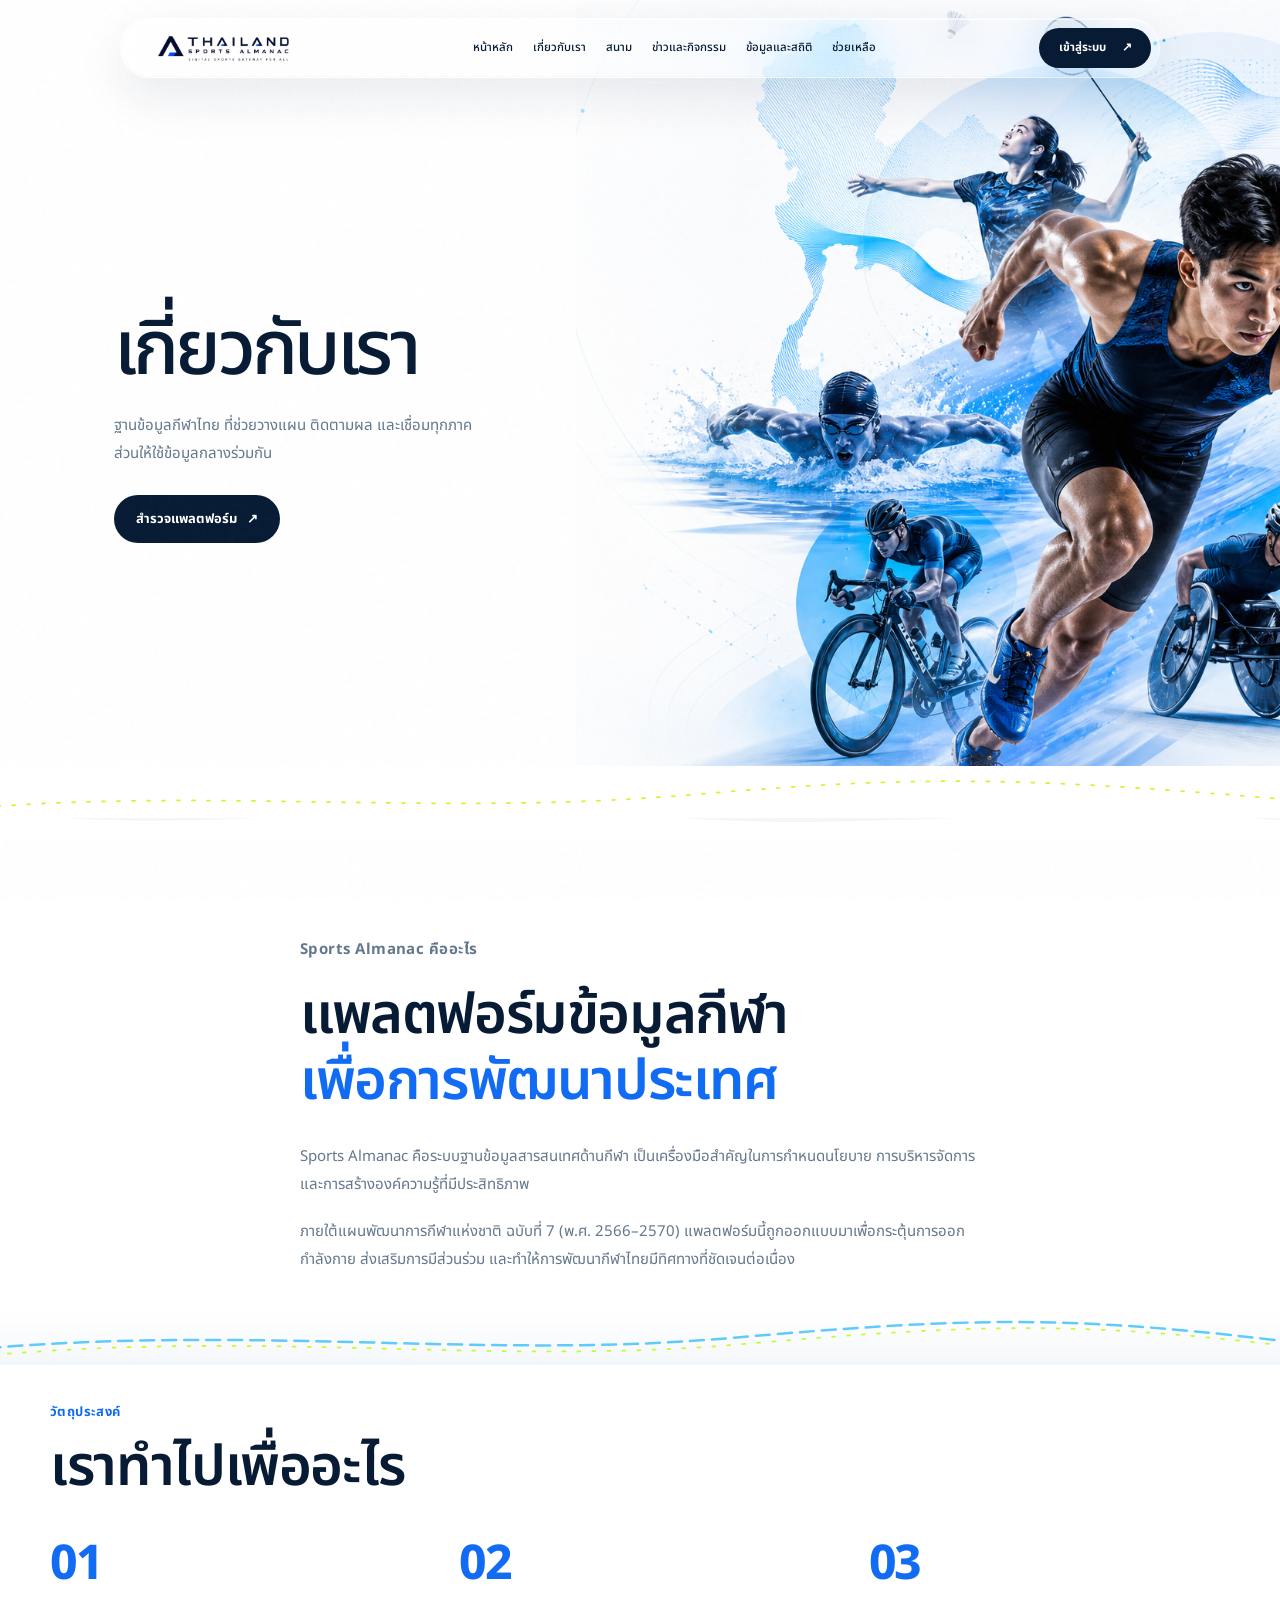
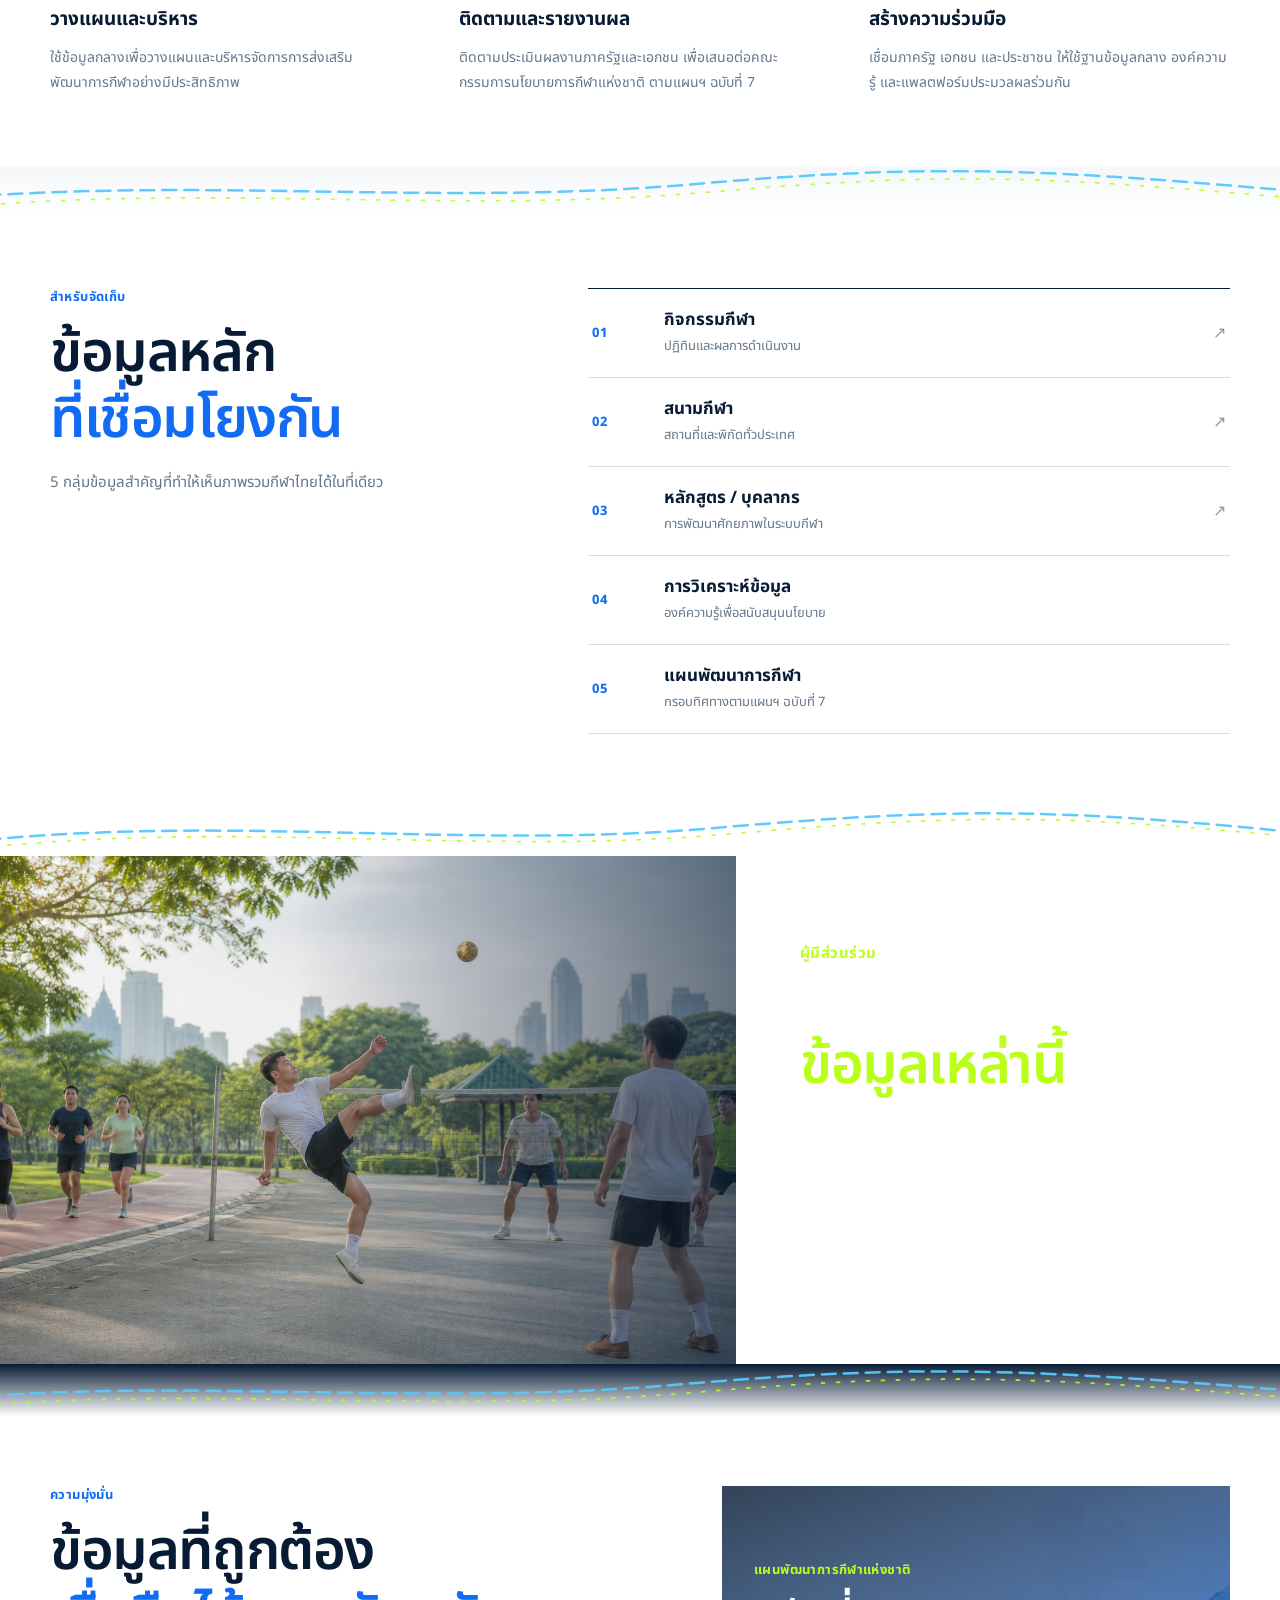
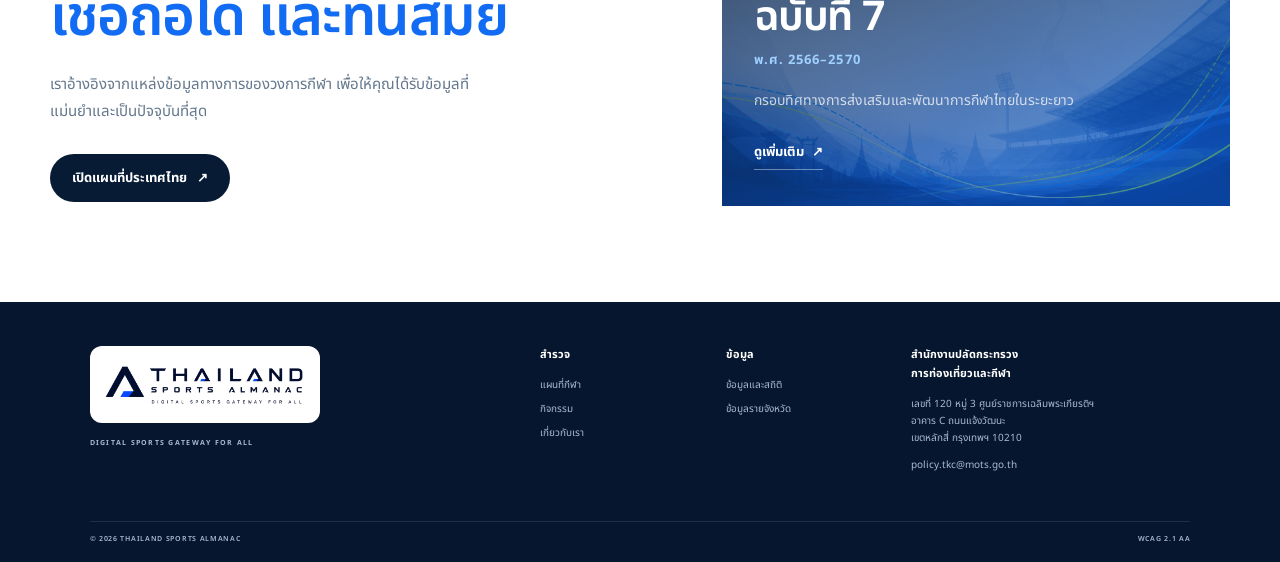
<file: abouts.html>
﻿<!doctype html>
<html lang="th">
<head>
  <meta charset="utf-8">
  <meta name="viewport" content="width=device-width,initial-scale=1">
  <script>
    if ('scrollRestoration' in history) history.scrollRestoration = 'manual';
    window.scrollTo(0, 0);
  </script>
  <meta name="description" content="เกี่ยวกับ Sports Almanac — ระบบฐานข้อมูลสารสนเทศด้านกีฬา ตามแผนพัฒนาการกีฬาแห่งชาติ ฉบับที่ 7">
  <meta name="theme-color" content="#ffffff">
  <meta property="og:title" content="เกี่ยวกับเรา — Thailand Sports Almanac">
  <meta property="og:description" content="ฐานข้อมูลกีฬาไทยที่เชื่อมโยงนโยบาย พื้นที่ และประชาชน">
  <meta property="og:image" content="assets/images/hero-editorial-v2.png">
  <title>เกี่ยวกับเรา — Thailand Sports Almanac</title>
  <link rel="icon" href="assets/images/logo-new-transparent.png" type="image/png">
  <link rel="preconnect" href="https://fonts.googleapis.com">
  <link rel="preconnect" href="https://fonts.gstatic.com" crossorigin>
  <link href="https://fonts.googleapis.com/css2?family=Noto+Sans+Thai:wght@300..900&display=swap" rel="stylesheet">
  <link rel="stylesheet" href="assets/site-nav.css?v=20260820-2">
<link rel="stylesheet" href="assets/visitor-gateway.css?v=20260820-35">
  <link rel="stylesheet" href="assets/design-language.css?v=20260820-4">
  <link rel="stylesheet" href="assets/abouts.css?v=20260820-8">
  <link rel="stylesheet" href="assets/login-modal.css?v=20260820-7">
  <link rel="stylesheet" href="assets/site-foundation.css?v=20260820-11">
</head>
<body id="top" class="abouts-page tpl-list">
  <a class="skip" href="#main">ข้ามไปยังเนื้อหาหลัก</a>
  <div class="noise" aria-hidden="true"></div>

  <header class="nav-shell">
    <a class="brand" href="index.html#top" aria-label="หน้าหลัก"><img src="assets/images/logo-new-transparent.png" alt="Thailand Sports Almanac"></a>
    <nav class="desktop-nav" aria-label="เมนูหลัก">
      <a class="nav-primary-link" href="index.html">หน้าหลัก</a>
      <a class="nav-primary-link" href="abouts.html" aria-current="page">เกี่ยวกับเรา</a>
      <div class="nav-group">
        <button class="nav-primary-link nav-dropdown-trigger" type="button" aria-expanded="false">สนาม <span>⌄</span></button>
        <div class="nav-dropdown venue-dropdown">
          <a href="venues.html?type=stadium">สนามกีฬา</a>
          <a href="venues.html?type=multipurpose">อาคารอเนกประสงค์</a>
          <a href="venues.html?type=public">ลานกีฬา / สวนสาธารณะ</a>
          <a href="venues.html?type=fitness">ฟิตเนส / ยิม</a>
          <a href="venues.html?type=training">ศูนย์ฝึกกีฬา</a>
          <a href="venues.html?type=science">ศูนย์วิทยาศาสตร์การกีฬา</a>
        </div>
      </div>
      <div class="nav-group">
        <button class="nav-primary-link nav-dropdown-trigger" type="button" aria-expanded="false">ข่าวและกิจกรรม <span>⌄</span></button>
        <div class="nav-dropdown compact-dropdown"><a href="index.html#gateway-services">ข่าวประกาศ</a><a href="activities.html">ปฏิทินกิจกรรม</a></div>
      </div>
      <div class="nav-group">
        <button class="nav-primary-link nav-dropdown-trigger" type="button" aria-expanded="false">ข้อมูลและสถิติ <span>⌄</span></button>
        <div class="nav-dropdown compact-dropdown stats-dropdown">
          <div class="nav-subgroup">
            <b>แดชบอร์ด</b>
            <a href="athletes.html">นักกีฬา / บุคลากร</a>
            <a href="results.html">ผลการแข่งขัน</a>
            <a href="overview.html">สรุปภาพรวม</a>
            <a href="provinces.html">ข้อมูลรายจังหวัด</a>
          </div>
          <a href="courses.html">หลักสูตรอบรม</a>
          <a href="index.html#story">คลังความรู้</a>
        </div>
      </div>
      <div class="nav-group">
        <button class="nav-primary-link nav-dropdown-trigger" type="button" aria-expanded="false">ช่วยเหลือ <span>⌄</span></button>
        <div class="nav-dropdown compact-dropdown"><a href="index.html#footer">คู่มือใช้งาน</a><a href="index.html#footer">คำถามที่พบบ่อย (FAQ)</a><a href="contact.html">ติดต่อเรา</a></div>
      </div>
    </nav>
    <div class="nav-actions"><a class="login" href="#login">เข้าสู่ระบบ <span>↗</span></a><button class="menu-button" type="button" aria-label="เปิดเมนูหลัก" aria-expanded="false" aria-controls="mobile-menu"><i></i><i></i></button></div>
    <div class="mobile-menu" id="mobile-menu">
      <a class="mobile-direct" href="index.html">หน้าหลัก</a>
      <a class="mobile-direct" href="abouts.html" aria-current="page">เกี่ยวกับเรา</a>
      <div class="mobile-accordion"><button class="mobile-accordion-trigger" type="button" aria-expanded="false">สนาม <span>＋</span></button><div class="mobile-submenu"><a href="venues.html?type=stadium">สนามกีฬา</a><a href="venues.html?type=multipurpose">อาคารอเนกประสงค์</a><a href="venues.html?type=public">ลานกีฬา / สวนสาธารณะ</a><a href="venues.html?type=fitness">ฟิตเนส / ยิม</a><a href="venues.html?type=training">ศูนย์ฝึกกีฬา</a><a href="venues.html?type=science">ศูนย์วิทยาศาสตร์การกีฬา</a></div></div>
      <div class="mobile-accordion"><button class="mobile-accordion-trigger" type="button" aria-expanded="false">ข่าวและกิจกรรม <span>＋</span></button><div class="mobile-submenu"><a href="index.html#gateway-services">ข่าวประกาศ</a><a href="activities.html">ปฏิทินกิจกรรม</a></div></div>
      <div class="mobile-accordion"><button class="mobile-accordion-trigger" type="button" aria-expanded="false">ข้อมูลและสถิติ <span>＋</span></button><div class="mobile-submenu"><b>แดชบอร์ด</b><a class="nav-nested" href="athletes.html">นักกีฬา / บุคลากร</a><a class="nav-nested" href="results.html">ผลการแข่งขัน</a><a class="nav-nested" href="overview.html">สรุปภาพรวม</a><a class="nav-nested" href="provinces.html">ข้อมูลรายจังหวัด</a><a href="courses.html">หลักสูตรอบรม</a><a href="index.html#story">คลังความรู้</a></div></div>
      <div class="mobile-accordion"><button class="mobile-accordion-trigger" type="button" aria-expanded="false">ช่วยเหลือ <span>＋</span></button><div class="mobile-submenu"><a href="index.html#footer">คู่มือใช้งาน</a><a href="index.html#footer">คำถามที่พบบ่อย (FAQ)</a><a href="contact.html">ติดต่อเรา</a></div></div>
    </div>
  </header>

  <main id="main">
    <!-- Beat 1: Hero split -->
    <section class="ab-hero dl-reveal" id="about-hero" aria-labelledby="about-hero-title">
      <div class="ab-hero-copy">
        <h1 id="about-hero-title">เกี่ยวกับเรา</h1>
        <p class="ab-lead">ฐานข้อมูลกีฬาไทย ที่ช่วยวางแผน ติดตามผล และเชื่อมทุกภาคส่วนให้ใช้ข้อมูลกลางร่วมกัน</p>
        <a class="ab-btn" href="index.html#nation">สำรวจแพลตฟอร์ม <span>↗</span></a>
      </div>
      <div class="ab-hero-visual" aria-hidden="true">
        <img src="assets/images/hero-editorial-v2.png" alt="" decoding="async" fetchpriority="high">
      </div>
    </section>

    <div class="dl-swoosh" aria-hidden="true" style="color:#fff">
      <svg viewBox="0 0 1440 64" preserveAspectRatio="none" focusable="false">
        <path fill="currentColor" d="M0,26 C240,64 480,0 720,30 C960,60 1200,10 1440,38 L1440,64 L0,64 Z"></path>
      </svg>
    </div>

    <!-- Beat 2: What is it — narrow prose -->
    <section class="ab-story dl-reveal" id="about-story" aria-labelledby="about-story-title">
      <div class="ab-prose-col">
        <p class="ab-kicker">Sports Almanac คืออะไร</p>
        <h2 id="about-story-title">แพลตฟอร์มข้อมูลกีฬา<br><em>เพื่อการพัฒนาประเทศ</em></h2>
        <p>Sports Almanac คือระบบฐานข้อมูลสารสนเทศด้านกีฬา เป็นเครื่องมือสำคัญในการกำหนดนโยบาย การบริหารจัดการ และการสร้างองค์ความรู้ที่มีประสิทธิภาพ</p>
        <p>ภายใต้แผนพัฒนาการกีฬาแห่งชาติ ฉบับที่ 7 (พ.ศ. 2566–2570) แพลตฟอร์มนี้ถูกออกแบบมาเพื่อกระตุ้นการออกกำลังกาย ส่งเสริมการมีส่วนร่วม และทำให้การพัฒนากีฬาไทยมีทิศทางที่ชัดเจนต่อเนื่อง</p>
      </div>
    </section>

    <!-- Beat 3: Objectives -->
    <section class="ab-goals dl-reveal" id="about-objectives" aria-labelledby="about-objectives-title">
      <div class="ab-shell">
        <header class="ab-section-head">
          <p class="ab-kicker">วัตถุประสงค์</p>
          <h2 id="about-objectives-title">เราทำไปเพื่ออะไร</h2>
        </header>
        <ol class="ab-goal-grid">
          <li>
            <span class="ab-num" aria-hidden="true">01</span>
            <h3>วางแผนและบริหาร</h3>
            <p>ใช้ข้อมูลกลางเพื่อวางแผนและบริหารจัดการการส่งเสริมพัฒนาการกีฬาอย่างมีประสิทธิภาพ</p>
          </li>
          <li>
            <span class="ab-num" aria-hidden="true">02</span>
            <h3>ติดตามและรายงานผล</h3>
            <p>ติดตามประเมินผลงานภาครัฐและเอกชน เพื่อเสนอต่อคณะกรรมการนโยบายการกีฬาแห่งชาติ ตามแผนฯ ฉบับที่ 7</p>
          </li>
          <li>
            <span class="ab-num" aria-hidden="true">03</span>
            <h3>สร้างความร่วมมือ</h3>
            <p>เชื่อมภาครัฐ เอกชน และประชาชน ให้ใช้ฐานข้อมูลกลาง องค์ความรู้ และแพลตฟอร์มประมวลผลร่วมกัน</p>
          </li>
        </ol>
      </div>
    </section>

    <!-- Beat 4a: Data layers as vertical list -->
    <section class="ab-data dl-reveal" id="about-store" aria-labelledby="about-store-title">
      <div class="ab-shell ab-data-layout">
        <header class="ab-section-head">
          <p class="ab-kicker">สำหรับจัดเก็บ</p>
          <h2 id="about-store-title">ข้อมูลหลัก<br><em>ที่เชื่อมโยงกัน</em></h2>
          <p class="ab-note">5 กลุ่มข้อมูลสำคัญที่ทำให้เห็นภาพรวมกีฬาไทยได้ในที่เดียว</p>
        </header>
        <ul class="ab-data-list">
          <li>
            <a href="activities.html">
              <i aria-hidden="true">01</i>
              <span><b>กิจกรรมกีฬา</b><small>ปฏิทินและผลการดำเนินงาน</small></span>
              <em>↗</em>
            </a>
          </li>
          <li>
            <a href="index.html#nation">
              <i aria-hidden="true">02</i>
              <span><b>สนามกีฬา</b><small>สถานที่และพิกัดทั่วประเทศ</small></span>
              <em>↗</em>
            </a>
          </li>
          <li>
            <a href="courses.html">
              <i aria-hidden="true">03</i>
              <span><b>หลักสูตร / บุคลากร</b><small>การพัฒนาศักยภาพในระบบกีฬา</small></span>
              <em>↗</em>
            </a>
          </li>
          <li>
            <div>
              <i aria-hidden="true">04</i>
              <span><b>การวิเคราะห์ข้อมูล</b><small>องค์ความรู้เพื่อสนับสนุนนโยบาย</small></span>
            </div>
          </li>
          <li>
            <div>
              <i aria-hidden="true">05</i>
              <span><b>แผนพัฒนาการกีฬา</b><small>กรอบทิศทางตามแผนฯ ฉบับที่ 7</small></span>
            </div>
          </li>
        </ul>
      </div>
    </section>

    <!-- Beat 4b: People — human touch full bleed -->
    <section class="ab-people dl-reveal" id="about-people" aria-labelledby="about-people-title">
      <div class="ab-people-media" aria-hidden="true">
        <img src="assets/images/about-human.jpg" alt="" decoding="async">
      </div>
      <div class="ab-people-copy">
        <p class="ab-kicker">ผู้มีส่วนร่วม</p>
        <h2 id="about-people-title">ใครช่วยขับเคลื่อน<br><em>ข้อมูลเหล่านี้</em></h2>
        <p>ผู้มีส่วนร่วมในโครงการคือเจ้าของข้อมูล โดยมีหน่วยงานที่กำกับดูแลเป็นผู้ขับเคลื่อน เพื่อนำเข้าข้อมูลอย่างบูรณาการ</p>
        <ul class="ab-people-tags">
          <li>หน่วยงานภาครัฐ</li>
          <li>ภาคเอกชนและสมาคมกีฬา</li>
          <li>ประชาชนผู้ใช้ข้อมูล</li>
        </ul>
      </div>
    </section>

    <!-- Beat 5: Promise + plan + single CTA -->
    <section class="ab-close dl-reveal" id="about-promise" aria-labelledby="about-promise-title">
      <div class="ab-shell ab-close-grid">
        <div class="ab-close-copy">
          <p class="ab-kicker">ความมุ่งมั่น</p>
          <h2 id="about-promise-title">ข้อมูลที่ถูกต้อง<br><em>เชื่อถือได้ และทันสมัย</em></h2>
          <p>เราอ้างอิงจากแหล่งข้อมูลทางการของวงการกีฬา เพื่อให้คุณได้รับข้อมูลที่แม่นยำและเป็นปัจจุบันที่สุด</p>
          <a class="ab-btn" href="index.html#nation">เปิดแผนที่ประเทศไทย <span>↗</span></a>
        </div>
        <aside class="ab-plan">
          <p class="ab-kicker ab-kicker-on-dark">แผนพัฒนาการกีฬาแห่งชาติ</p>
          <h3>ฉบับที่ 7</h3>
          <p class="ab-plan-years">พ.ศ. 2566–2570</p>
          <p>กรอบทิศทางการส่งเสริมและพัฒนาการกีฬาไทยในระยะยาว</p>
          <a href="https://www.mots.go.th/" target="_blank" rel="noopener noreferrer">ดูเพิ่มเติม <span>↗</span></a>
        </aside>
      </div>
    </section>
  </main>

  <footer id="footer">
    <div class="footer-brand"><img src="assets/images/logo-new-transparent.png" alt="Thailand Sports Almanac"><p>DIGITAL SPORTS GATEWAY FOR ALL</p></div>
    <div><h3>สำรวจ</h3><a href="index.html#nation">แผนที่กีฬา</a><a href="index.html#gateway-services">กิจกรรม</a><a href="abouts.html">เกี่ยวกับเรา</a></div>
    <div><h3>ข้อมูล</h3><a href="dashboard.html">ข้อมูลและสถิติ</a><a href="provinces.html">ข้อมูลรายจังหวัด</a></div>
    <address><h3>สำนักงานปลัดกระทรวง<br>การท่องเที่ยวและกีฬา</h3><p>เลขที่ 120 หมู่ 3 ศูนย์ราชการเฉลิมพระเกียรติฯ<br>อาคาร C ถนนแจ้งวัฒนะ<br>เขตหลักสี่ กรุงเทพฯ 10210</p><a href="mailto:policy.tkc@mots.go.th">policy.tkc@mots.go.th</a></address>
    <div class="footer-bottom"><span>© 2026 THAILAND SPORTS ALMANAC</span><span>WCAG 2.1 AA</span></div>
  </footer>

  <script src="assets/design-language.js?v=20260820-1"></script>
  <script src="assets/abouts.js?v=20260820-6"></script>
  <script>
    window.DesignLanguage?.wireReveals('.dl-reveal');
  </script>
  <script src="assets/portal-nav.js?v=20260820-4"></script>
  <script src="assets/login-modal.js?v=20260820-7"></script>
</body>
</html>
</file>
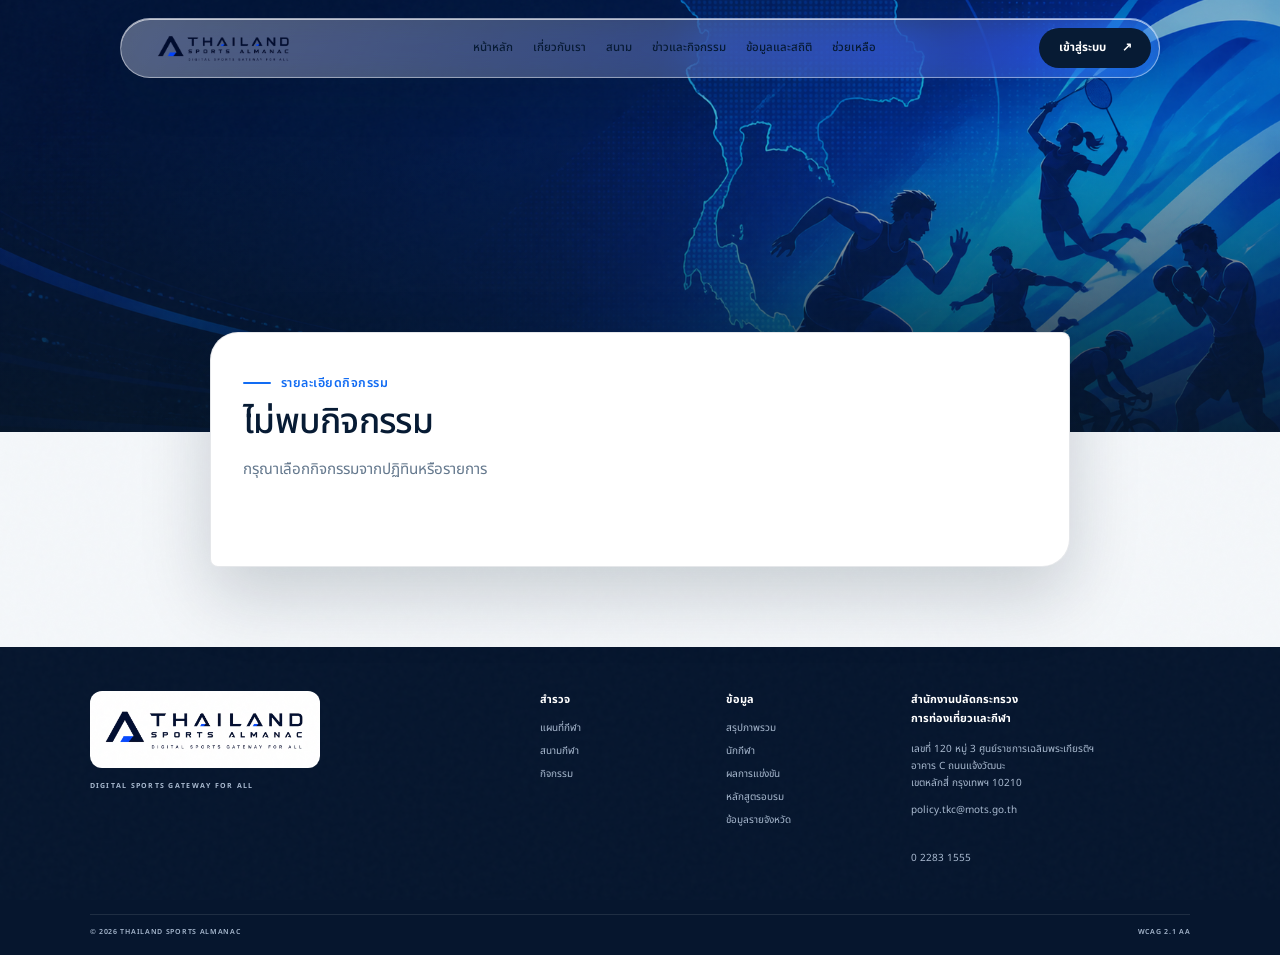
<file: activity.html>
﻿<!doctype html>
<html lang="th">
<head>
  <meta charset="utf-8">
  <meta name="viewport" content="width=device-width,initial-scale=1">
  <script>
    if ('scrollRestoration' in history) history.scrollRestoration = 'manual';
    window.scrollTo(0, 0);
  </script>
  <meta name="description" content="รายละเอียดกิจกรรมกีฬา">
  <meta name="theme-color" content="#0a2744">
  <title>รายละเอียดกิจกรรม — Thailand Sports Almanac</title>
  <link rel="icon" href="assets/images/logo-new-transparent.png" type="image/png">
  <link rel="preconnect" href="https://fonts.googleapis.com">
  <link rel="preconnect" href="https://fonts.gstatic.com" crossorigin>
  <link href="https://fonts.googleapis.com/css2?family=Noto+Sans+Thai:wght@300..900&display=swap" rel="stylesheet">
  <link rel="stylesheet" href="assets/site-nav.css?v=20260820-2">
<link rel="stylesheet" href="assets/visitor-gateway.css?v=20260820-38">
  <link rel="stylesheet" href="assets/portal.css?v=20260820-2">
  <link rel="stylesheet" href="assets/login-modal.css?v=20260820-7">
  <link rel="stylesheet" href="assets/site-foundation.css?v=20260820-11">
</head>
<body id="top" class="portal-page activity-detail-page tpl-detail-map">
  <a class="skip" href="#main">ข้ามไปยังเนื้อหาหลัก</a>
  <div class="noise" aria-hidden="true"></div>
  <header class="nav-shell">
    <a class="brand" href="index.html#top" aria-label="หน้าหลัก"><img src="assets/images/logo-new-transparent.png" alt="Thailand Sports Almanac"></a>
    <nav class="desktop-nav" aria-label="เมนูหลัก">
      <a class="nav-primary-link" href="index.html">หน้าหลัก</a>
      <a class="nav-primary-link" href="abouts.html">เกี่ยวกับเรา</a>
      <div class="nav-group">
        <button class="nav-primary-link nav-dropdown-trigger" type="button" aria-expanded="false">สนาม <span>⌄</span></button>
        <div class="nav-dropdown venue-dropdown">
          <a href="venues.html?type=stadium">สนามกีฬา</a>
          <a href="venues.html?type=multipurpose">อาคารอเนกประสงค์</a>
          <a href="venues.html?type=public">ลานกีฬา / สวนสาธารณะ</a>
          <a href="venues.html?type=fitness">ฟิตเนส / ยิม</a>
          <a href="venues.html?type=training">ศูนย์ฝึกกีฬา</a>
          <a href="venues.html?type=science">ศูนย์วิทยาศาสตร์การกีฬา</a>
        </div>
      </div>
      <div class="nav-group">
        <button class="nav-primary-link nav-dropdown-trigger" type="button" aria-expanded="false" aria-current="true">ข่าวและกิจกรรม <span>⌄</span></button>
        <div class="nav-dropdown compact-dropdown"><a href="index.html#gateway-services">ข่าวประกาศ</a><a href="activities.html">ปฏิทินกิจกรรม</a></div>
      </div>
      <div class="nav-group">
        <button class="nav-primary-link nav-dropdown-trigger" type="button" aria-expanded="false">ข้อมูลและสถิติ <span>⌄</span></button>
        <div class="nav-dropdown compact-dropdown stats-dropdown">
          <div class="nav-subgroup">
            <b>แดชบอร์ด</b>
            <a href="athletes.html">นักกีฬา / บุคลากร</a>
            <a href="results.html">ผลการแข่งขัน</a>
            <a href="overview.html">สรุปภาพรวม</a>
            <a href="provinces.html">ข้อมูลรายจังหวัด</a>
          </div>
          <a href="courses.html">หลักสูตรอบรม</a>
          <a href="index.html#story">คลังความรู้</a>
        </div>
      </div>
      <div class="nav-group">
        <button class="nav-primary-link nav-dropdown-trigger" type="button" aria-expanded="false">ช่วยเหลือ <span>⌄</span></button>
        <div class="nav-dropdown compact-dropdown"><a href="index.html#footer">คู่มือใช้งาน</a><a href="index.html#footer">คำถามที่พบบ่อย (FAQ)</a><a href="contact.html">ติดต่อเรา</a></div>
      </div>
    </nav>
    <div class="nav-actions"><a class="login" href="#login">เข้าสู่ระบบ <span>↗</span></a><button class="menu-button" type="button" aria-label="เปิดเมนูหลัก" aria-expanded="false" aria-controls="mobile-menu"><i></i><i></i></button></div>
    <div class="mobile-menu" id="mobile-menu">
      <a class="mobile-direct" href="index.html">หน้าหลัก</a>
      <a class="mobile-direct" href="abouts.html">เกี่ยวกับเรา</a>
      <div class="mobile-accordion"><button class="mobile-accordion-trigger" type="button" aria-expanded="false">สนาม <span>＋</span></button><div class="mobile-submenu"><a href="venues.html?type=stadium">สนามกีฬา</a><a href="venues.html?type=multipurpose">อาคารอเนกประสงค์</a><a href="venues.html?type=public">ลานกีฬา / สวนสาธารณะ</a><a href="venues.html?type=fitness">ฟิตเนส / ยิม</a><a href="venues.html?type=training">ศูนย์ฝึกกีฬา</a><a href="venues.html?type=science">ศูนย์วิทยาศาสตร์การกีฬา</a></div></div>
      <div class="mobile-accordion"><button class="mobile-accordion-trigger" type="button" aria-expanded="false">ข่าวและกิจกรรม <span>＋</span></button><div class="mobile-submenu"><a href="index.html#gateway-services">ข่าวประกาศ</a><a href="activities.html">ปฏิทินกิจกรรม</a></div></div>
      <div class="mobile-accordion"><button class="mobile-accordion-trigger" type="button" aria-expanded="false">ข้อมูลและสถิติ <span>＋</span></button><div class="mobile-submenu"><b>แดชบอร์ด</b><a class="nav-nested" href="athletes.html">นักกีฬา / บุคลากร</a><a class="nav-nested" href="results.html">ผลการแข่งขัน</a><a class="nav-nested" href="overview.html">สรุปภาพรวม</a><a class="nav-nested" href="provinces.html">ข้อมูลรายจังหวัด</a><a href="courses.html">หลักสูตรอบรม</a><a href="index.html#story">คลังความรู้</a></div></div>
      <div class="mobile-accordion"><button class="mobile-accordion-trigger" type="button" aria-expanded="false">ช่วยเหลือ <span>＋</span></button><div class="mobile-submenu"><a href="index.html#footer">คู่มือใช้งาน</a><a href="index.html#footer">คำถามที่พบบ่อย (FAQ)</a><a href="contact.html">ติดต่อเรา</a></div></div>
    </div>
  </header>
  <main id="main">
    <div class="fp-detail-hero"><img id="act-hero-img" src="assets/images/hero-sports-thailand.png" alt=""></div>
    <article class="fp-detail-sheet fp-reveal">
      <p class="fp-eyebrow">รายละเอียดกิจกรรม</p>
      <h1 id="act-title">กำลังโหลด…</h1>
      <p class="fp-lead" id="act-lead"></p>
      <dl class="fp-facts" id="act-meta"></dl>
      <div class="fp-detail-body" id="act-body"></div>
      <div id="act-actions" class="fp-cta-row"></div>
    </article>
  </main>

  <footer id="footer">
    <div class="footer-brand"><img src="assets/images/logo-new-transparent.png" alt="Thailand Sports Almanac"><p>DIGITAL SPORTS GATEWAY FOR ALL</p></div>
    <div><h3>สำรวจ</h3><a href="index.html#nation">แผนที่กีฬา</a><a href="venues.html">สนามกีฬา</a><a href="activities.html">กิจกรรม</a></div>
    <div><h3>ข้อมูล</h3><a href="overview.html">สรุปภาพรวม</a><a href="athletes.html">นักกีฬา</a><a href="results.html">ผลการแข่งขัน</a><a href="courses.html">หลักสูตรอบรม</a><a href="provinces.html">ข้อมูลรายจังหวัด</a></div>
    <address><h3>สำนักงานปลัดกระทรวง<br>การท่องเที่ยวและกีฬา</h3><p>เลขที่ 120 หมู่ 3 ศูนย์ราชการเฉลิมพระเกียรติฯ<br>อาคาร C ถนนแจ้งวัฒนะ<br>เขตหลักสี่ กรุงเทพฯ 10210</p><a href="mailto:policy.tkc@mots.go.th">policy.tkc@mots.go.th</a><br><a href="tel:022831555">0 2283 1555</a></address>
    <div class="footer-bottom"><span>© 2026 THAILAND SPORTS ALMANAC</span><span>WCAG 2.1 AA</span></div>
  </footer>

  <script src="assets/design-language.js?v=20260820-3"></script>
  <script src="assets/portal-nav.js?v=20260820-4"></script>
  <script src="assets/login-modal.js?v=20260820-7"></script>
  <script src="assets/activity.js?v=20260820-2"></script>
</body>
</html>
</file>
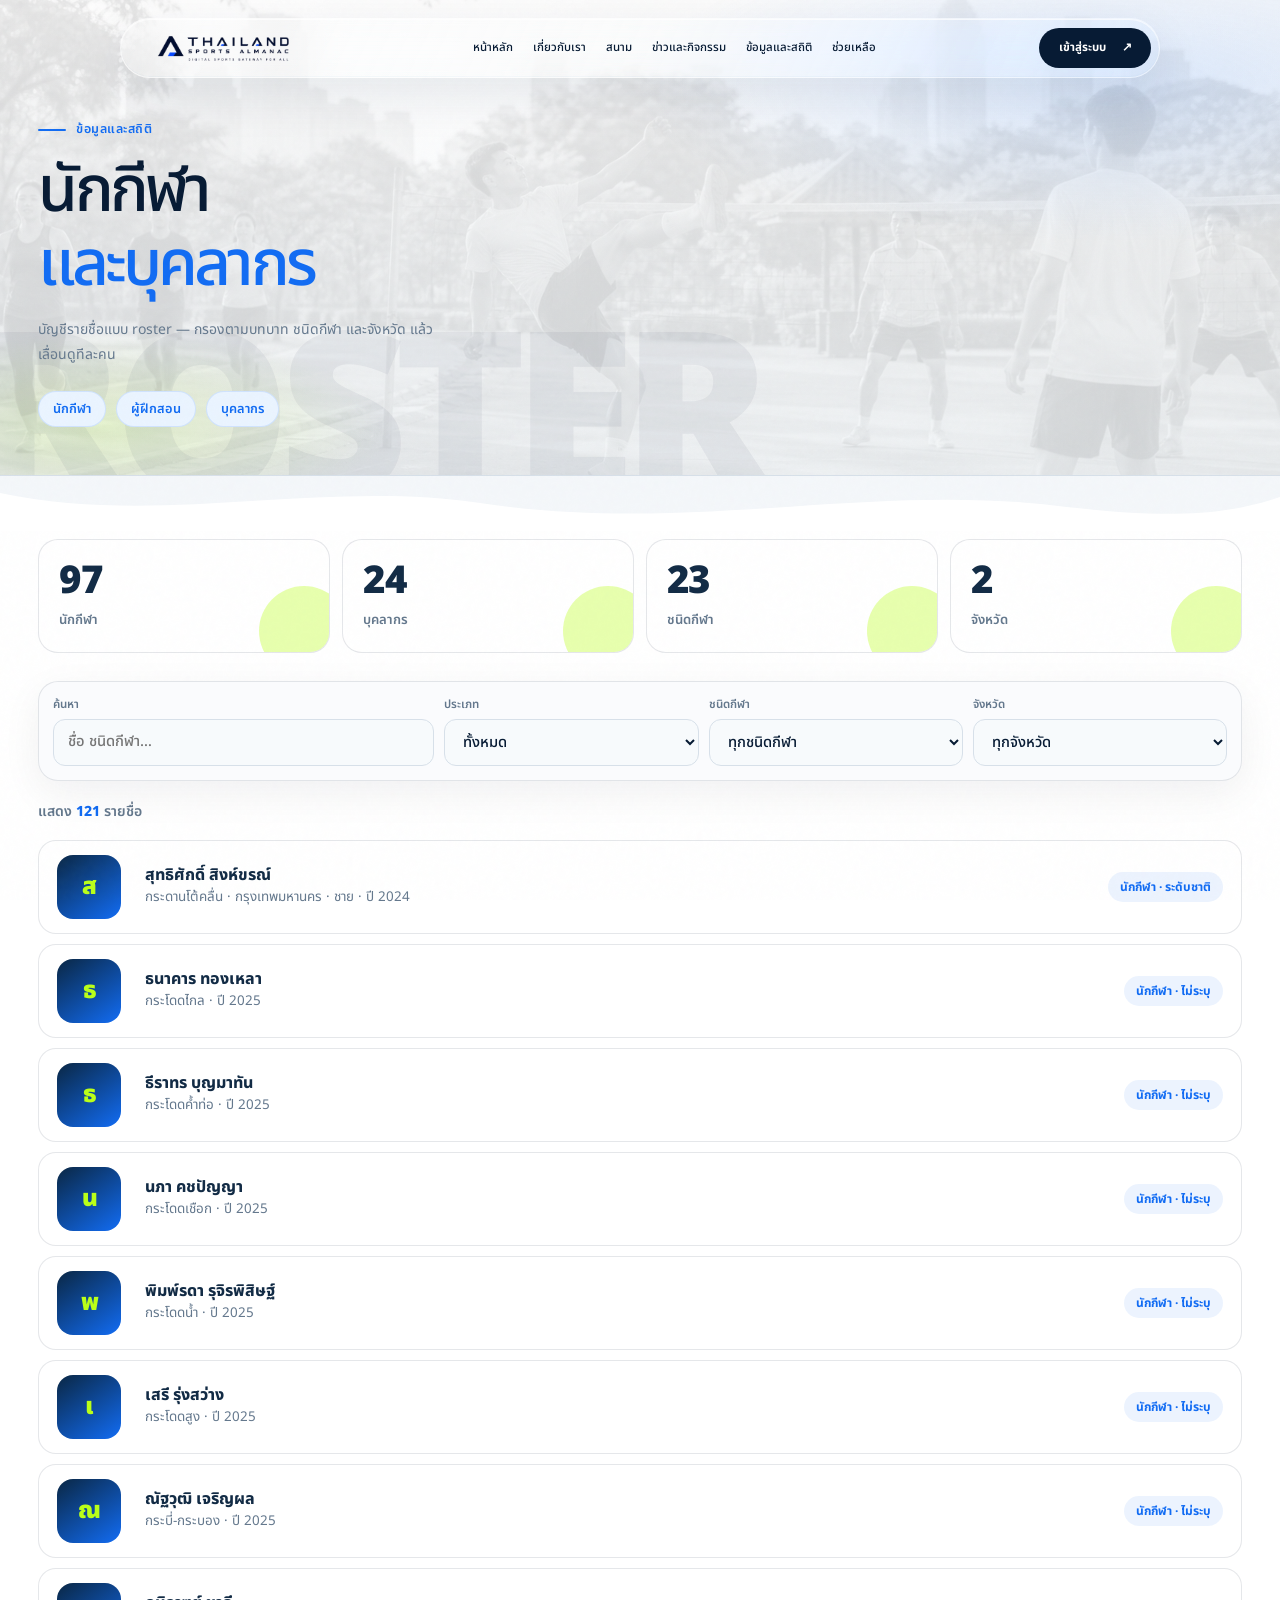
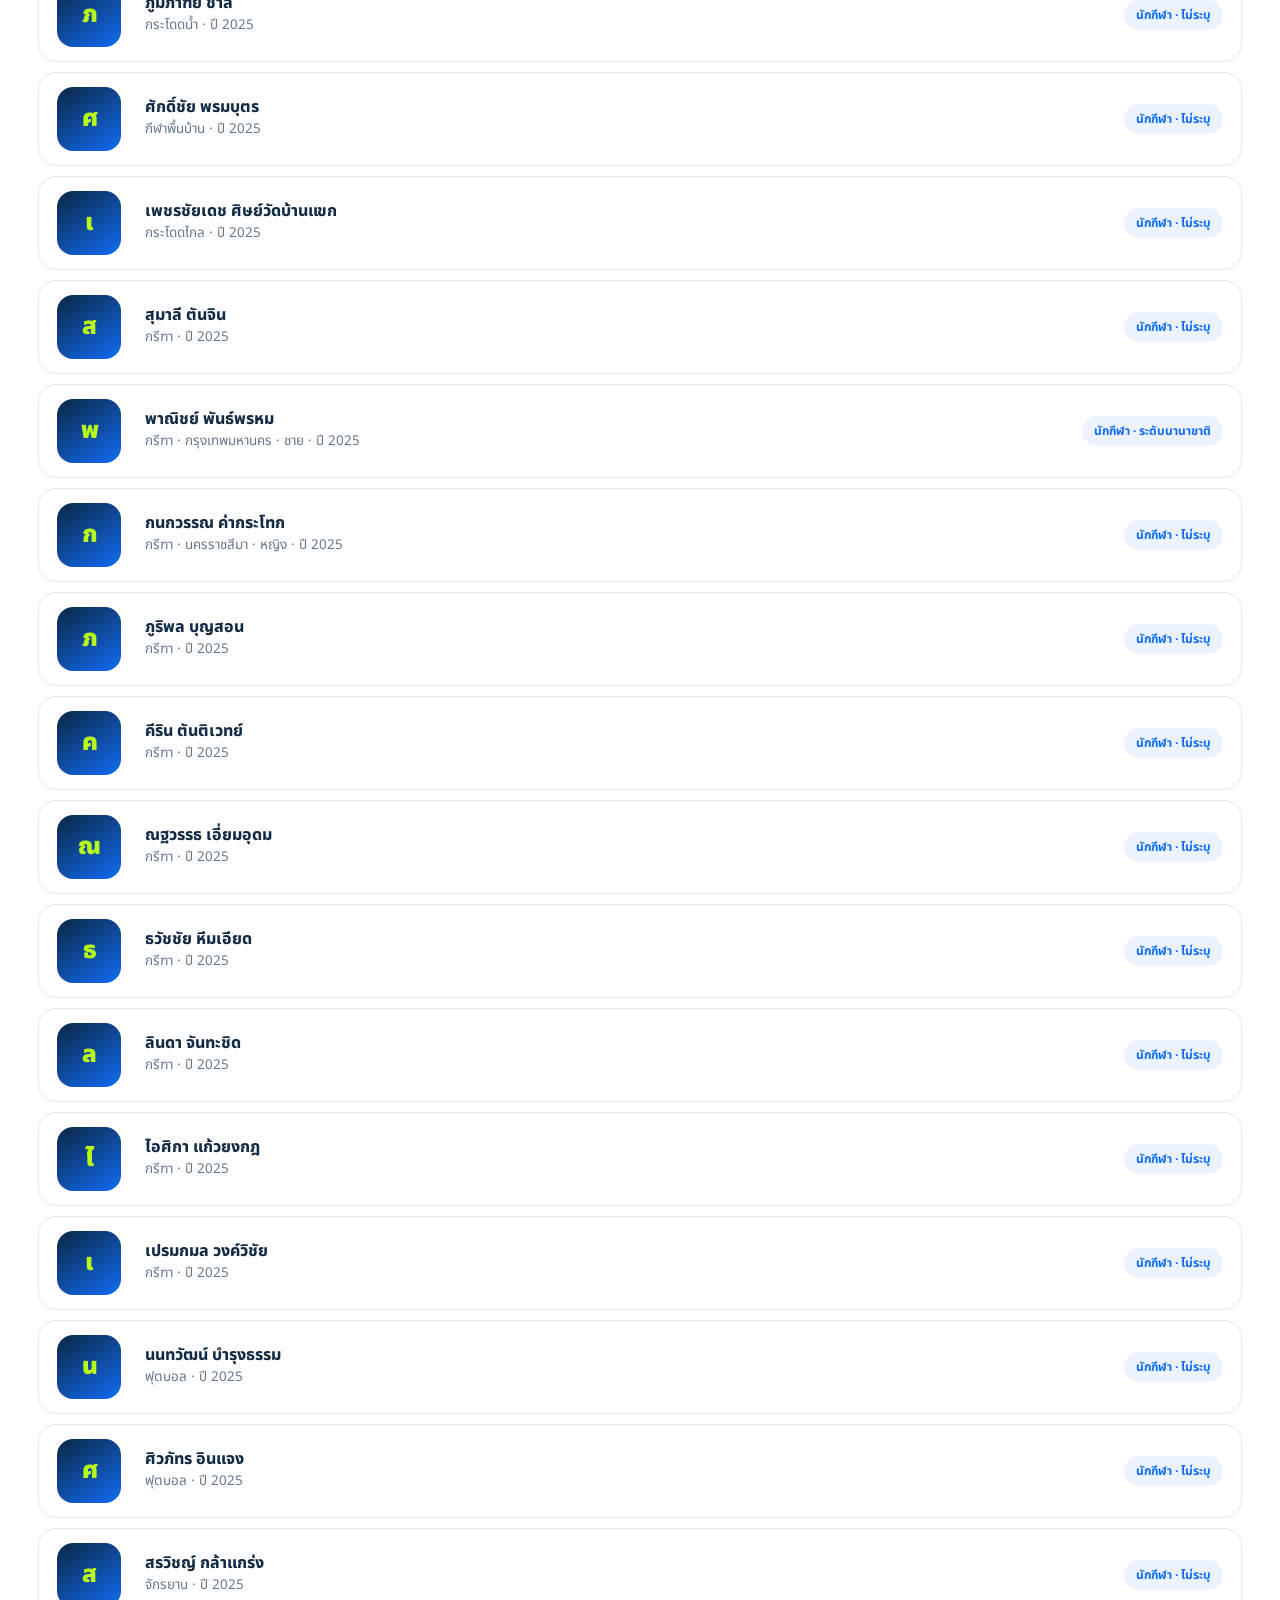
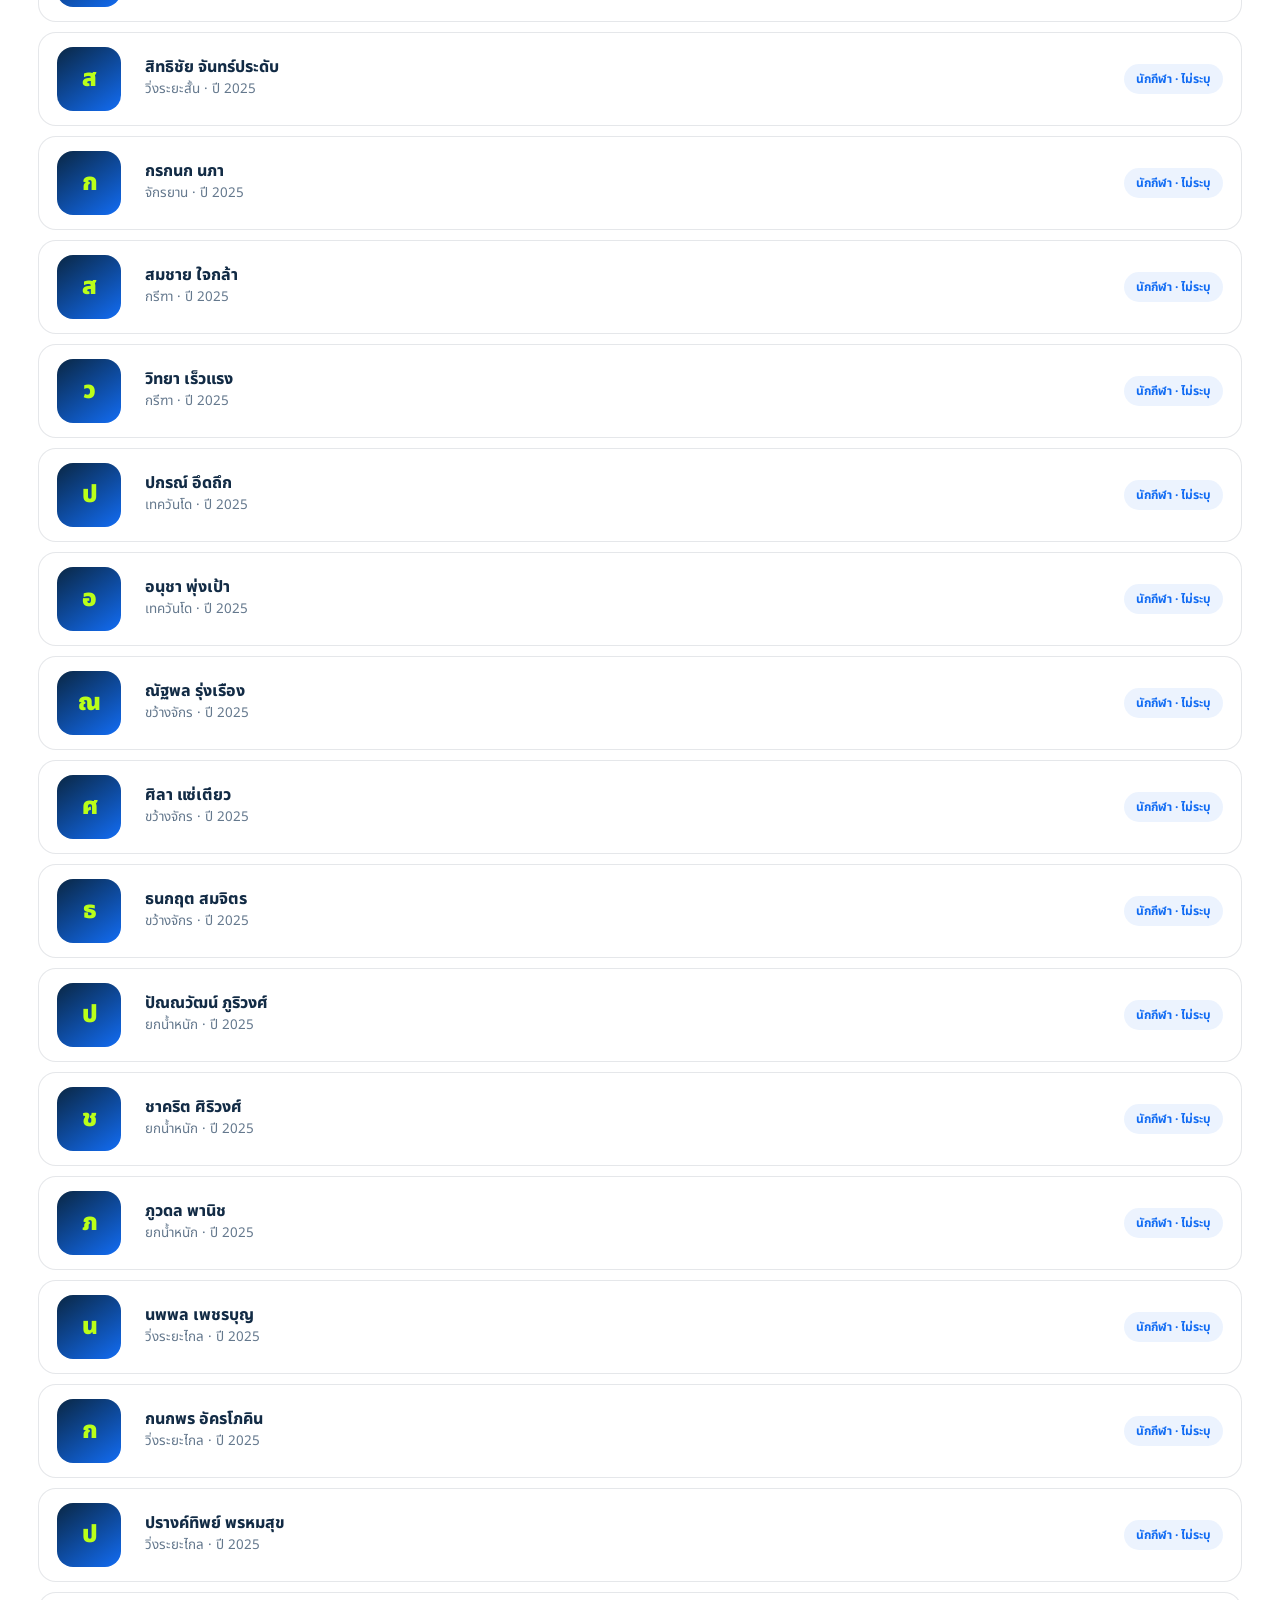
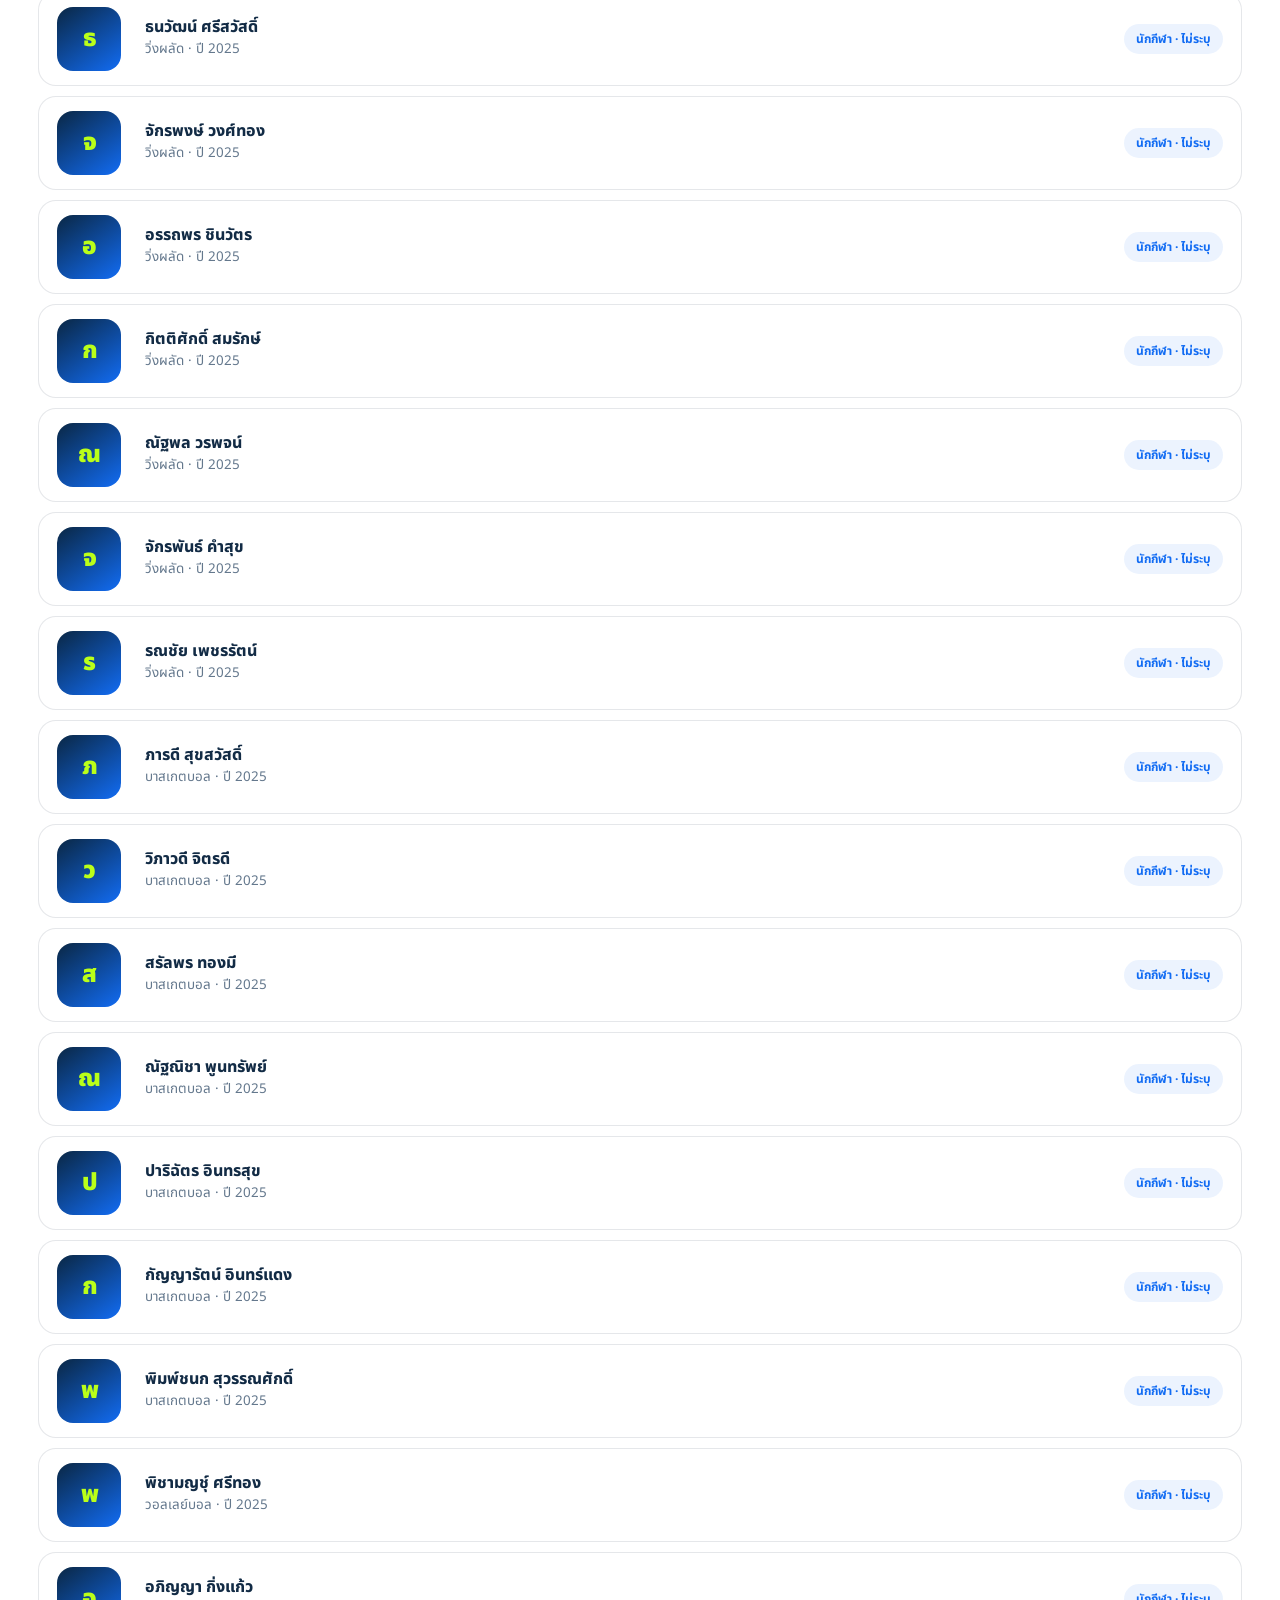
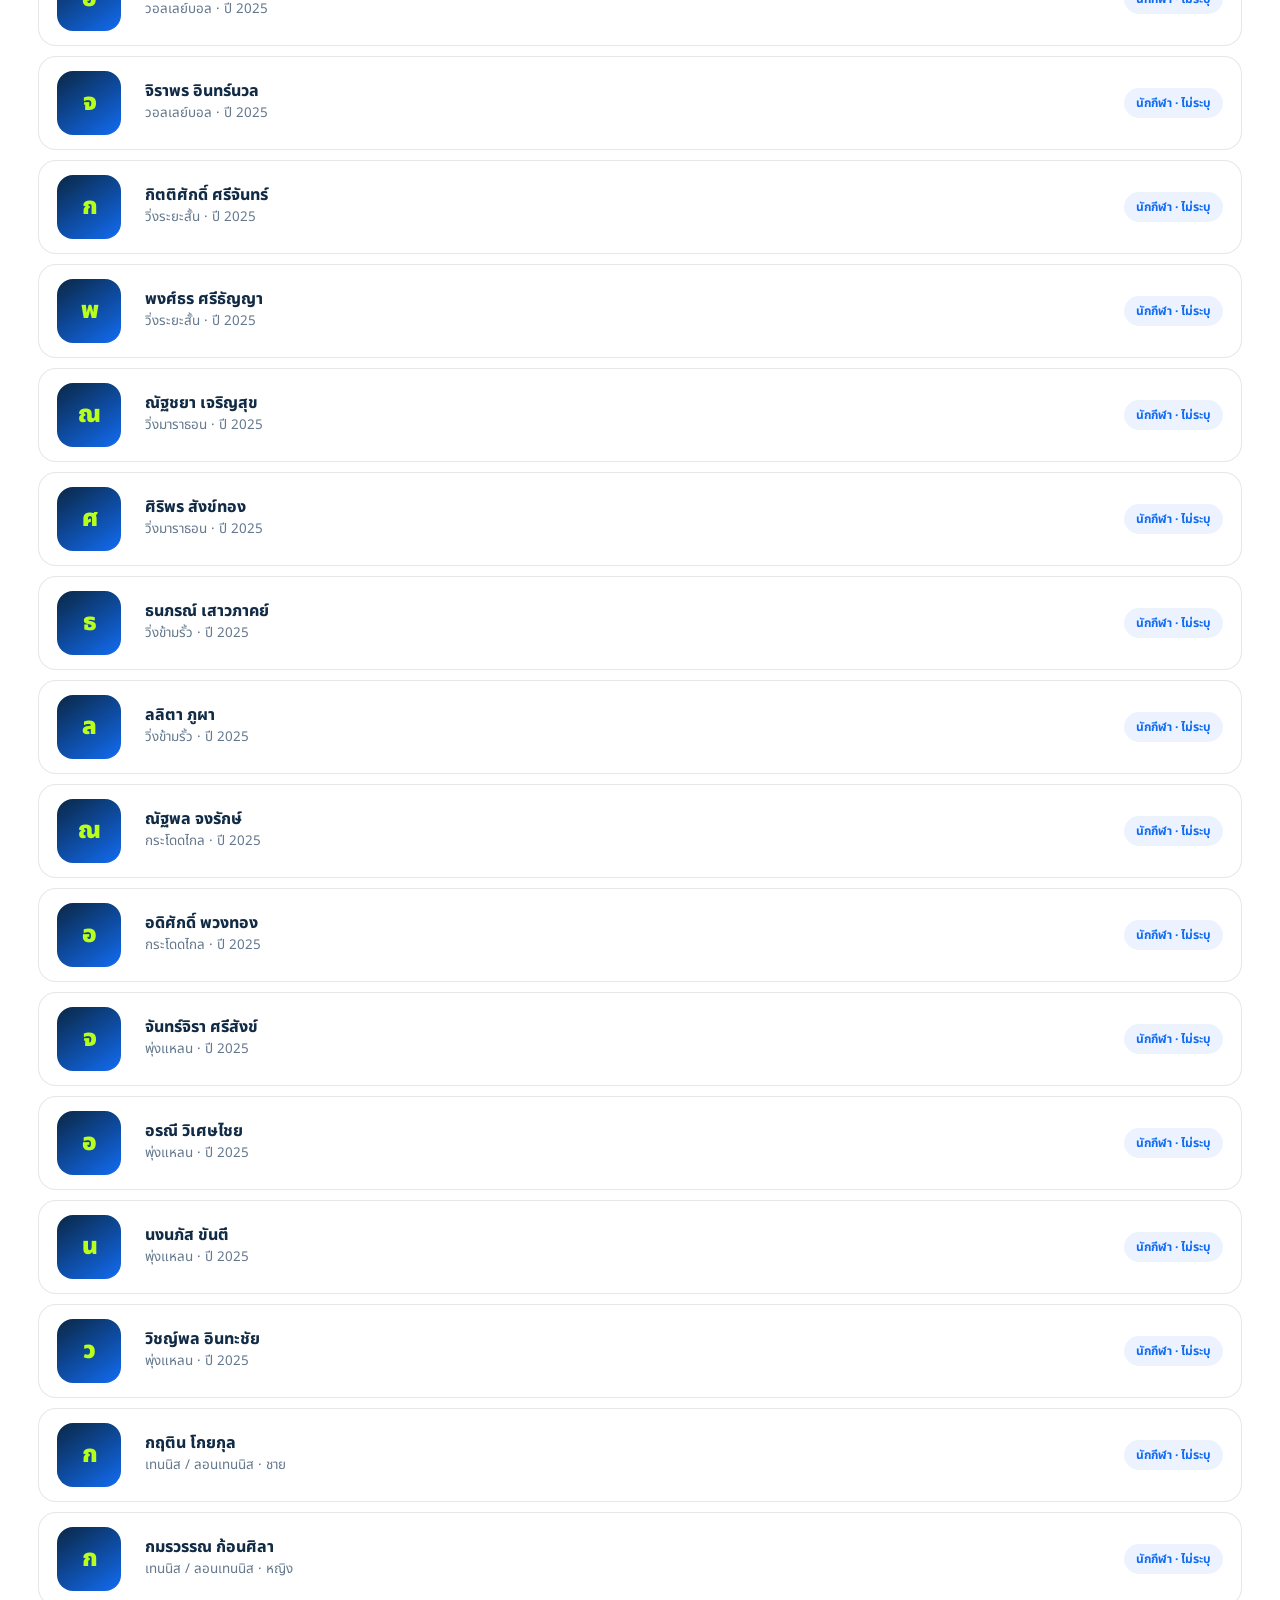
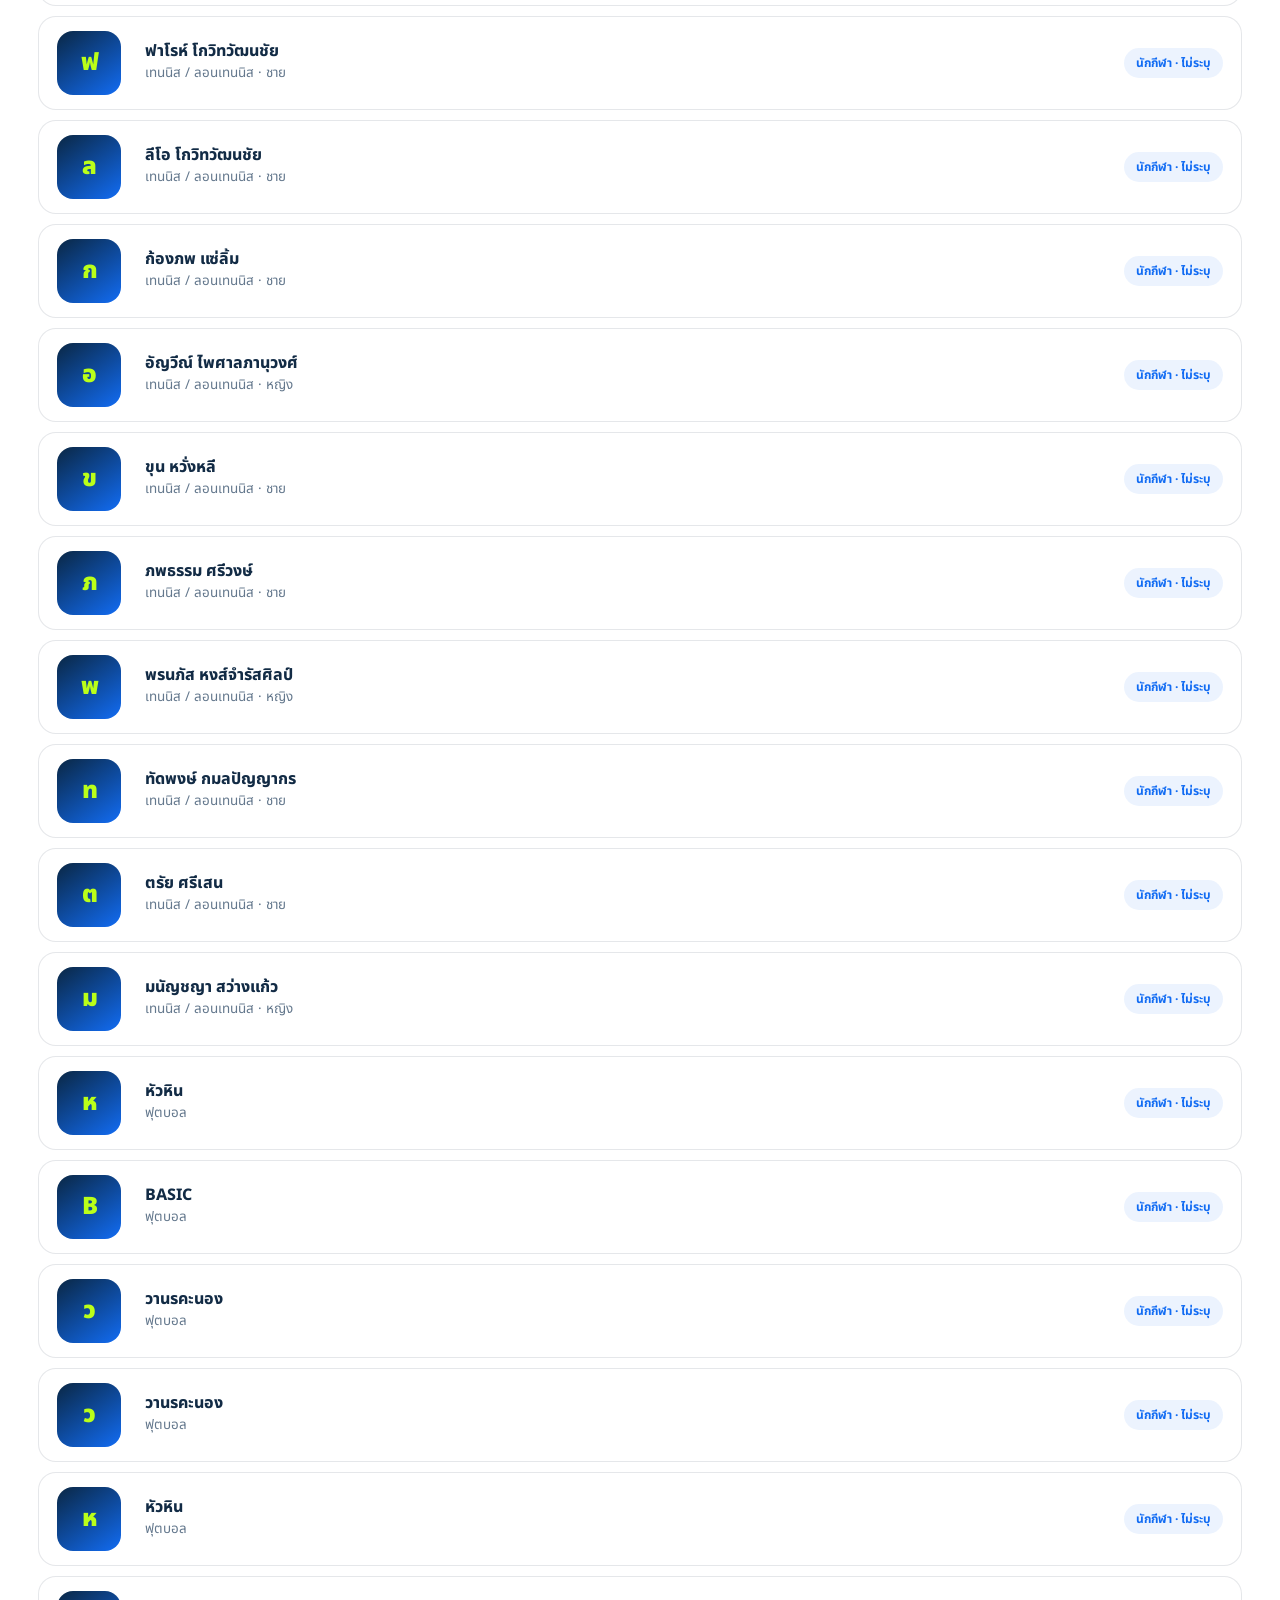
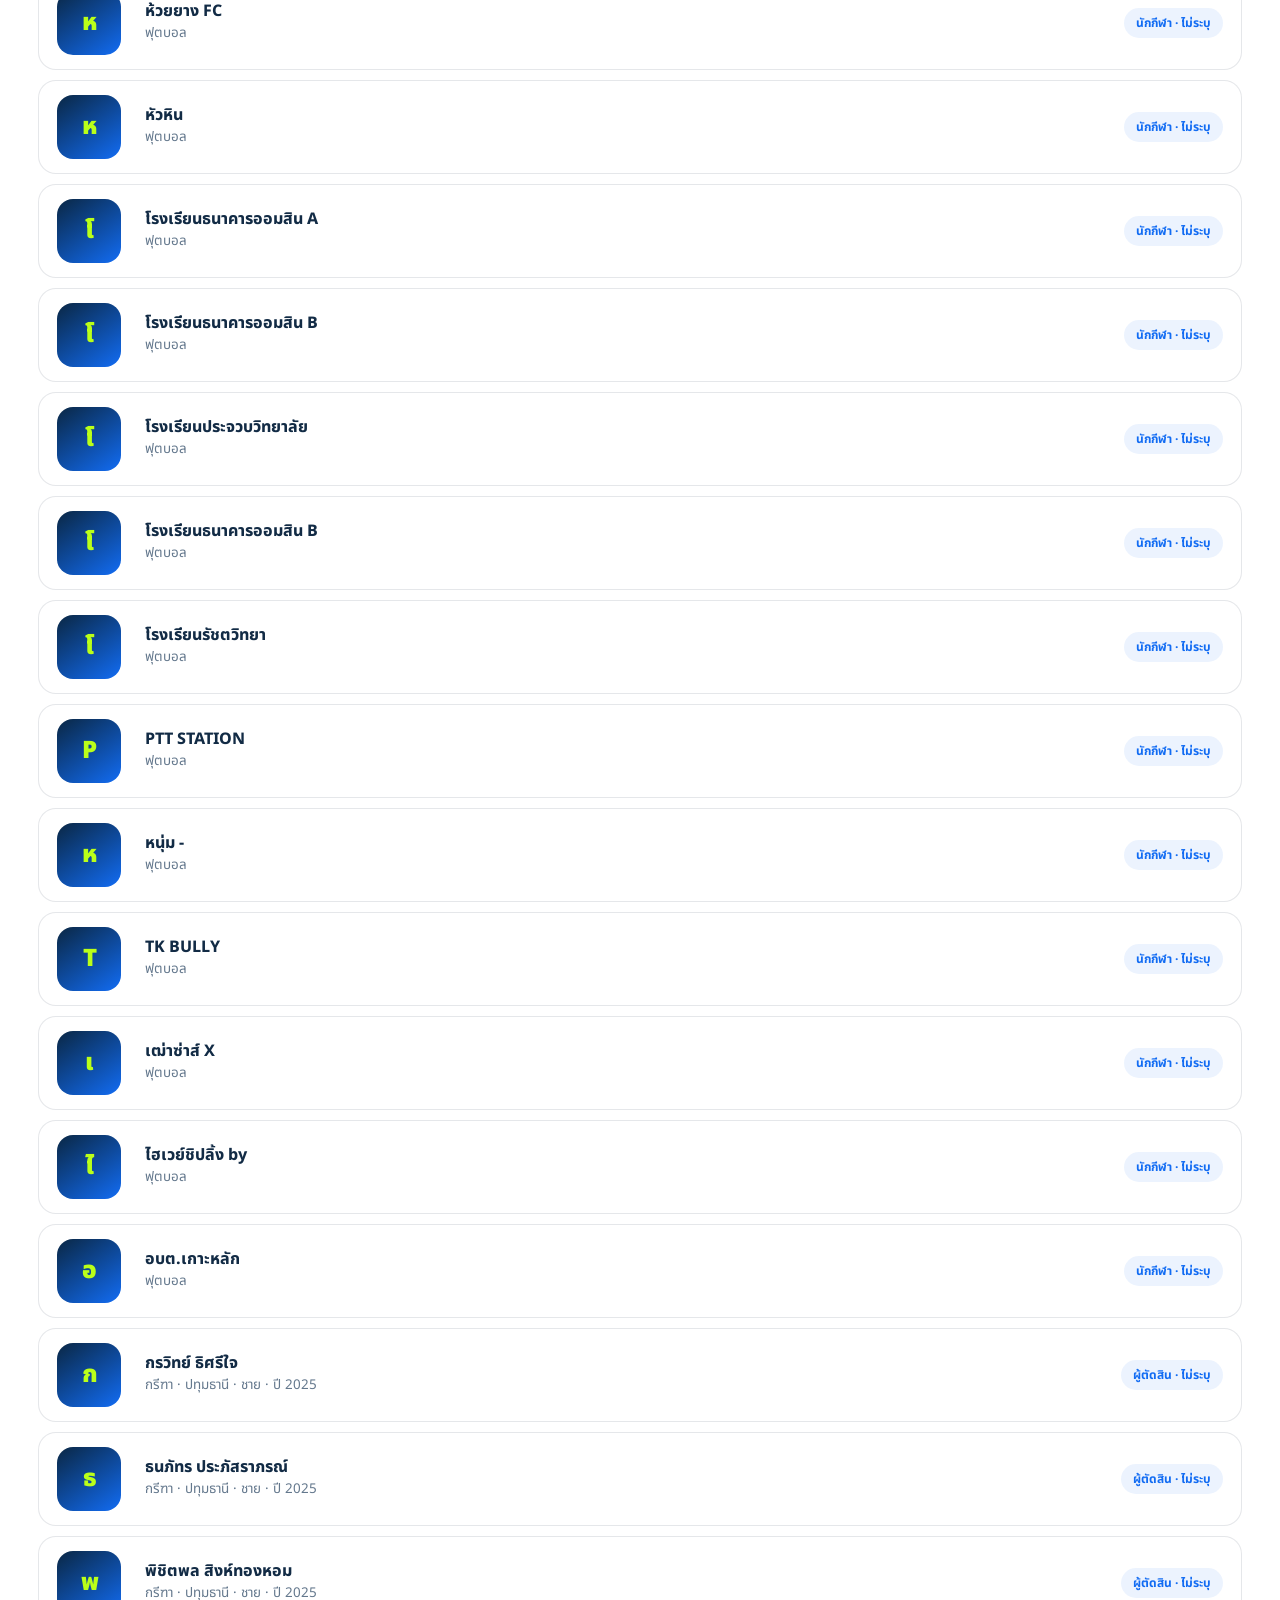
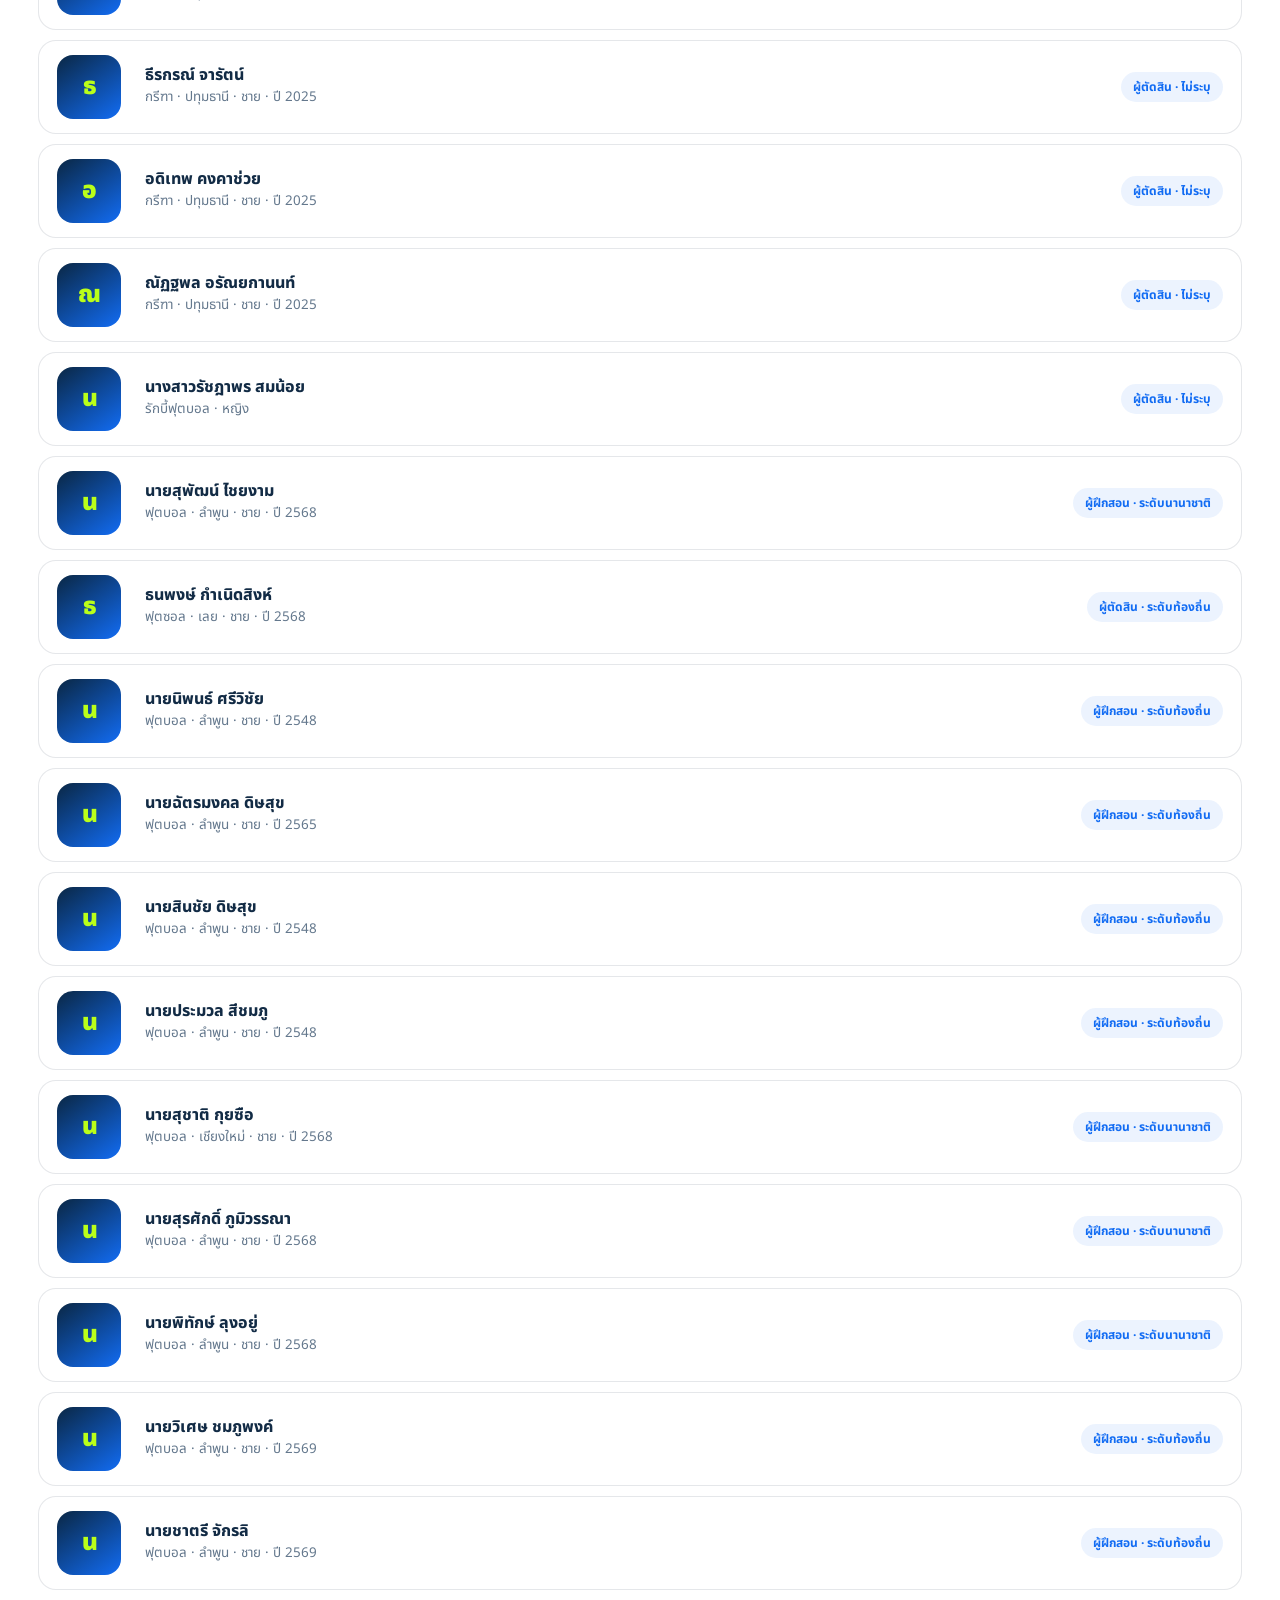
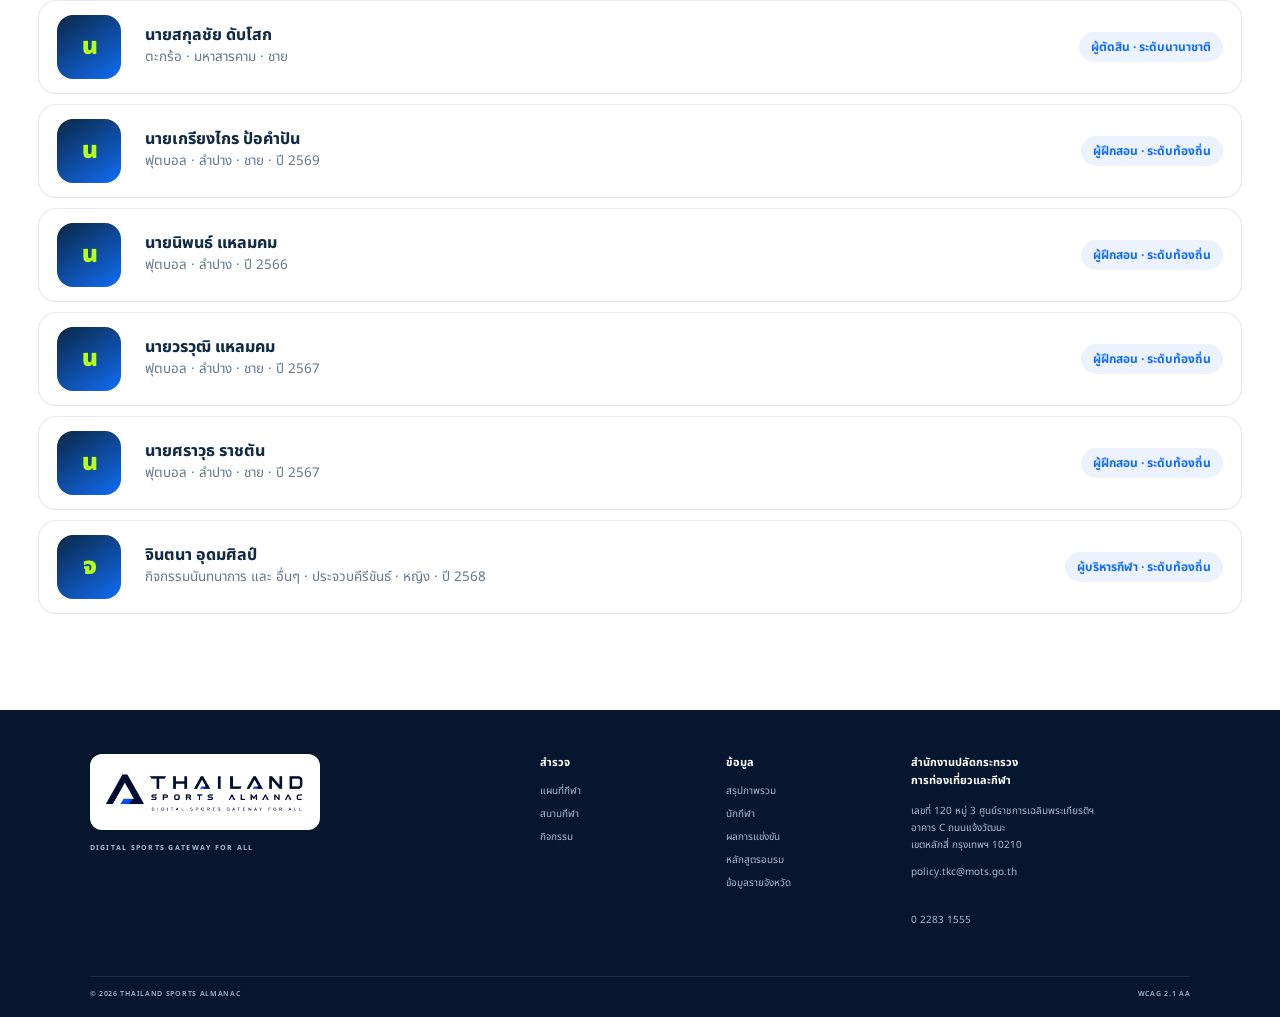
<file: athletes.html>
﻿<!doctype html>
<html lang="th">
<head>
  <meta charset="utf-8">
  <meta name="viewport" content="width=device-width,initial-scale=1">
  <script>
    if ('scrollRestoration' in history) history.scrollRestoration = 'manual';
    window.scrollTo(0, 0);
  </script>
  <meta name="description" content="รายชื่อนักกีฬาและบุคลากรกีฬา">
  <meta name="theme-color" content="#0a2744">
  <title>นักกีฬา / บุคลากร — Thailand Sports Almanac</title>
  <link rel="icon" href="assets/images/logo-new-transparent.png" type="image/png">
  <link rel="preconnect" href="https://fonts.googleapis.com">
  <link rel="preconnect" href="https://fonts.gstatic.com" crossorigin>
  <link href="https://fonts.googleapis.com/css2?family=Noto+Sans+Thai:wght@300..900&display=swap" rel="stylesheet">
  <link rel="stylesheet" href="assets/site-nav.css?v=20260820-2">
<link rel="stylesheet" href="assets/visitor-gateway.css?v=20260820-38">
  <link rel="stylesheet" href="assets/portal.css?v=20260820-2">
  <link rel="stylesheet" href="assets/login-modal.css?v=20260820-7">
  <link rel="stylesheet" href="assets/site-foundation.css?v=20260820-11">
</head>
<body id="top" class="portal-page athletes-page tpl-list">
  <a class="skip" href="#main">ข้ามไปยังเนื้อหาหลัก</a>
  <div class="noise" aria-hidden="true"></div>
  <header class="nav-shell">
    <a class="brand" href="index.html#top" aria-label="หน้าหลัก"><img src="assets/images/logo-new-transparent.png" alt="Thailand Sports Almanac"></a>
    <nav class="desktop-nav" aria-label="เมนูหลัก">
      <a class="nav-primary-link" href="index.html">หน้าหลัก</a>
      <a class="nav-primary-link" href="abouts.html">เกี่ยวกับเรา</a>
      <div class="nav-group">
        <button class="nav-primary-link nav-dropdown-trigger" type="button" aria-expanded="false">สนาม <span>⌄</span></button>
        <div class="nav-dropdown venue-dropdown">
          <a href="venues.html?type=stadium">สนามกีฬา</a>
          <a href="venues.html?type=multipurpose">อาคารอเนกประสงค์</a>
          <a href="venues.html?type=public">ลานกีฬา / สวนสาธารณะ</a>
          <a href="venues.html?type=fitness">ฟิตเนส / ยิม</a>
          <a href="venues.html?type=training">ศูนย์ฝึกกีฬา</a>
          <a href="venues.html?type=science">ศูนย์วิทยาศาสตร์การกีฬา</a>
        </div>
      </div>
      <div class="nav-group">
        <button class="nav-primary-link nav-dropdown-trigger" type="button" aria-expanded="false">ข่าวและกิจกรรม <span>⌄</span></button>
        <div class="nav-dropdown compact-dropdown"><a href="index.html#gateway-services">ข่าวประกาศ</a><a href="activities.html">ปฏิทินกิจกรรม</a></div>
      </div>
      <div class="nav-group">
        <button class="nav-primary-link nav-dropdown-trigger" type="button" aria-expanded="false" aria-current="true">ข้อมูลและสถิติ <span>⌄</span></button>
        <div class="nav-dropdown compact-dropdown stats-dropdown">
          <div class="nav-subgroup">
            <b>แดชบอร์ด</b>
            <a href="athletes.html">นักกีฬา / บุคลากร</a>
            <a href="results.html">ผลการแข่งขัน</a>
            <a href="overview.html">สรุปภาพรวม</a>
            <a href="provinces.html">ข้อมูลรายจังหวัด</a>
          </div>
          <a href="courses.html">หลักสูตรอบรม</a>
          <a href="index.html#story">คลังความรู้</a>
        </div>
      </div>
      <div class="nav-group">
        <button class="nav-primary-link nav-dropdown-trigger" type="button" aria-expanded="false">ช่วยเหลือ <span>⌄</span></button>
        <div class="nav-dropdown compact-dropdown"><a href="index.html#footer">คู่มือใช้งาน</a><a href="index.html#footer">คำถามที่พบบ่อย (FAQ)</a><a href="contact.html">ติดต่อเรา</a></div>
      </div>
    </nav>
    <div class="nav-actions"><a class="login" href="#login">เข้าสู่ระบบ <span>↗</span></a><button class="menu-button" type="button" aria-label="เปิดเมนูหลัก" aria-expanded="false" aria-controls="mobile-menu"><i></i><i></i></button></div>
    <div class="mobile-menu" id="mobile-menu">
      <a class="mobile-direct" href="index.html">หน้าหลัก</a>
      <a class="mobile-direct" href="abouts.html">เกี่ยวกับเรา</a>
      <div class="mobile-accordion"><button class="mobile-accordion-trigger" type="button" aria-expanded="false">สนาม <span>＋</span></button><div class="mobile-submenu"><a href="venues.html?type=stadium">สนามกีฬา</a><a href="venues.html?type=multipurpose">อาคารอเนกประสงค์</a><a href="venues.html?type=public">ลานกีฬา / สวนสาธารณะ</a><a href="venues.html?type=fitness">ฟิตเนส / ยิม</a><a href="venues.html?type=training">ศูนย์ฝึกกีฬา</a><a href="venues.html?type=science">ศูนย์วิทยาศาสตร์การกีฬา</a></div></div>
      <div class="mobile-accordion"><button class="mobile-accordion-trigger" type="button" aria-expanded="false">ข่าวและกิจกรรม <span>＋</span></button><div class="mobile-submenu"><a href="index.html#gateway-services">ข่าวประกาศ</a><a href="activities.html">ปฏิทินกิจกรรม</a></div></div>
      <div class="mobile-accordion"><button class="mobile-accordion-trigger" type="button" aria-expanded="false">ข้อมูลและสถิติ <span>＋</span></button><div class="mobile-submenu"><b>แดชบอร์ด</b><a class="nav-nested" href="athletes.html">นักกีฬา / บุคลากร</a><a class="nav-nested" href="results.html">ผลการแข่งขัน</a><a class="nav-nested" href="overview.html">สรุปภาพรวม</a><a class="nav-nested" href="provinces.html">ข้อมูลรายจังหวัด</a><a href="courses.html">หลักสูตรอบรม</a><a href="index.html#story">คลังความรู้</a></div></div>
      <div class="mobile-accordion"><button class="mobile-accordion-trigger" type="button" aria-expanded="false">ช่วยเหลือ <span>＋</span></button><div class="mobile-submenu"><a href="index.html#footer">คู่มือใช้งาน</a><a href="index.html#footer">คำถามที่พบบ่อย (FAQ)</a><a href="contact.html">ติดต่อเรา</a></div></div>
    </div>
  </header>
  <main id="main">
    <section class="fp-mast">
      <div class="fp-mast-media" aria-hidden="true"><img src="assets/images/about-human.jpg" alt="" decoding="async"></div>
      <div class="fp-mast-watermark" aria-hidden="true">ROSTER</div>
      <div class="fp-mast-inner">
        <p class="fp-eyebrow">ข้อมูลและสถิติ</p>
        <h1>นักกีฬา<br><em>และบุคลากร</em></h1>
        <p class="fp-mast-lead">บัญชีรายชื่อแบบ roster — กรองตามบทบาท ชนิดกีฬา และจังหวัด แล้วเลื่อนดูทีละคน</p>
        <div class="fp-mast-meta"><span class="fp-chip">นักกีฬา</span><span class="fp-chip">ผู้ฝึกสอน</span><span class="fp-chip">บุคลากร</span></div>
      </div>
    </section>
    <div class="fp-swoosh" aria-hidden="true">
      <svg viewBox="0 0 1440 56" preserveAspectRatio="none" focusable="false">
        <path fill="currentColor" d="M0,18 C180,52 360,4 540,28 C780,60 980,6 1200,32 C1320,44 1380,40 1440,22 L1440,56 L0,56 Z"></path>
      </svg>
    </div>
    <div class="fp-stage">
      <div class="fp-stats" id="people-stats" aria-label="สรุปจำนวน"></div>
      <div class="fp-filters">
        <label><span>ค้นหา</span><input id="people-search" type="search" placeholder="ชื่อ ชนิดกีฬา…"></label>
        <label><span>ประเภท</span><select id="people-kind"><option value="">ทั้งหมด</option><option value="athlete">นักกีฬา</option><option value="personnel">บุคลากร</option></select></label>
        <label><span>ชนิดกีฬา</span><select id="people-sport"><option value="">ทุกชนิดกีฬา</option></select></label>
        <label><span>จังหวัด</span><select id="people-province"><option value="">ทุกจังหวัด</option></select></label>
      </div>
      <p class="fp-count" id="people-count">กำลังโหลด…</p>
      <div id="people-skeleton" class="fp-skel"></div>
      <div class="fp-roster" id="people-grid" role="list"></div>
    </div>
  </main>

  <footer id="footer">
    <div class="footer-brand"><img src="assets/images/logo-new-transparent.png" alt="Thailand Sports Almanac"><p>DIGITAL SPORTS GATEWAY FOR ALL</p></div>
    <div><h3>สำรวจ</h3><a href="index.html#nation">แผนที่กีฬา</a><a href="venues.html">สนามกีฬา</a><a href="activities.html">กิจกรรม</a></div>
    <div><h3>ข้อมูล</h3><a href="overview.html">สรุปภาพรวม</a><a href="athletes.html">นักกีฬา</a><a href="results.html">ผลการแข่งขัน</a><a href="courses.html">หลักสูตรอบรม</a><a href="provinces.html">ข้อมูลรายจังหวัด</a></div>
    <address><h3>สำนักงานปลัดกระทรวง<br>การท่องเที่ยวและกีฬา</h3><p>เลขที่ 120 หมู่ 3 ศูนย์ราชการเฉลิมพระเกียรติฯ<br>อาคาร C ถนนแจ้งวัฒนะ<br>เขตหลักสี่ กรุงเทพฯ 10210</p><a href="mailto:policy.tkc@mots.go.th">policy.tkc@mots.go.th</a><br><a href="tel:022831555">0 2283 1555</a></address>
    <div class="footer-bottom"><span>© 2026 THAILAND SPORTS ALMANAC</span><span>WCAG 2.1 AA</span></div>
  </footer>

  <script src="assets/design-language.js?v=20260820-3"></script>
  <script src="assets/portal-nav.js?v=20260820-4"></script>
  <script src="assets/login-modal.js?v=20260820-7"></script>
  <script src="assets/athletes.js?v=20260820-2"></script>
</body>
</html>
</file>
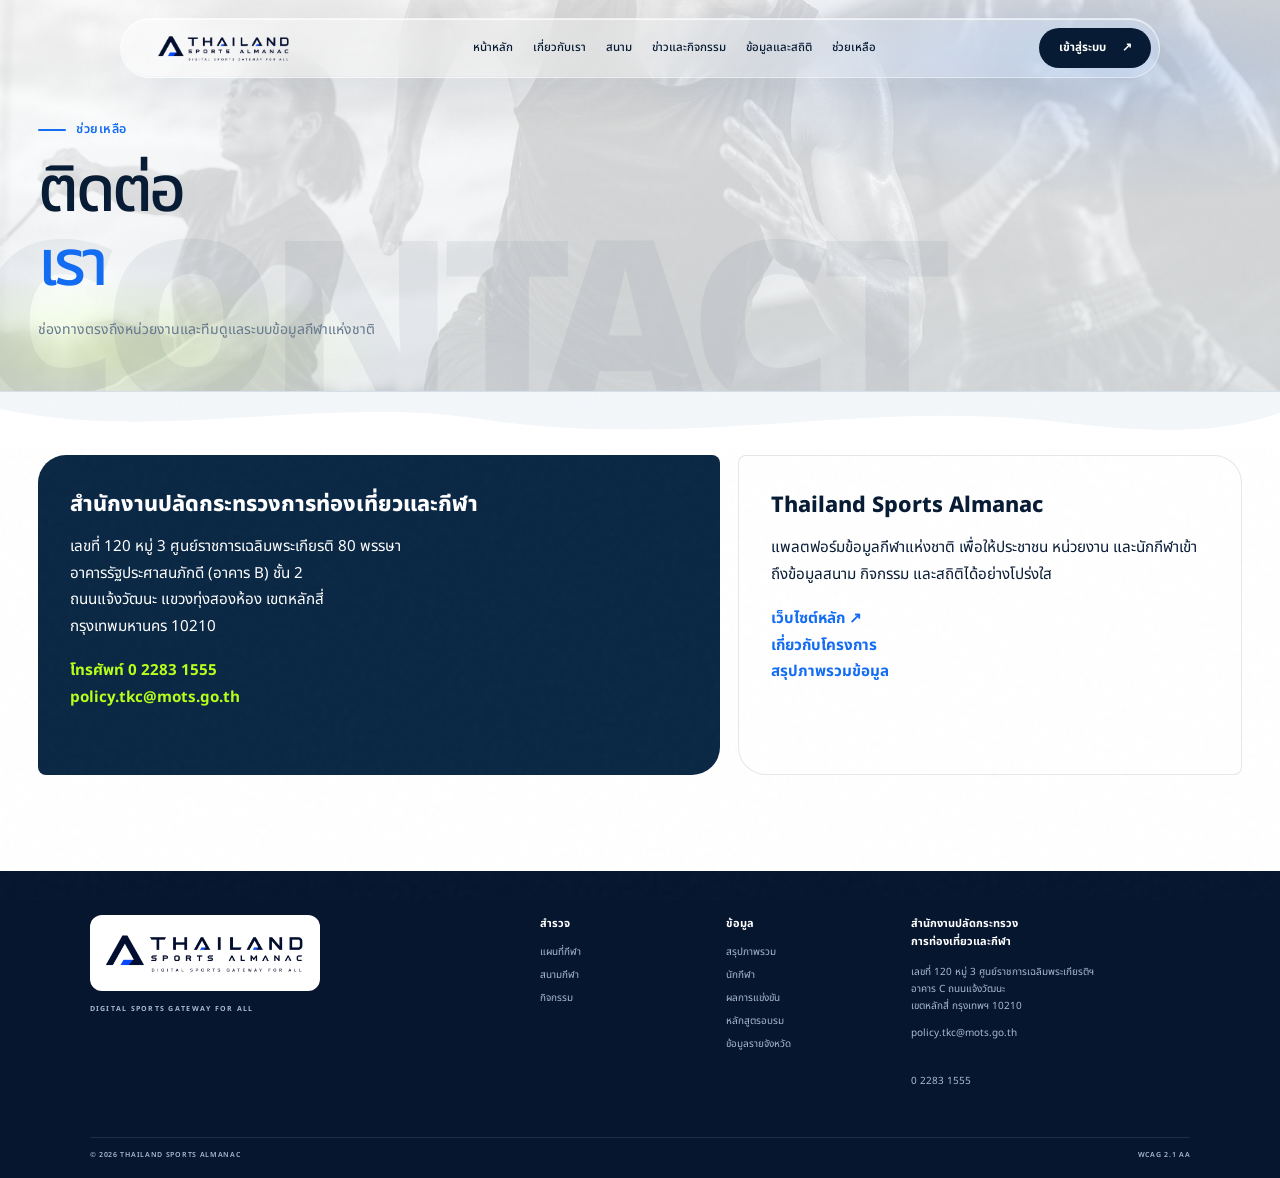
<file: contact.html>
﻿<!doctype html>
<html lang="th">
<head>
  <meta charset="utf-8">
  <meta name="viewport" content="width=device-width,initial-scale=1">
  <script>
    if ('scrollRestoration' in history) history.scrollRestoration = 'manual';
    window.scrollTo(0, 0);
  </script>
  <meta name="description" content="ช่องทางติดต่อ Thailand Sports Almanac">
  <meta name="theme-color" content="#0a2744">
  <title>ติดต่อเรา — Thailand Sports Almanac</title>
  <link rel="icon" href="assets/images/logo-new-transparent.png" type="image/png">
  <link rel="preconnect" href="https://fonts.googleapis.com">
  <link rel="preconnect" href="https://fonts.gstatic.com" crossorigin>
  <link href="https://fonts.googleapis.com/css2?family=Noto+Sans+Thai:wght@300..900&display=swap" rel="stylesheet">
  <link rel="stylesheet" href="assets/site-nav.css?v=20260820-2">
<link rel="stylesheet" href="assets/visitor-gateway.css?v=20260820-38">
  <link rel="stylesheet" href="assets/portal.css?v=20260820-2">
  <link rel="stylesheet" href="assets/login-modal.css?v=20260820-7">
  <link rel="stylesheet" href="assets/site-foundation.css?v=20260820-11">
</head>
<body id="top" class="portal-page contact-page tpl-list">
  <a class="skip" href="#main">ข้ามไปยังเนื้อหาหลัก</a>
  <div class="noise" aria-hidden="true"></div>
  <header class="nav-shell">
    <a class="brand" href="index.html#top" aria-label="หน้าหลัก"><img src="assets/images/logo-new-transparent.png" alt="Thailand Sports Almanac"></a>
    <nav class="desktop-nav" aria-label="เมนูหลัก">
      <a class="nav-primary-link" href="index.html">หน้าหลัก</a>
      <a class="nav-primary-link" href="abouts.html">เกี่ยวกับเรา</a>
      <div class="nav-group">
        <button class="nav-primary-link nav-dropdown-trigger" type="button" aria-expanded="false">สนาม <span>⌄</span></button>
        <div class="nav-dropdown venue-dropdown">
          <a href="venues.html?type=stadium">สนามกีฬา</a>
          <a href="venues.html?type=multipurpose">อาคารอเนกประสงค์</a>
          <a href="venues.html?type=public">ลานกีฬา / สวนสาธารณะ</a>
          <a href="venues.html?type=fitness">ฟิตเนส / ยิม</a>
          <a href="venues.html?type=training">ศูนย์ฝึกกีฬา</a>
          <a href="venues.html?type=science">ศูนย์วิทยาศาสตร์การกีฬา</a>
        </div>
      </div>
      <div class="nav-group">
        <button class="nav-primary-link nav-dropdown-trigger" type="button" aria-expanded="false">ข่าวและกิจกรรม <span>⌄</span></button>
        <div class="nav-dropdown compact-dropdown"><a href="index.html#gateway-services">ข่าวประกาศ</a><a href="activities.html">ปฏิทินกิจกรรม</a></div>
      </div>
      <div class="nav-group">
        <button class="nav-primary-link nav-dropdown-trigger" type="button" aria-expanded="false">ข้อมูลและสถิติ <span>⌄</span></button>
        <div class="nav-dropdown compact-dropdown stats-dropdown">
          <div class="nav-subgroup">
            <b>แดชบอร์ด</b>
            <a href="athletes.html">นักกีฬา / บุคลากร</a>
            <a href="results.html">ผลการแข่งขัน</a>
            <a href="overview.html">สรุปภาพรวม</a>
            <a href="provinces.html">ข้อมูลรายจังหวัด</a>
          </div>
          <a href="courses.html">หลักสูตรอบรม</a>
          <a href="index.html#story">คลังความรู้</a>
        </div>
      </div>
      <div class="nav-group">
        <button class="nav-primary-link nav-dropdown-trigger" type="button" aria-expanded="false" aria-current="true">ช่วยเหลือ <span>⌄</span></button>
        <div class="nav-dropdown compact-dropdown"><a href="index.html#footer">คู่มือใช้งาน</a><a href="index.html#footer">คำถามที่พบบ่อย (FAQ)</a><a href="contact.html">ติดต่อเรา</a></div>
      </div>
    </nav>
    <div class="nav-actions"><a class="login" href="#login">เข้าสู่ระบบ <span>↗</span></a><button class="menu-button" type="button" aria-label="เปิดเมนูหลัก" aria-expanded="false" aria-controls="mobile-menu"><i></i><i></i></button></div>
    <div class="mobile-menu" id="mobile-menu">
      <a class="mobile-direct" href="index.html">หน้าหลัก</a>
      <a class="mobile-direct" href="abouts.html">เกี่ยวกับเรา</a>
      <div class="mobile-accordion"><button class="mobile-accordion-trigger" type="button" aria-expanded="false">สนาม <span>＋</span></button><div class="mobile-submenu"><a href="venues.html?type=stadium">สนามกีฬา</a><a href="venues.html?type=multipurpose">อาคารอเนกประสงค์</a><a href="venues.html?type=public">ลานกีฬา / สวนสาธารณะ</a><a href="venues.html?type=fitness">ฟิตเนส / ยิม</a><a href="venues.html?type=training">ศูนย์ฝึกกีฬา</a><a href="venues.html?type=science">ศูนย์วิทยาศาสตร์การกีฬา</a></div></div>
      <div class="mobile-accordion"><button class="mobile-accordion-trigger" type="button" aria-expanded="false">ข่าวและกิจกรรม <span>＋</span></button><div class="mobile-submenu"><a href="index.html#gateway-services">ข่าวประกาศ</a><a href="activities.html">ปฏิทินกิจกรรม</a></div></div>
      <div class="mobile-accordion"><button class="mobile-accordion-trigger" type="button" aria-expanded="false">ข้อมูลและสถิติ <span>＋</span></button><div class="mobile-submenu"><b>แดชบอร์ด</b><a class="nav-nested" href="athletes.html">นักกีฬา / บุคลากร</a><a class="nav-nested" href="results.html">ผลการแข่งขัน</a><a class="nav-nested" href="overview.html">สรุปภาพรวม</a><a class="nav-nested" href="provinces.html">ข้อมูลรายจังหวัด</a><a href="courses.html">หลักสูตรอบรม</a><a href="index.html#story">คลังความรู้</a></div></div>
      <div class="mobile-accordion"><button class="mobile-accordion-trigger" type="button" aria-expanded="false">ช่วยเหลือ <span>＋</span></button><div class="mobile-submenu"><a href="index.html#footer">คู่มือใช้งาน</a><a href="index.html#footer">คำถามที่พบบ่อย (FAQ)</a><a href="contact.html">ติดต่อเรา</a></div></div>
    </div>
  </header>
  <main id="main">
    <section class="fp-mast">
      <div class="fp-mast-media" aria-hidden="true"><img src="assets/images/about-hero.jpg" alt="" decoding="async"></div>
      <div class="fp-mast-watermark" aria-hidden="true">CONTACT</div>
      <div class="fp-mast-inner">
        <p class="fp-eyebrow">ช่วยเหลือ</p>
        <h1>ติดต่อ<br><em>เรา</em></h1>
        <p class="fp-mast-lead">ช่องทางตรงถึงหน่วยงานและทีมดูแลระบบข้อมูลกีฬาแห่งชาติ</p>
        
      </div>
    </section>
    <div class="fp-swoosh" aria-hidden="true">
      <svg viewBox="0 0 1440 56" preserveAspectRatio="none" focusable="false">
        <path fill="currentColor" d="M0,18 C180,52 360,4 540,28 C780,60 980,6 1200,32 C1320,44 1380,40 1440,22 L1440,56 L0,56 Z"></path>
      </svg>
    </div>
    <div class="fp-stage">
      <div class="fp-contact">
        <article class="fp-contact-panel fp-reveal">
          <h2>สำนักงานปลัดกระทรวงการท่องเที่ยวและกีฬา</h2>
          <p>เลขที่ 120 หมู่ 3 ศูนย์ราชการเฉลิมพระเกียรติ 80 พรรษา<br>
          อาคารรัฐประศาสนภักดี (อาคาร B) ชั้น 2<br>
          ถนนแจ้งวัฒนะ แขวงทุ่งสองห้อง เขตหลักสี่<br>
          กรุงเทพมหานคร 10210</p>
          <p style="margin-top:18px">
            <a href="tel:022831555">โทรศัพท์ 0 2283 1555</a><br>
            <a href="mailto:policy.tkc@mots.go.th">policy.tkc@mots.go.th</a>
          </p>
        </article>
        <article class="fp-contact-panel alt fp-reveal">
          <h2>Thailand Sports Almanac</h2>
          <p>แพลตฟอร์มข้อมูลกีฬาแห่งชาติ เพื่อให้ประชาชน หน่วยงาน และนักกีฬาเข้าถึงข้อมูลสนาม กิจกรรม และสถิติได้อย่างโปร่งใส</p>
          <p style="margin-top:18px">
            <a href="https://sports-almanac.go.th/" target="_blank" rel="noopener">เว็บไซต์หลัก ↗</a><br>
            <a href="abouts.html">เกี่ยวกับโครงการ</a><br>
            <a href="overview.html">สรุปภาพรวมข้อมูล</a>
          </p>
        </article>
      </div>
    </div>
  </main>

  <footer id="footer">
    <div class="footer-brand"><img src="assets/images/logo-new-transparent.png" alt="Thailand Sports Almanac"><p>DIGITAL SPORTS GATEWAY FOR ALL</p></div>
    <div><h3>สำรวจ</h3><a href="index.html#nation">แผนที่กีฬา</a><a href="venues.html">สนามกีฬา</a><a href="activities.html">กิจกรรม</a></div>
    <div><h3>ข้อมูล</h3><a href="overview.html">สรุปภาพรวม</a><a href="athletes.html">นักกีฬา</a><a href="results.html">ผลการแข่งขัน</a><a href="courses.html">หลักสูตรอบรม</a><a href="provinces.html">ข้อมูลรายจังหวัด</a></div>
    <address><h3>สำนักงานปลัดกระทรวง<br>การท่องเที่ยวและกีฬา</h3><p>เลขที่ 120 หมู่ 3 ศูนย์ราชการเฉลิมพระเกียรติฯ<br>อาคาร C ถนนแจ้งวัฒนะ<br>เขตหลักสี่ กรุงเทพฯ 10210</p><a href="mailto:policy.tkc@mots.go.th">policy.tkc@mots.go.th</a><br><a href="tel:022831555">0 2283 1555</a></address>
    <div class="footer-bottom"><span>© 2026 THAILAND SPORTS ALMANAC</span><span>WCAG 2.1 AA</span></div>
  </footer>

  <script src="assets/design-language.js?v=20260820-3"></script>
  <script src="assets/portal-nav.js?v=20260820-4"></script>
  <script src="assets/login-modal.js?v=20260820-7"></script>
</body>
</html>
</file>
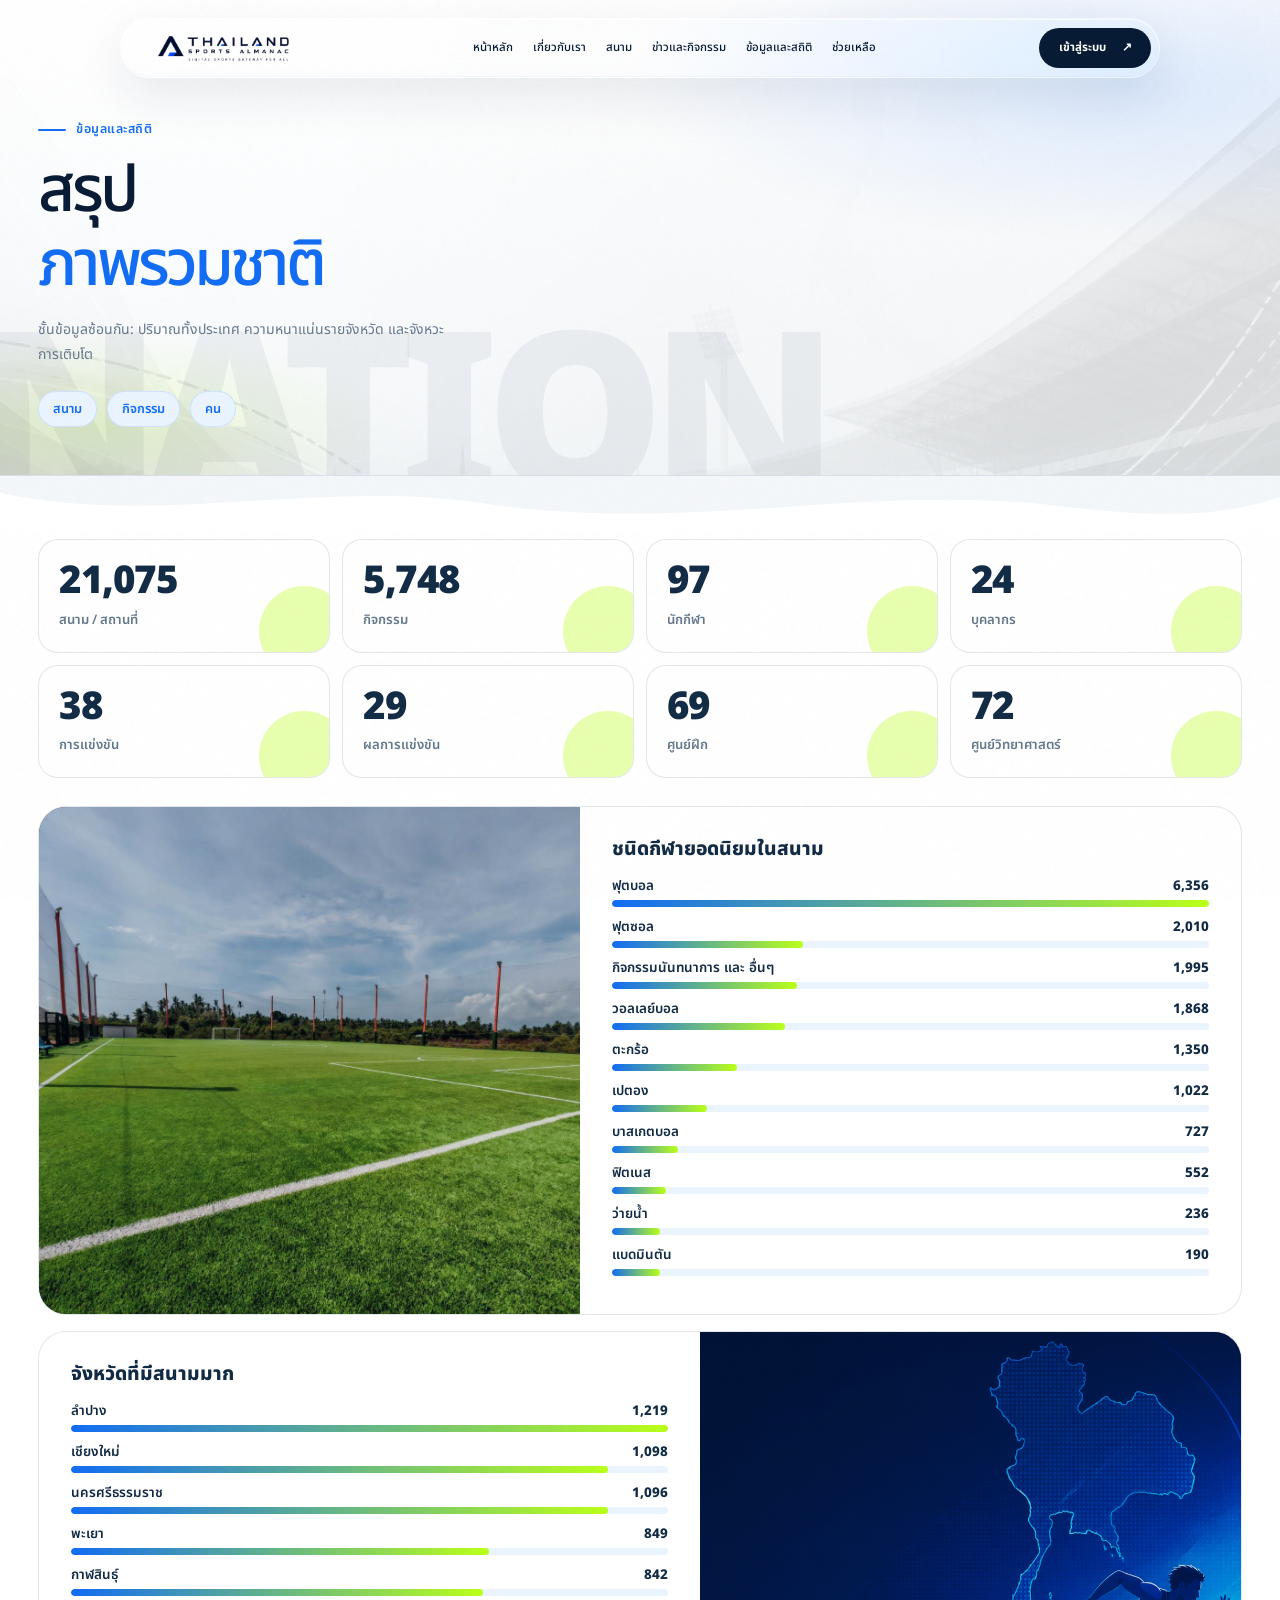
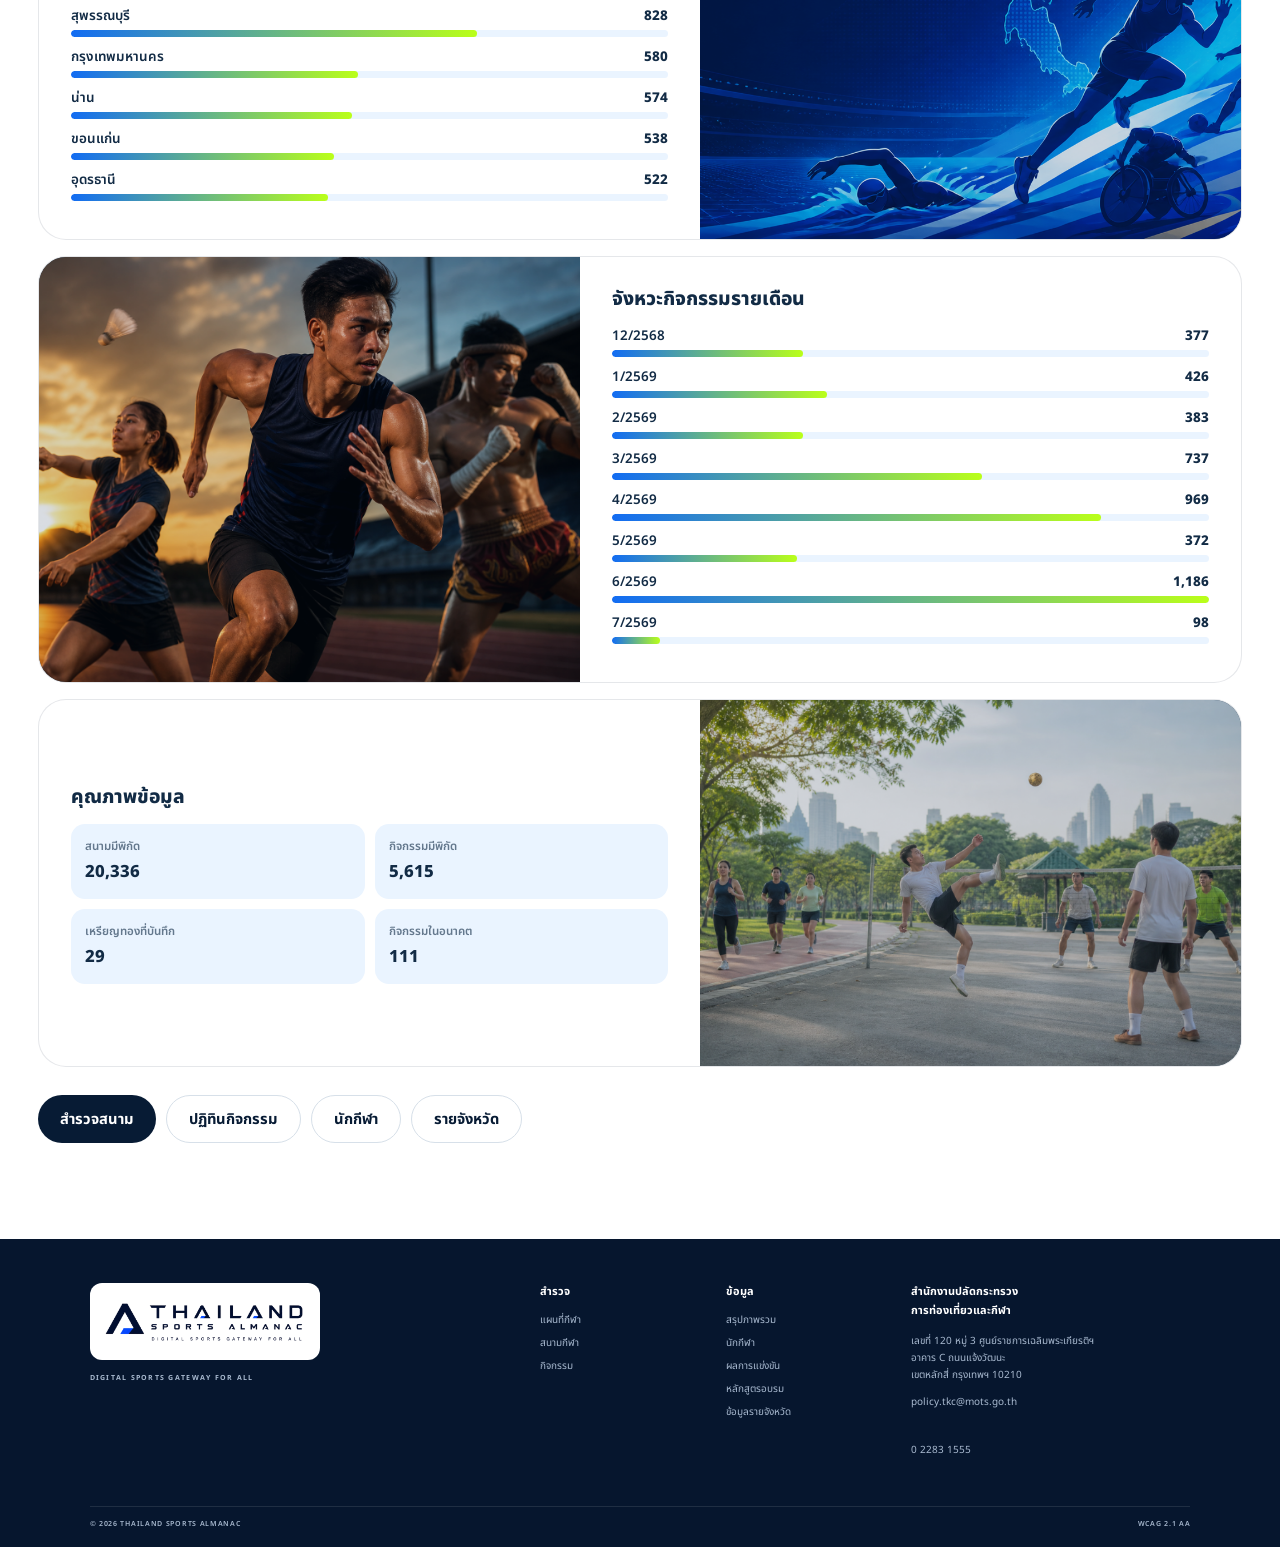
<file: overview.html>
﻿<!doctype html>
<html lang="th">
<head>
  <meta charset="utf-8">
  <meta name="viewport" content="width=device-width,initial-scale=1">
  <script>
    if ('scrollRestoration' in history) history.scrollRestoration = 'manual';
    window.scrollTo(0, 0);
  </script>
  <meta name="description" content="สรุปภาพรวมข้อมูลกีฬาประเทศไทย">
  <meta name="theme-color" content="#0a2744">
  <title>สรุปภาพรวม — Thailand Sports Almanac</title>
  <link rel="icon" href="assets/images/logo-new-transparent.png" type="image/png">
  <link rel="preconnect" href="https://fonts.googleapis.com">
  <link rel="preconnect" href="https://fonts.gstatic.com" crossorigin>
  <link href="https://fonts.googleapis.com/css2?family=Noto+Sans+Thai:wght@300..900&display=swap" rel="stylesheet">
  <link rel="stylesheet" href="assets/site-nav.css?v=20260820-2">
<link rel="stylesheet" href="assets/visitor-gateway.css?v=20260820-38">
  <link rel="stylesheet" href="assets/portal.css?v=20260820-2">
  <link rel="stylesheet" href="assets/login-modal.css?v=20260820-7">
  <link rel="stylesheet" href="assets/site-foundation.css?v=20260820-11">
</head>
<body id="top" class="portal-page overview-page tpl-list">
  <a class="skip" href="#main">ข้ามไปยังเนื้อหาหลัก</a>
  <div class="noise" aria-hidden="true"></div>
  <header class="nav-shell">
    <a class="brand" href="index.html#top" aria-label="หน้าหลัก"><img src="assets/images/logo-new-transparent.png" alt="Thailand Sports Almanac"></a>
    <nav class="desktop-nav" aria-label="เมนูหลัก">
      <a class="nav-primary-link" href="index.html">หน้าหลัก</a>
      <a class="nav-primary-link" href="abouts.html">เกี่ยวกับเรา</a>
      <div class="nav-group">
        <button class="nav-primary-link nav-dropdown-trigger" type="button" aria-expanded="false">สนาม <span>⌄</span></button>
        <div class="nav-dropdown venue-dropdown">
          <a href="venues.html?type=stadium">สนามกีฬา</a>
          <a href="venues.html?type=multipurpose">อาคารอเนกประสงค์</a>
          <a href="venues.html?type=public">ลานกีฬา / สวนสาธารณะ</a>
          <a href="venues.html?type=fitness">ฟิตเนส / ยิม</a>
          <a href="venues.html?type=training">ศูนย์ฝึกกีฬา</a>
          <a href="venues.html?type=science">ศูนย์วิทยาศาสตร์การกีฬา</a>
        </div>
      </div>
      <div class="nav-group">
        <button class="nav-primary-link nav-dropdown-trigger" type="button" aria-expanded="false">ข่าวและกิจกรรม <span>⌄</span></button>
        <div class="nav-dropdown compact-dropdown"><a href="index.html#gateway-services">ข่าวประกาศ</a><a href="activities.html">ปฏิทินกิจกรรม</a></div>
      </div>
      <div class="nav-group">
        <button class="nav-primary-link nav-dropdown-trigger" type="button" aria-expanded="false" aria-current="true">ข้อมูลและสถิติ <span>⌄</span></button>
        <div class="nav-dropdown compact-dropdown stats-dropdown">
          <div class="nav-subgroup">
            <b>แดชบอร์ด</b>
            <a href="athletes.html">นักกีฬา / บุคลากร</a>
            <a href="results.html">ผลการแข่งขัน</a>
            <a href="overview.html">สรุปภาพรวม</a>
            <a href="provinces.html">ข้อมูลรายจังหวัด</a>
          </div>
          <a href="courses.html">หลักสูตรอบรม</a>
          <a href="index.html#story">คลังความรู้</a>
        </div>
      </div>
      <div class="nav-group">
        <button class="nav-primary-link nav-dropdown-trigger" type="button" aria-expanded="false">ช่วยเหลือ <span>⌄</span></button>
        <div class="nav-dropdown compact-dropdown"><a href="index.html#footer">คู่มือใช้งาน</a><a href="index.html#footer">คำถามที่พบบ่อย (FAQ)</a><a href="contact.html">ติดต่อเรา</a></div>
      </div>
    </nav>
    <div class="nav-actions"><a class="login" href="#login">เข้าสู่ระบบ <span>↗</span></a><button class="menu-button" type="button" aria-label="เปิดเมนูหลัก" aria-expanded="false" aria-controls="mobile-menu"><i></i><i></i></button></div>
    <div class="mobile-menu" id="mobile-menu">
      <a class="mobile-direct" href="index.html">หน้าหลัก</a>
      <a class="mobile-direct" href="abouts.html">เกี่ยวกับเรา</a>
      <div class="mobile-accordion"><button class="mobile-accordion-trigger" type="button" aria-expanded="false">สนาม <span>＋</span></button><div class="mobile-submenu"><a href="venues.html?type=stadium">สนามกีฬา</a><a href="venues.html?type=multipurpose">อาคารอเนกประสงค์</a><a href="venues.html?type=public">ลานกีฬา / สวนสาธารณะ</a><a href="venues.html?type=fitness">ฟิตเนส / ยิม</a><a href="venues.html?type=training">ศูนย์ฝึกกีฬา</a><a href="venues.html?type=science">ศูนย์วิทยาศาสตร์การกีฬา</a></div></div>
      <div class="mobile-accordion"><button class="mobile-accordion-trigger" type="button" aria-expanded="false">ข่าวและกิจกรรม <span>＋</span></button><div class="mobile-submenu"><a href="index.html#gateway-services">ข่าวประกาศ</a><a href="activities.html">ปฏิทินกิจกรรม</a></div></div>
      <div class="mobile-accordion"><button class="mobile-accordion-trigger" type="button" aria-expanded="false">ข้อมูลและสถิติ <span>＋</span></button><div class="mobile-submenu"><b>แดชบอร์ด</b><a class="nav-nested" href="athletes.html">นักกีฬา / บุคลากร</a><a class="nav-nested" href="results.html">ผลการแข่งขัน</a><a class="nav-nested" href="overview.html">สรุปภาพรวม</a><a class="nav-nested" href="provinces.html">ข้อมูลรายจังหวัด</a><a href="courses.html">หลักสูตรอบรม</a><a href="index.html#story">คลังความรู้</a></div></div>
      <div class="mobile-accordion"><button class="mobile-accordion-trigger" type="button" aria-expanded="false">ช่วยเหลือ <span>＋</span></button><div class="mobile-submenu"><a href="index.html#footer">คู่มือใช้งาน</a><a href="index.html#footer">คำถามที่พบบ่อย (FAQ)</a><a href="contact.html">ติดต่อเรา</a></div></div>
    </div>
  </header>
  <main id="main">
    <section class="fp-mast">
      <div class="fp-mast-media" aria-hidden="true"><img src="assets/images/about-depth.jpg" alt="" decoding="async"></div>
      <div class="fp-mast-watermark" aria-hidden="true">NATION</div>
      <div class="fp-mast-inner">
        <p class="fp-eyebrow">ข้อมูลและสถิติ</p>
        <h1>สรุป<br><em>ภาพรวมชาติ</em></h1>
        <p class="fp-mast-lead">ชั้นข้อมูลซ้อนกัน: ปริมาณทั้งประเทศ ความหนาแน่นรายจังหวัด และจังหวะการเติบโต</p>
        <div class="fp-mast-meta"><span class="fp-chip">สนาม</span><span class="fp-chip">กิจกรรม</span><span class="fp-chip">คน</span></div>
      </div>
    </section>
    <div class="fp-swoosh" aria-hidden="true">
      <svg viewBox="0 0 1440 56" preserveAspectRatio="none" focusable="false">
        <path fill="currentColor" d="M0,18 C180,52 360,4 540,28 C780,60 980,6 1200,32 C1320,44 1380,40 1440,22 L1440,56 L0,56 Z"></path>
      </svg>
    </div>
    <div class="fp-stage">
      <div id="ov-skeleton" class="fp-skel"></div>
      <div class="fp-stats" id="ov-stats" style="grid-template-columns:repeat(4,minmax(0,1fr))"></div>

      <div class="fp-layers">
        <section class="fp-layer fp-reveal">
          <div class="fp-layer-visual"><img src="assets/images/stadium-1.jpg" alt="" loading="lazy"></div>
          <div class="fp-layer-body">
            <h2>ชนิดกีฬายอดนิยมในสนาม</h2>
            <div id="ov-sports"></div>
          </div>
        </section>
        <section class="fp-layer fp-reveal">
          <div class="fp-layer-visual"><img src="assets/images/hero-sports-thailand.png" alt="" loading="lazy"></div>
          <div class="fp-layer-body">
            <h2>จังหวัดที่มีสนามมาก</h2>
            <div id="ov-provinces"></div>
          </div>
        </section>
        <section class="fp-layer fp-reveal">
          <div class="fp-layer-visual"><img src="assets/images/about-hero.jpg" alt="" loading="lazy"></div>
          <div class="fp-layer-body">
            <h2>จังหวะกิจกรรมรายเดือน</h2>
            <div id="ov-growth"></div>
          </div>
        </section>
        <section class="fp-layer fp-reveal">
          <div class="fp-layer-visual"><img src="assets/images/about-human.jpg" alt="" loading="lazy"></div>
          <div class="fp-layer-body">
            <h2>คุณภาพข้อมูล</h2>
            <div id="ov-quality"></div>
          </div>
        </section>
      </div>

      <div class="fp-cta-row">
        <a class="fp-btn" href="venues.html">สำรวจสนาม</a>
        <a class="fp-btn fp-btn-ghost" href="activities.html">ปฏิทินกิจกรรม</a>
        <a class="fp-btn fp-btn-ghost" href="athletes.html">นักกีฬา</a>
        <a class="fp-btn fp-btn-ghost" href="provinces.html">รายจังหวัด</a>
      </div>
    </div>
  </main>

  <footer id="footer">
    <div class="footer-brand"><img src="assets/images/logo-new-transparent.png" alt="Thailand Sports Almanac"><p>DIGITAL SPORTS GATEWAY FOR ALL</p></div>
    <div><h3>สำรวจ</h3><a href="index.html#nation">แผนที่กีฬา</a><a href="venues.html">สนามกีฬา</a><a href="activities.html">กิจกรรม</a></div>
    <div><h3>ข้อมูล</h3><a href="overview.html">สรุปภาพรวม</a><a href="athletes.html">นักกีฬา</a><a href="results.html">ผลการแข่งขัน</a><a href="courses.html">หลักสูตรอบรม</a><a href="provinces.html">ข้อมูลรายจังหวัด</a></div>
    <address><h3>สำนักงานปลัดกระทรวง<br>การท่องเที่ยวและกีฬา</h3><p>เลขที่ 120 หมู่ 3 ศูนย์ราชการเฉลิมพระเกียรติฯ<br>อาคาร C ถนนแจ้งวัฒนะ<br>เขตหลักสี่ กรุงเทพฯ 10210</p><a href="mailto:policy.tkc@mots.go.th">policy.tkc@mots.go.th</a><br><a href="tel:022831555">0 2283 1555</a></address>
    <div class="footer-bottom"><span>© 2026 THAILAND SPORTS ALMANAC</span><span>WCAG 2.1 AA</span></div>
  </footer>

  <script src="assets/design-language.js?v=20260820-3"></script>
  <script src="assets/portal-nav.js?v=20260820-4"></script>
  <script src="assets/login-modal.js?v=20260820-7"></script>
  <script src="assets/overview.js?v=20260820-2"></script>
</body>
</html>
</file>
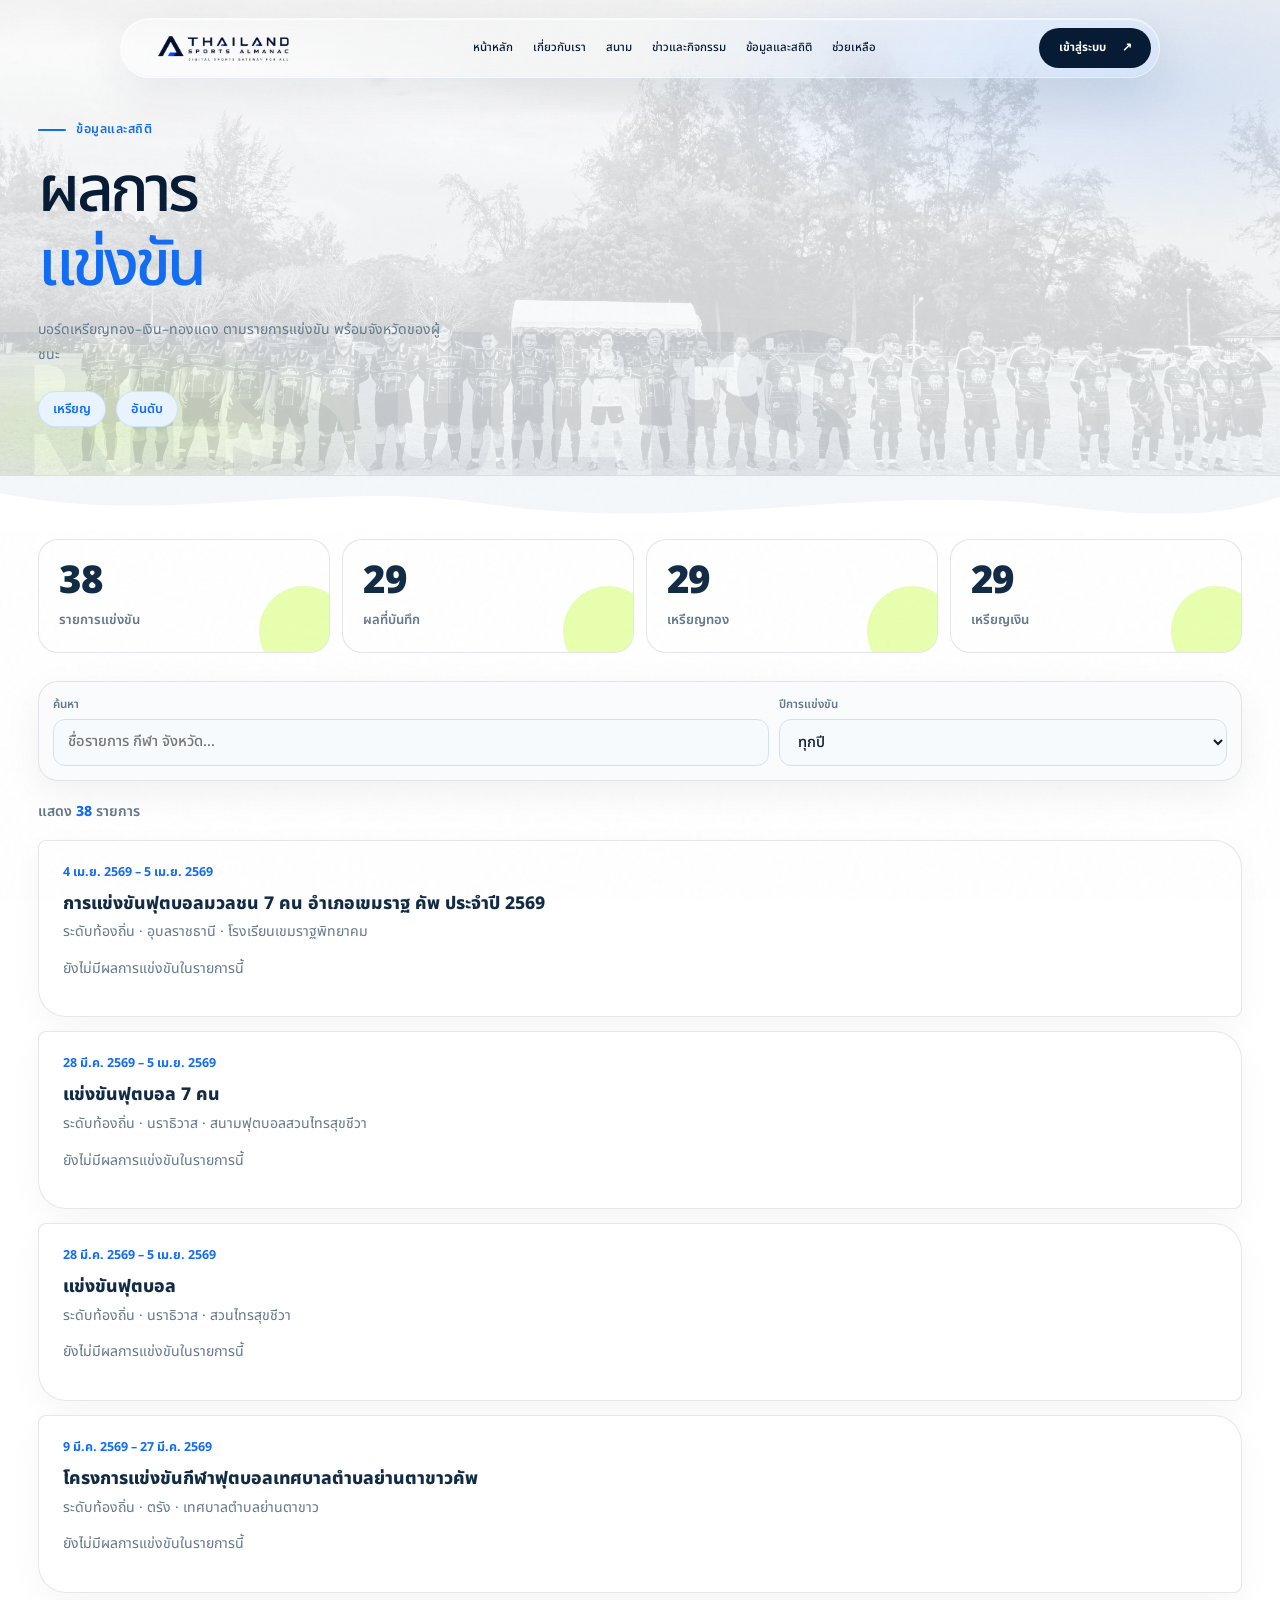
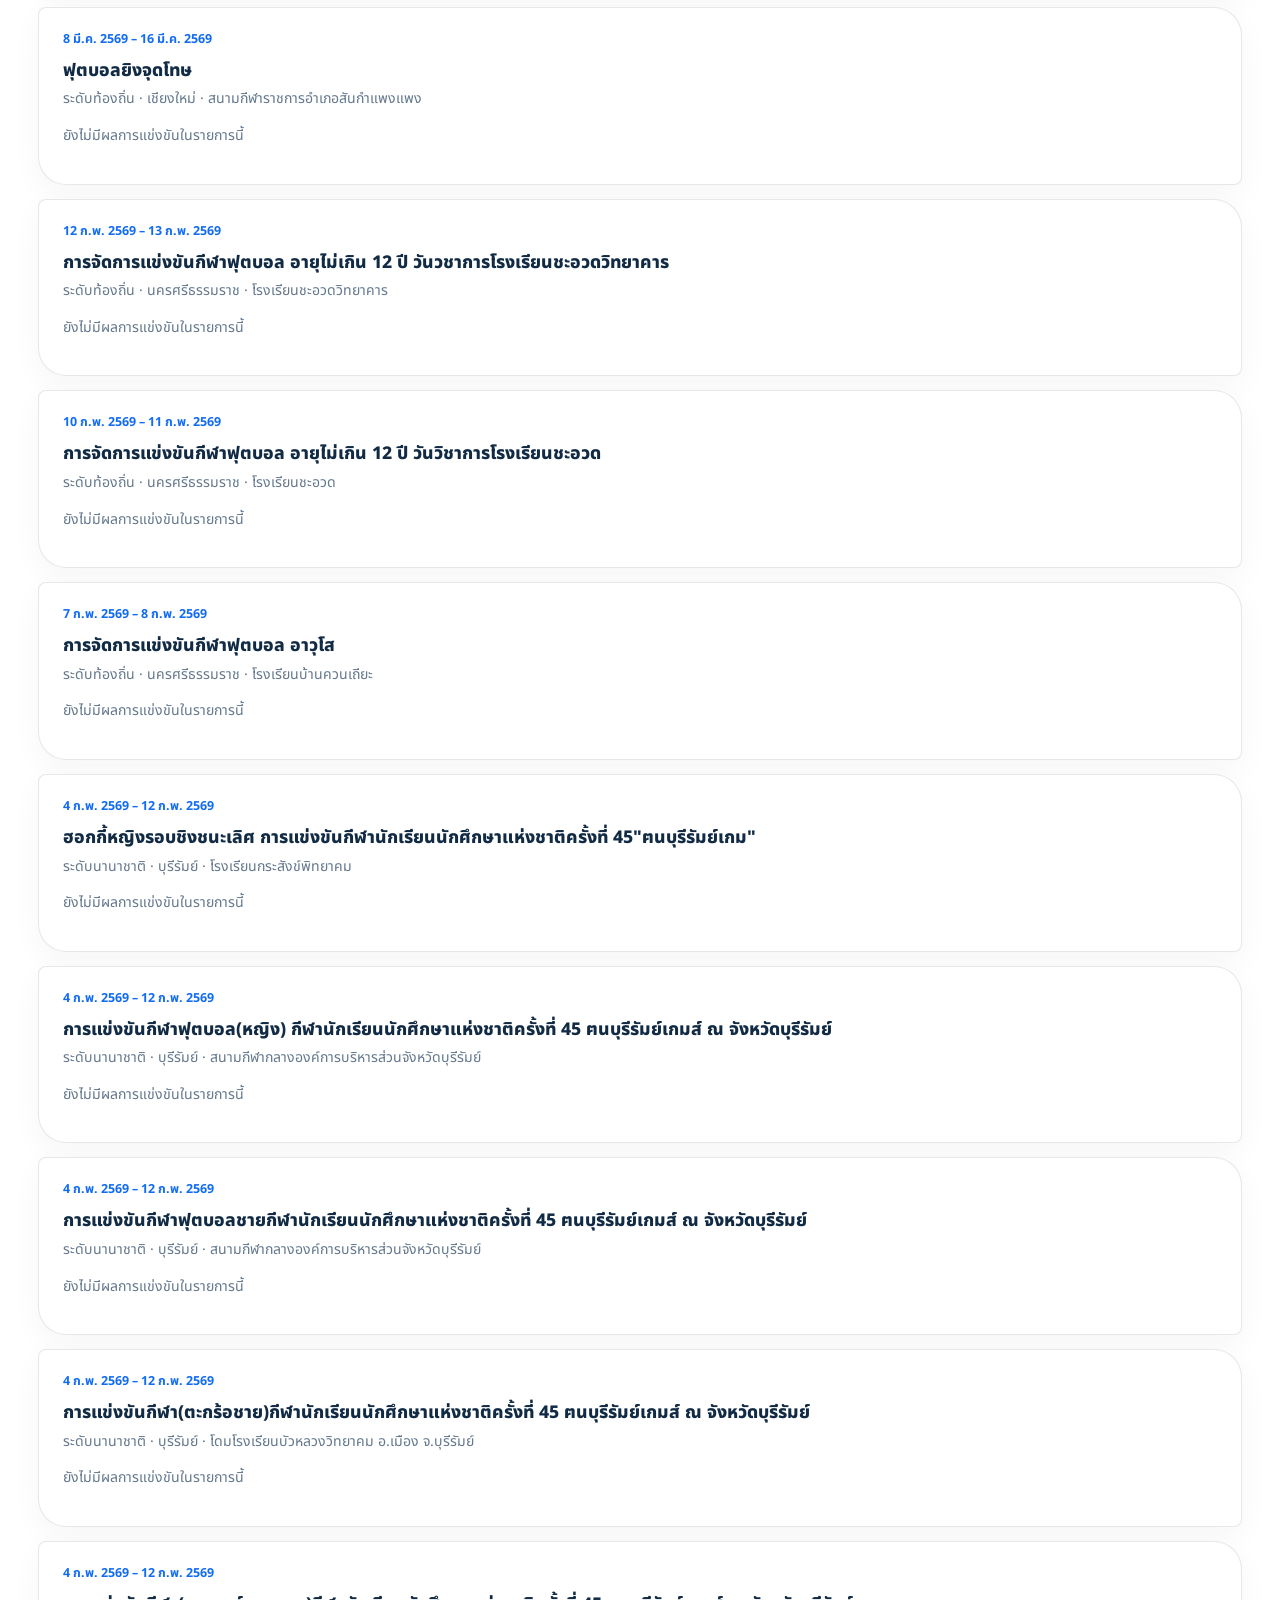
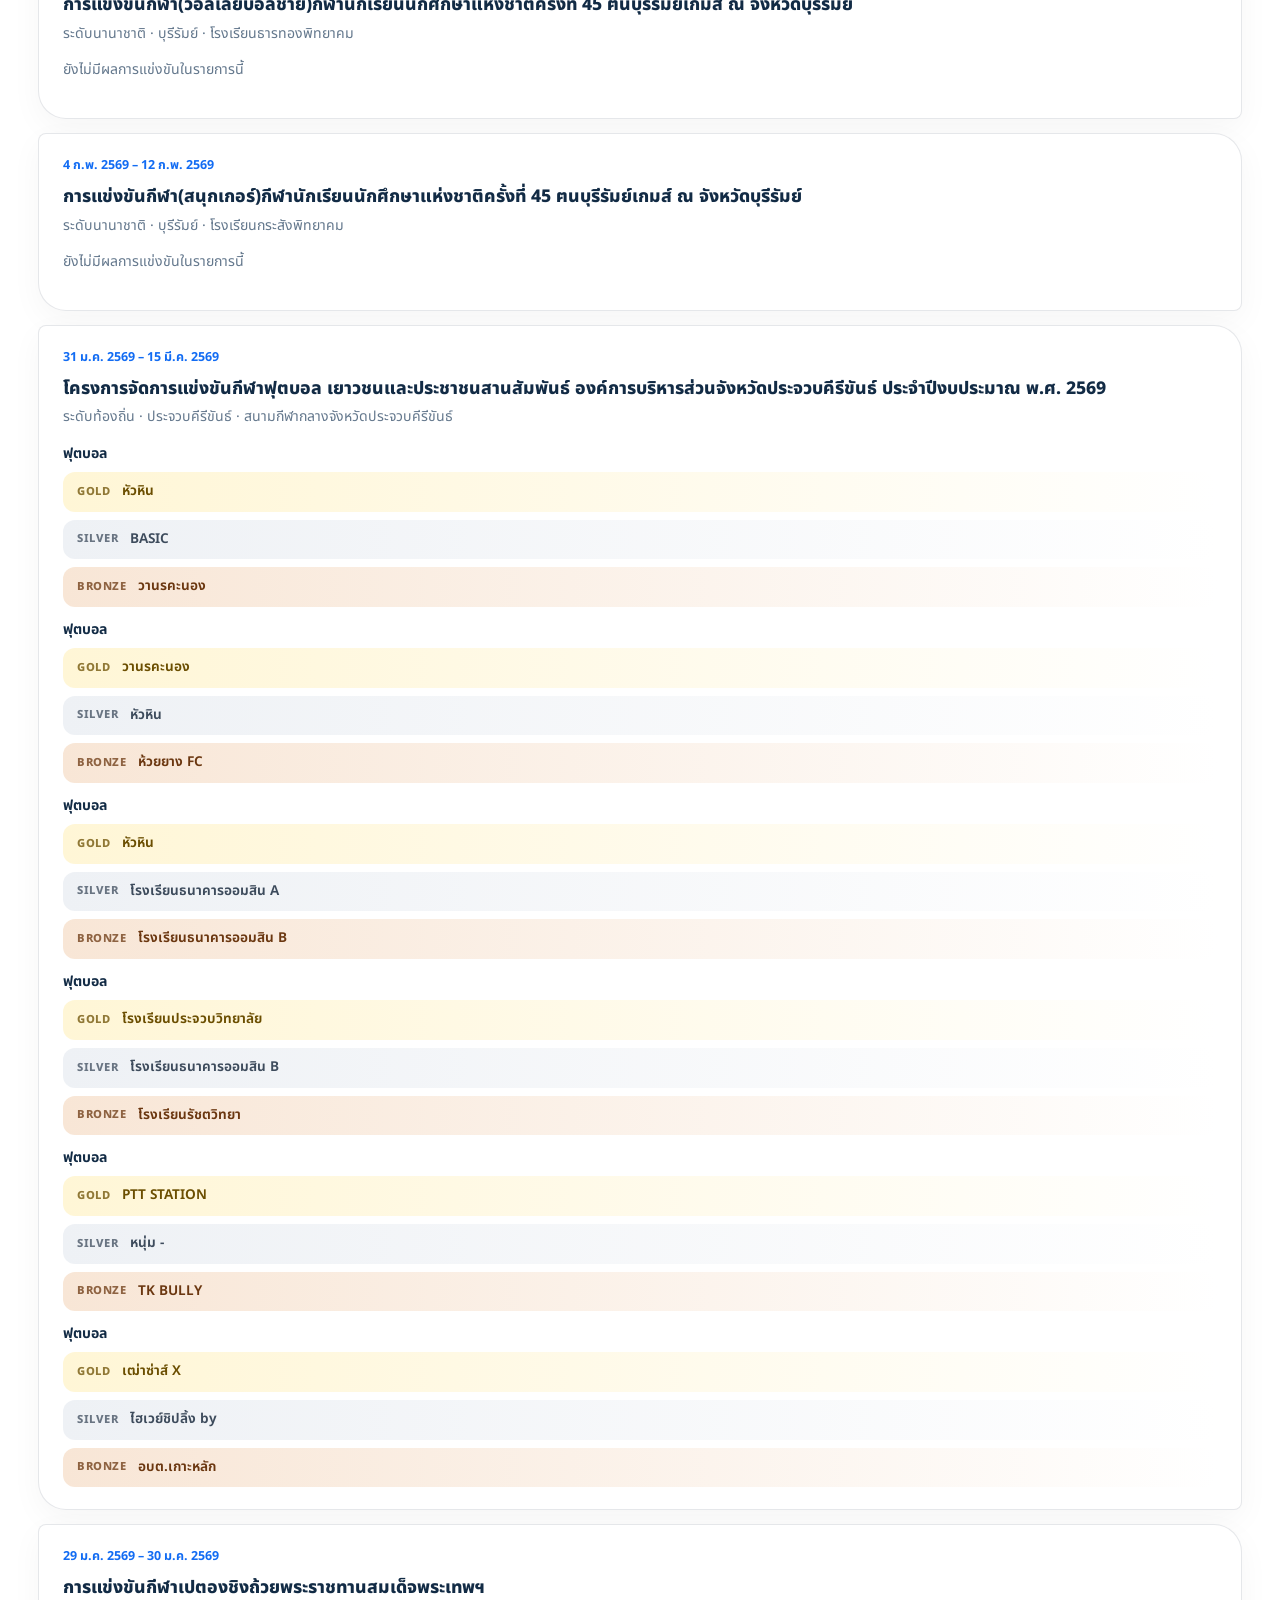
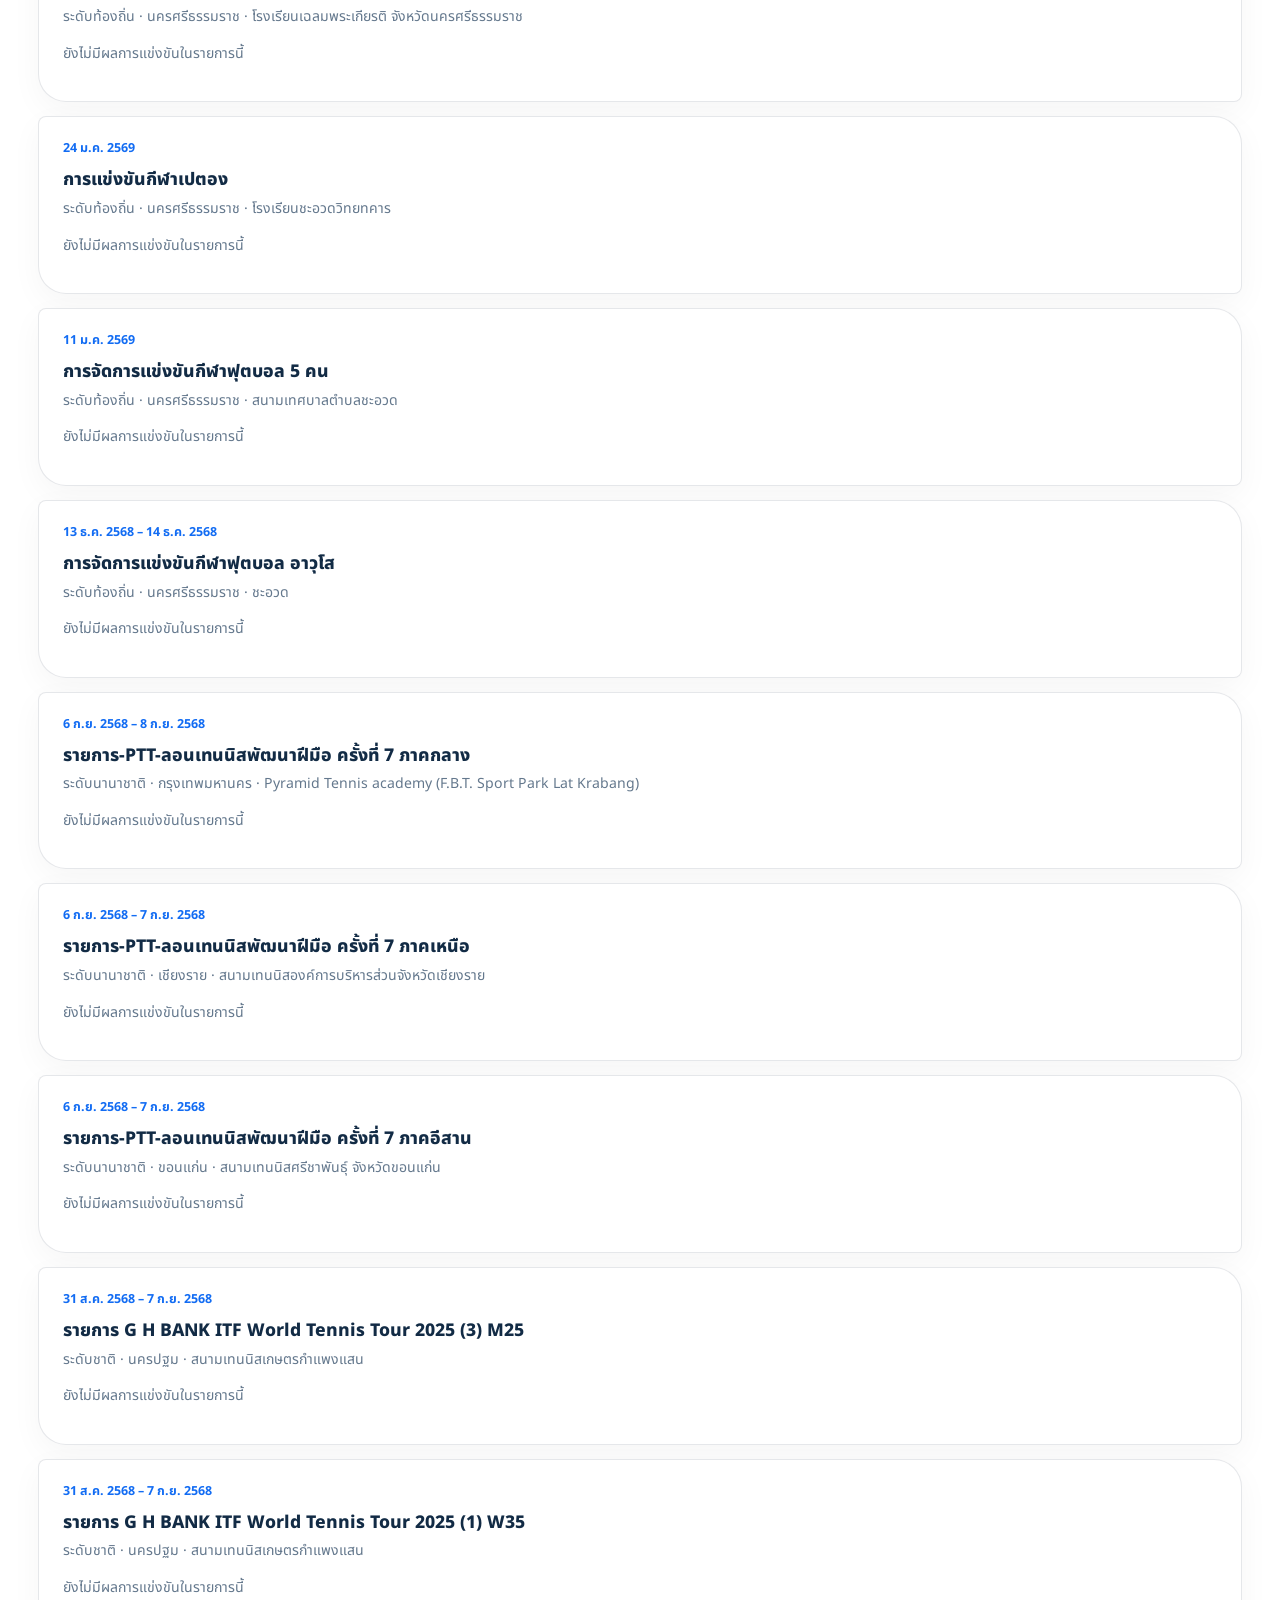
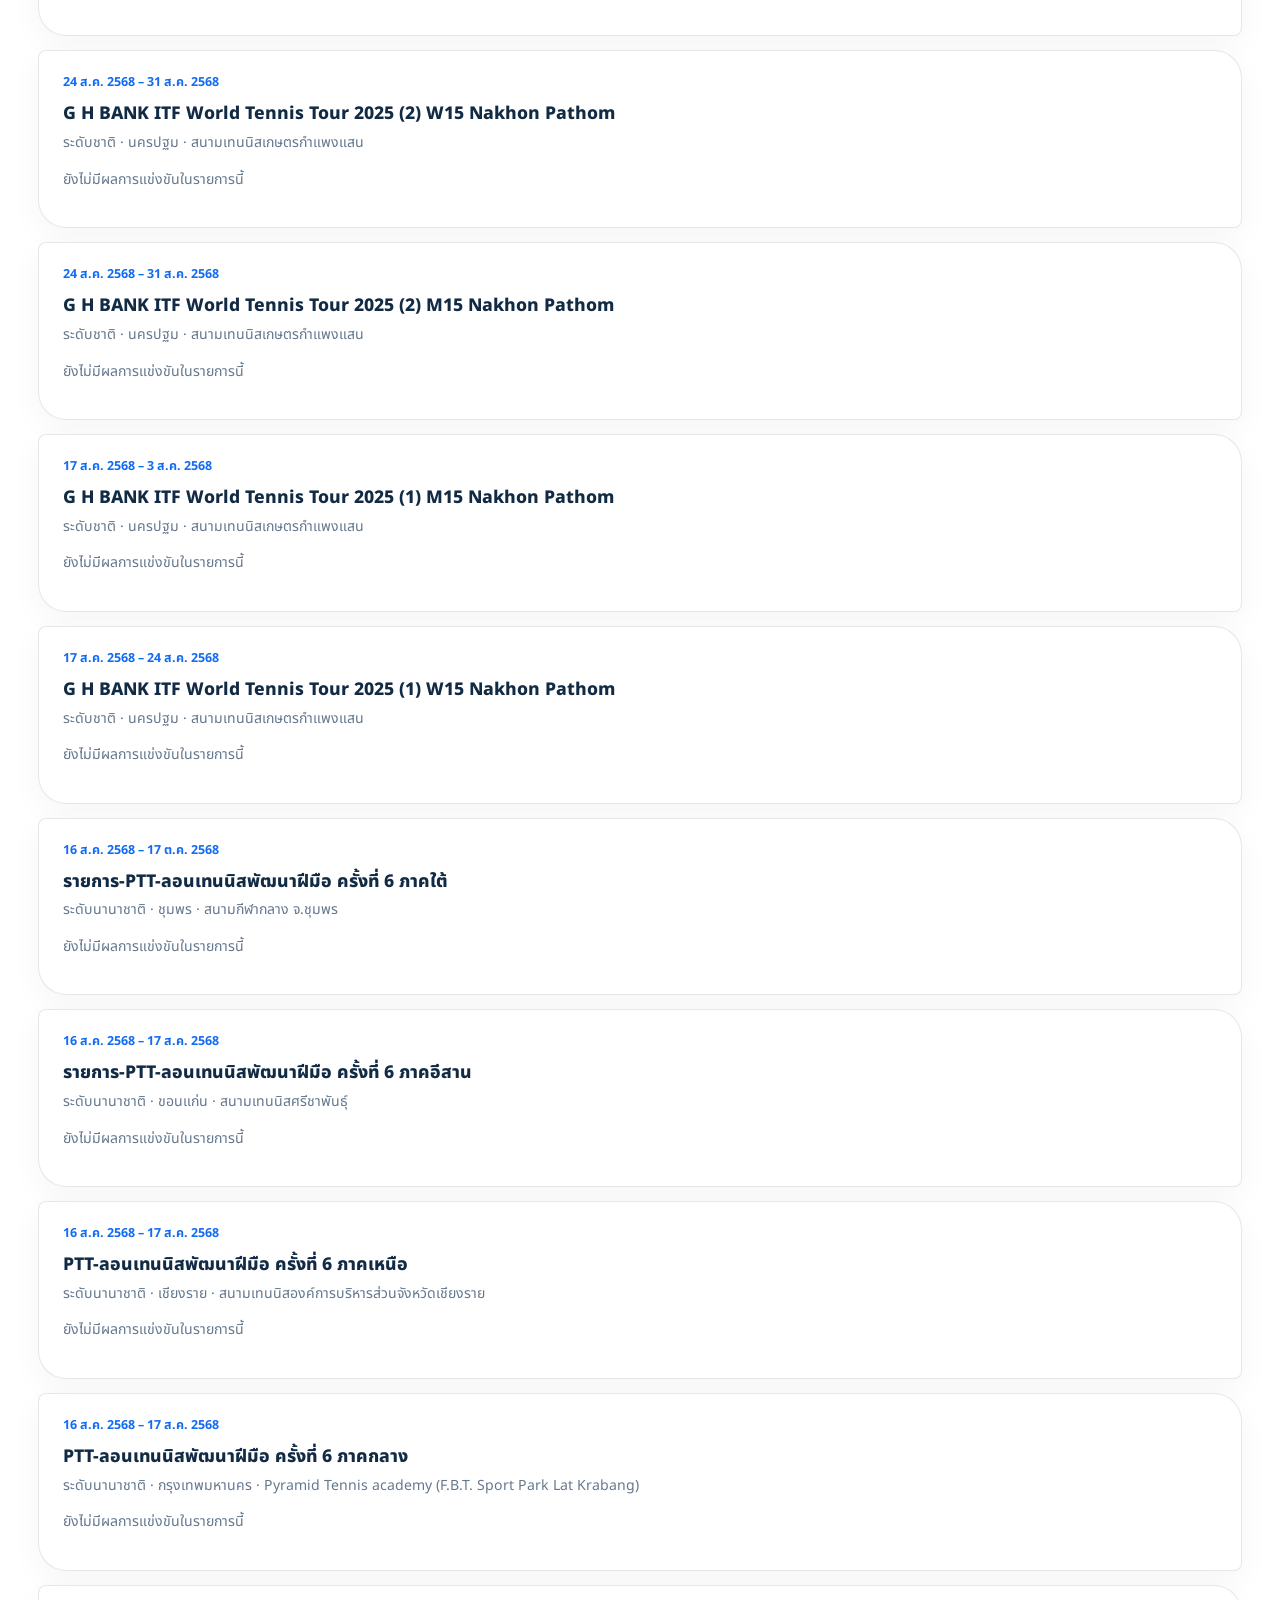
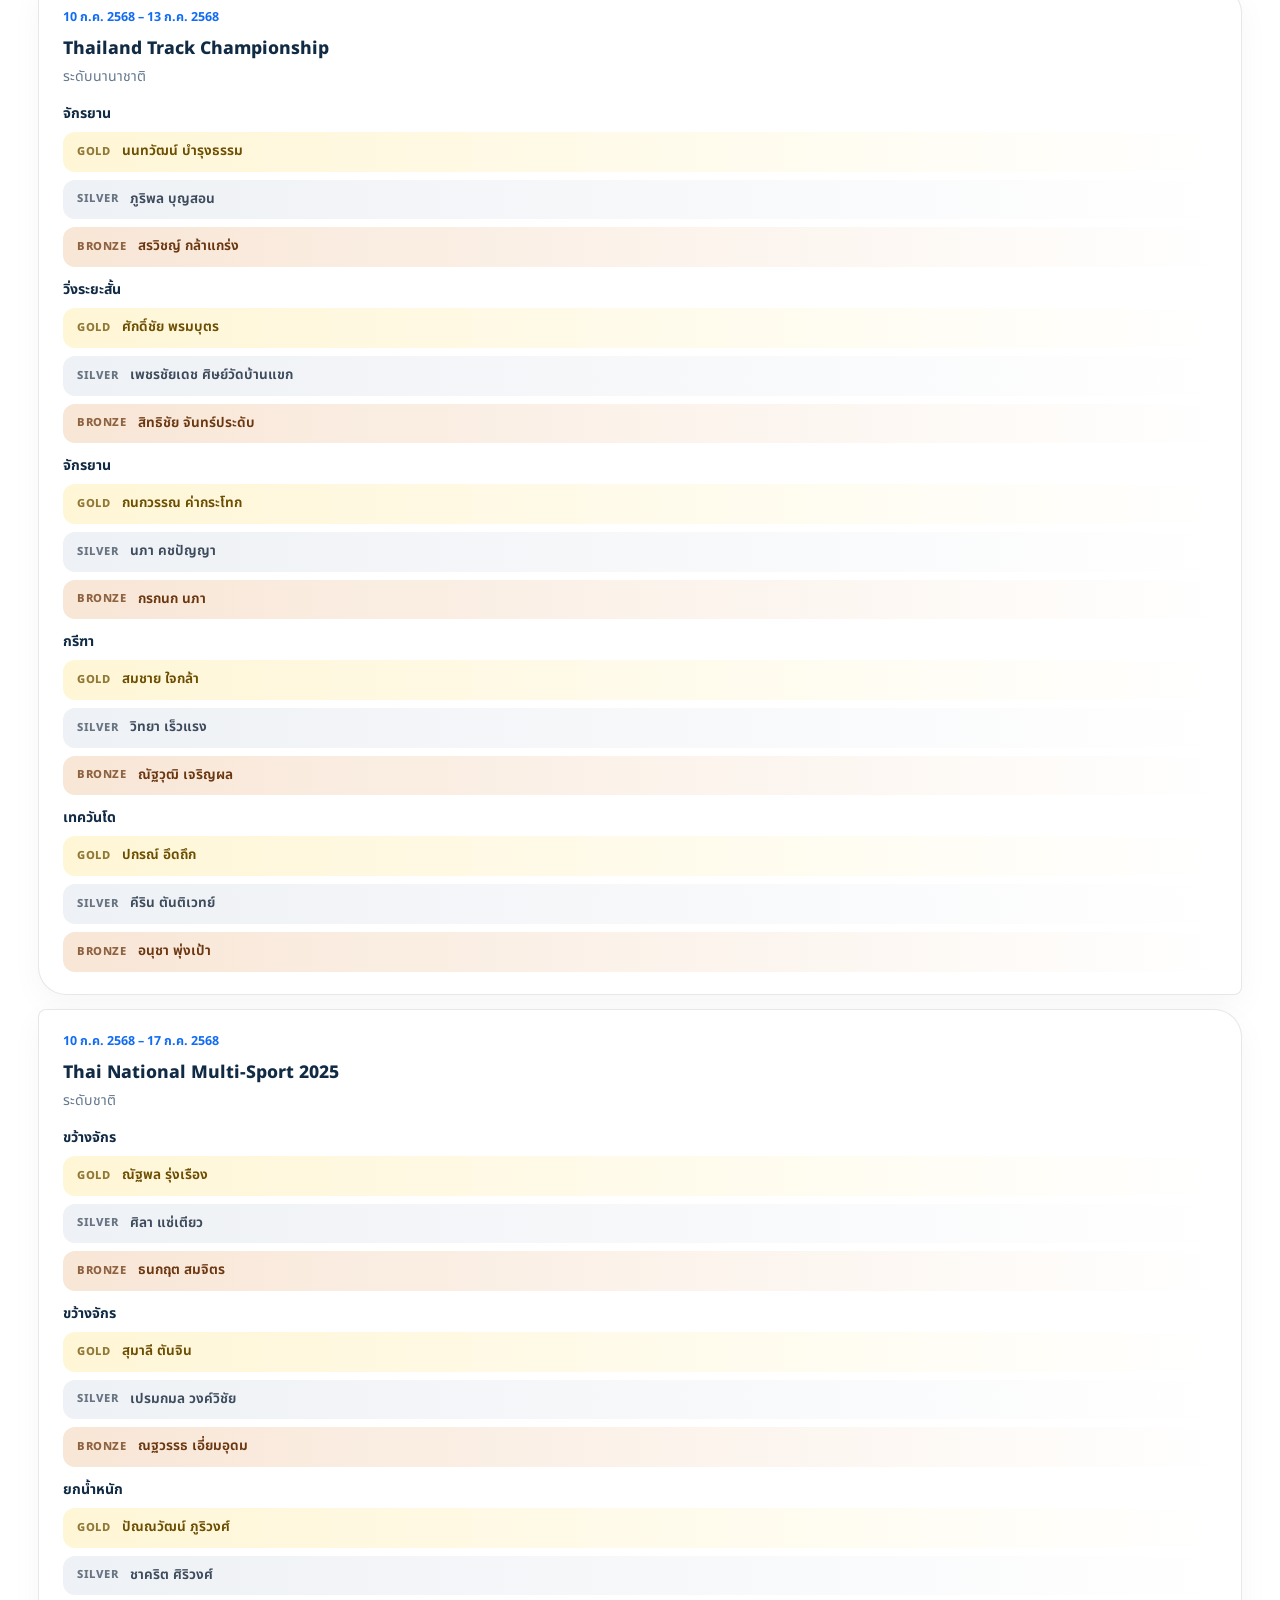
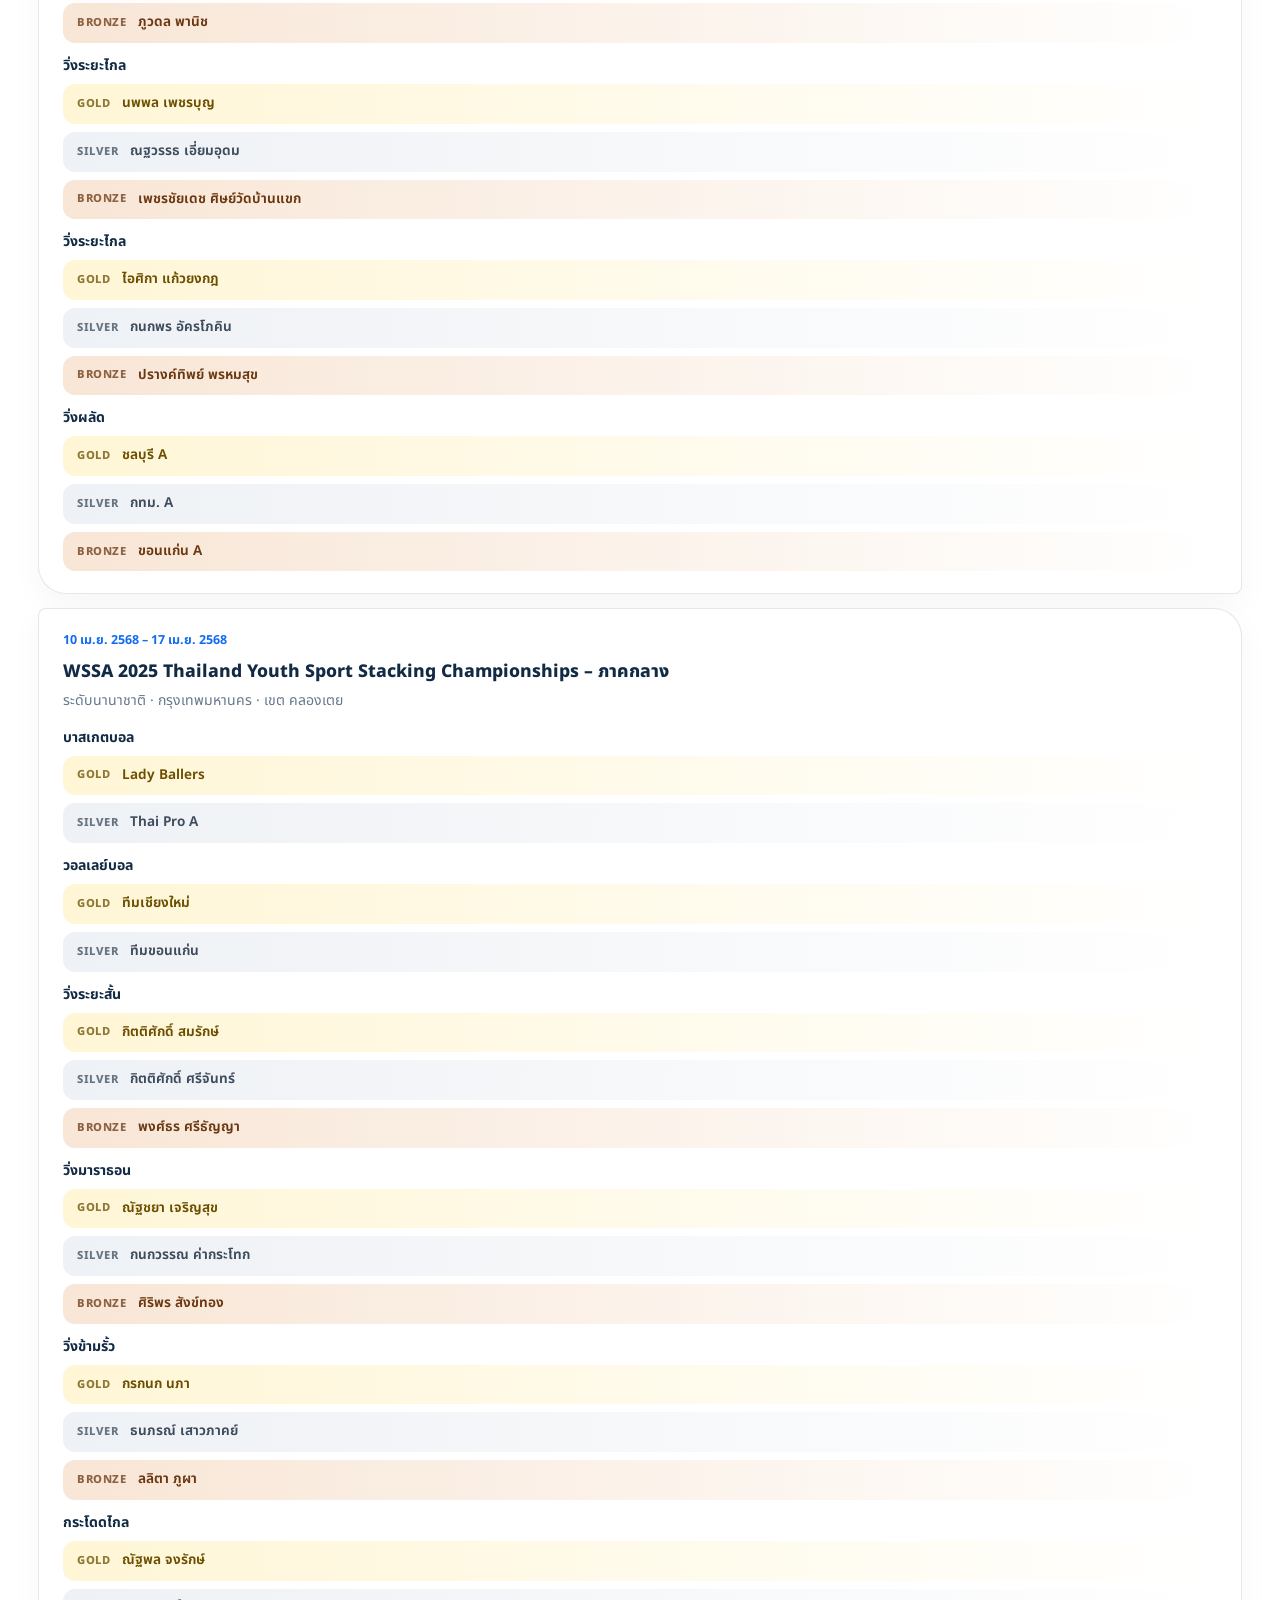
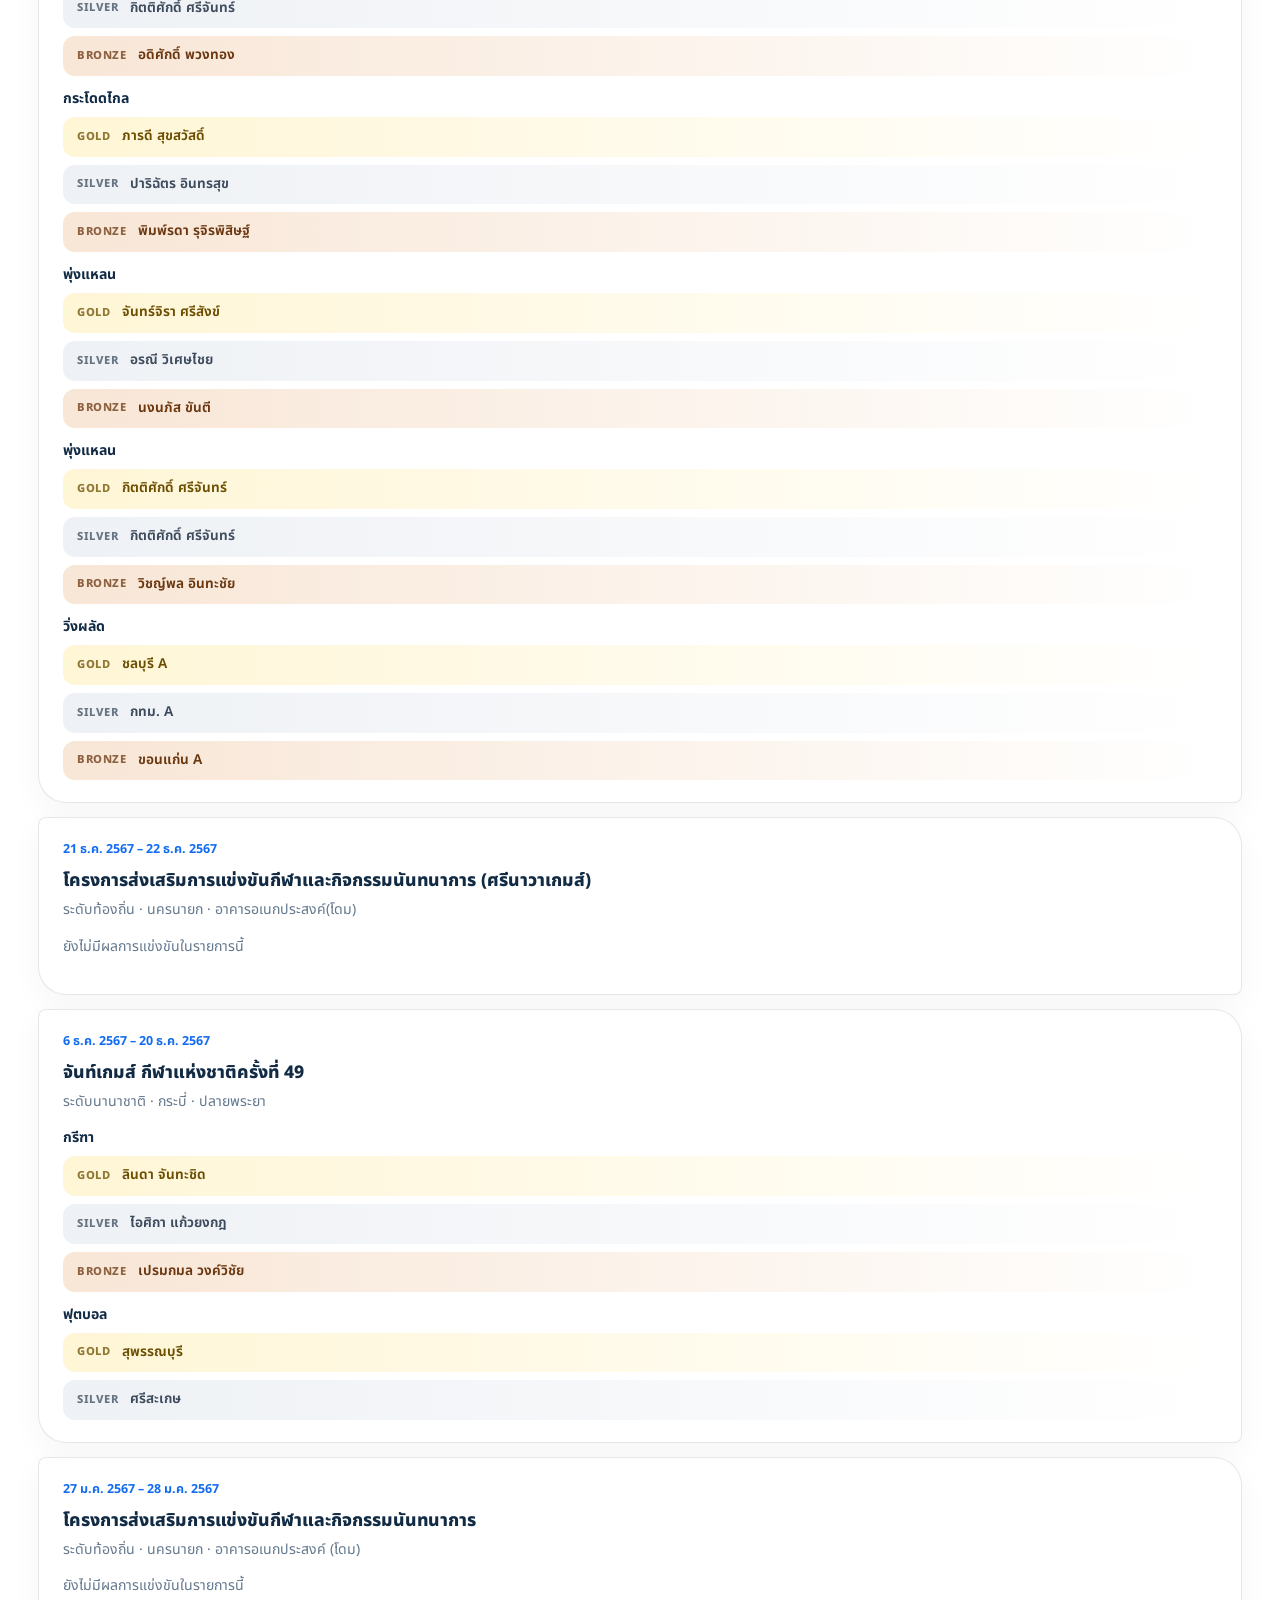
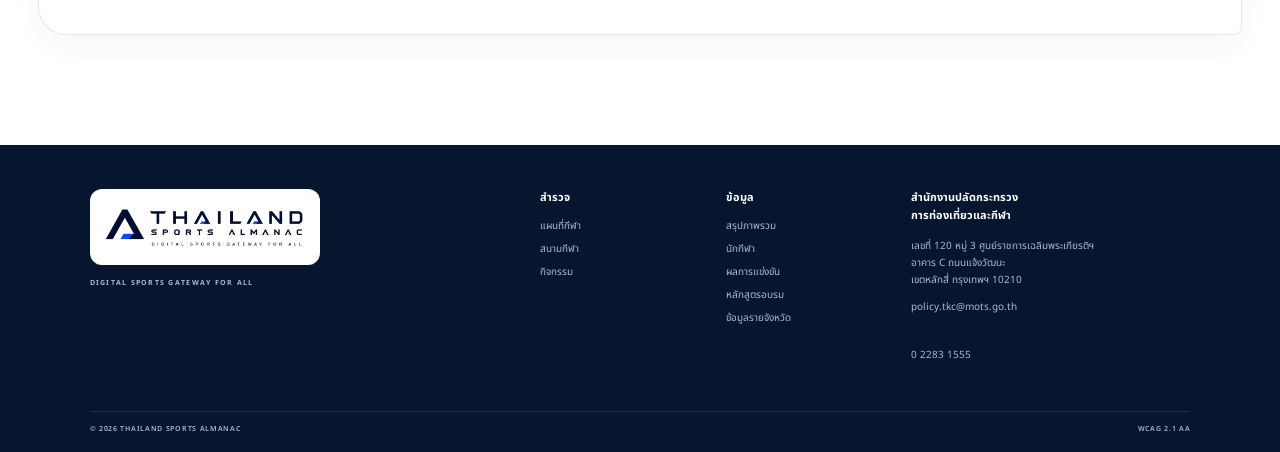
<file: results.html>
﻿<!doctype html>
<html lang="th">
<head>
  <meta charset="utf-8">
  <meta name="viewport" content="width=device-width,initial-scale=1">
  <script>
    if ('scrollRestoration' in history) history.scrollRestoration = 'manual';
    window.scrollTo(0, 0);
  </script>
  <meta name="description" content="ผลการแข่งขันและเหรียญรางวัล">
  <meta name="theme-color" content="#0a2744">
  <title>ผลการแข่งขัน — Thailand Sports Almanac</title>
  <link rel="icon" href="assets/images/logo-new-transparent.png" type="image/png">
  <link rel="preconnect" href="https://fonts.googleapis.com">
  <link rel="preconnect" href="https://fonts.gstatic.com" crossorigin>
  <link href="https://fonts.googleapis.com/css2?family=Noto+Sans+Thai:wght@300..900&display=swap" rel="stylesheet">
  <link rel="stylesheet" href="assets/site-nav.css?v=20260820-2">
<link rel="stylesheet" href="assets/visitor-gateway.css?v=20260820-38">
  <link rel="stylesheet" href="assets/portal.css?v=20260820-2">
  <link rel="stylesheet" href="assets/login-modal.css?v=20260820-7">
  <link rel="stylesheet" href="assets/site-foundation.css?v=20260820-11">
</head>
<body id="top" class="portal-page results-page tpl-list">
  <a class="skip" href="#main">ข้ามไปยังเนื้อหาหลัก</a>
  <div class="noise" aria-hidden="true"></div>
  <header class="nav-shell">
    <a class="brand" href="index.html#top" aria-label="หน้าหลัก"><img src="assets/images/logo-new-transparent.png" alt="Thailand Sports Almanac"></a>
    <nav class="desktop-nav" aria-label="เมนูหลัก">
      <a class="nav-primary-link" href="index.html">หน้าหลัก</a>
      <a class="nav-primary-link" href="abouts.html">เกี่ยวกับเรา</a>
      <div class="nav-group">
        <button class="nav-primary-link nav-dropdown-trigger" type="button" aria-expanded="false">สนาม <span>⌄</span></button>
        <div class="nav-dropdown venue-dropdown">
          <a href="venues.html?type=stadium">สนามกีฬา</a>
          <a href="venues.html?type=multipurpose">อาคารอเนกประสงค์</a>
          <a href="venues.html?type=public">ลานกีฬา / สวนสาธารณะ</a>
          <a href="venues.html?type=fitness">ฟิตเนส / ยิม</a>
          <a href="venues.html?type=training">ศูนย์ฝึกกีฬา</a>
          <a href="venues.html?type=science">ศูนย์วิทยาศาสตร์การกีฬา</a>
        </div>
      </div>
      <div class="nav-group">
        <button class="nav-primary-link nav-dropdown-trigger" type="button" aria-expanded="false">ข่าวและกิจกรรม <span>⌄</span></button>
        <div class="nav-dropdown compact-dropdown"><a href="index.html#gateway-services">ข่าวประกาศ</a><a href="activities.html">ปฏิทินกิจกรรม</a></div>
      </div>
      <div class="nav-group">
        <button class="nav-primary-link nav-dropdown-trigger" type="button" aria-expanded="false" aria-current="true">ข้อมูลและสถิติ <span>⌄</span></button>
        <div class="nav-dropdown compact-dropdown stats-dropdown">
          <div class="nav-subgroup">
            <b>แดชบอร์ด</b>
            <a href="athletes.html">นักกีฬา / บุคลากร</a>
            <a href="results.html">ผลการแข่งขัน</a>
            <a href="overview.html">สรุปภาพรวม</a>
            <a href="provinces.html">ข้อมูลรายจังหวัด</a>
          </div>
          <a href="courses.html">หลักสูตรอบรม</a>
          <a href="index.html#story">คลังความรู้</a>
        </div>
      </div>
      <div class="nav-group">
        <button class="nav-primary-link nav-dropdown-trigger" type="button" aria-expanded="false">ช่วยเหลือ <span>⌄</span></button>
        <div class="nav-dropdown compact-dropdown"><a href="index.html#footer">คู่มือใช้งาน</a><a href="index.html#footer">คำถามที่พบบ่อย (FAQ)</a><a href="contact.html">ติดต่อเรา</a></div>
      </div>
    </nav>
    <div class="nav-actions"><a class="login" href="#login">เข้าสู่ระบบ <span>↗</span></a><button class="menu-button" type="button" aria-label="เปิดเมนูหลัก" aria-expanded="false" aria-controls="mobile-menu"><i></i><i></i></button></div>
    <div class="mobile-menu" id="mobile-menu">
      <a class="mobile-direct" href="index.html">หน้าหลัก</a>
      <a class="mobile-direct" href="abouts.html">เกี่ยวกับเรา</a>
      <div class="mobile-accordion"><button class="mobile-accordion-trigger" type="button" aria-expanded="false">สนาม <span>＋</span></button><div class="mobile-submenu"><a href="venues.html?type=stadium">สนามกีฬา</a><a href="venues.html?type=multipurpose">อาคารอเนกประสงค์</a><a href="venues.html?type=public">ลานกีฬา / สวนสาธารณะ</a><a href="venues.html?type=fitness">ฟิตเนส / ยิม</a><a href="venues.html?type=training">ศูนย์ฝึกกีฬา</a><a href="venues.html?type=science">ศูนย์วิทยาศาสตร์การกีฬา</a></div></div>
      <div class="mobile-accordion"><button class="mobile-accordion-trigger" type="button" aria-expanded="false">ข่าวและกิจกรรม <span>＋</span></button><div class="mobile-submenu"><a href="index.html#gateway-services">ข่าวประกาศ</a><a href="activities.html">ปฏิทินกิจกรรม</a></div></div>
      <div class="mobile-accordion"><button class="mobile-accordion-trigger" type="button" aria-expanded="false">ข้อมูลและสถิติ <span>＋</span></button><div class="mobile-submenu"><b>แดชบอร์ด</b><a class="nav-nested" href="athletes.html">นักกีฬา / บุคลากร</a><a class="nav-nested" href="results.html">ผลการแข่งขัน</a><a class="nav-nested" href="overview.html">สรุปภาพรวม</a><a class="nav-nested" href="provinces.html">ข้อมูลรายจังหวัด</a><a href="courses.html">หลักสูตรอบรม</a><a href="index.html#story">คลังความรู้</a></div></div>
      <div class="mobile-accordion"><button class="mobile-accordion-trigger" type="button" aria-expanded="false">ช่วยเหลือ <span>＋</span></button><div class="mobile-submenu"><a href="index.html#footer">คู่มือใช้งาน</a><a href="index.html#footer">คำถามที่พบบ่อย (FAQ)</a><a href="contact.html">ติดต่อเรา</a></div></div>
    </div>
  </header>
  <main id="main">
    <section class="fp-mast">
      <div class="fp-mast-media" aria-hidden="true"><img src="assets/images/stadium-2.jpg" alt="" decoding="async"></div>
      <div class="fp-mast-watermark" aria-hidden="true">RESULTS</div>
      <div class="fp-mast-inner">
        <p class="fp-eyebrow">ข้อมูลและสถิติ</p>
        <h1>ผลการ<br><em>แข่งขัน</em></h1>
        <p class="fp-mast-lead">บอร์ดเหรียญทอง–เงิน–ทองแดง ตามรายการแข่งขัน พร้อมจังหวัดของผู้ชนะ</p>
        <div class="fp-mast-meta"><span class="fp-chip">เหรียญ</span><span class="fp-chip">อันดับ</span></div>
      </div>
    </section>
    <div class="fp-swoosh" aria-hidden="true">
      <svg viewBox="0 0 1440 56" preserveAspectRatio="none" focusable="false">
        <path fill="currentColor" d="M0,18 C180,52 360,4 540,28 C780,60 980,6 1200,32 C1320,44 1380,40 1440,22 L1440,56 L0,56 Z"></path>
      </svg>
    </div>
    <div class="fp-stage">
      <div class="fp-stats" id="res-stats"></div>
      <div class="fp-filters is-2">
        <label><span>ค้นหา</span><input id="res-search" type="search" placeholder="ชื่อรายการ กีฬา จังหวัด…"></label>
        <label><span>ปีการแข่งขัน</span><select id="res-year"><option value="">ทุกปี</option></select></label>
      </div>
      <p class="fp-count" id="res-count">กำลังโหลด…</p>
      <div id="res-skeleton" class="fp-skel"></div>
      <div id="res-list"></div>
    </div>
  </main>

  <footer id="footer">
    <div class="footer-brand"><img src="assets/images/logo-new-transparent.png" alt="Thailand Sports Almanac"><p>DIGITAL SPORTS GATEWAY FOR ALL</p></div>
    <div><h3>สำรวจ</h3><a href="index.html#nation">แผนที่กีฬา</a><a href="venues.html">สนามกีฬา</a><a href="activities.html">กิจกรรม</a></div>
    <div><h3>ข้อมูล</h3><a href="overview.html">สรุปภาพรวม</a><a href="athletes.html">นักกีฬา</a><a href="results.html">ผลการแข่งขัน</a><a href="courses.html">หลักสูตรอบรม</a><a href="provinces.html">ข้อมูลรายจังหวัด</a></div>
    <address><h3>สำนักงานปลัดกระทรวง<br>การท่องเที่ยวและกีฬา</h3><p>เลขที่ 120 หมู่ 3 ศูนย์ราชการเฉลิมพระเกียรติฯ<br>อาคาร C ถนนแจ้งวัฒนะ<br>เขตหลักสี่ กรุงเทพฯ 10210</p><a href="mailto:policy.tkc@mots.go.th">policy.tkc@mots.go.th</a><br><a href="tel:022831555">0 2283 1555</a></address>
    <div class="footer-bottom"><span>© 2026 THAILAND SPORTS ALMANAC</span><span>WCAG 2.1 AA</span></div>
  </footer>

  <script src="assets/design-language.js?v=20260820-3"></script>
  <script src="assets/portal-nav.js?v=20260820-4"></script>
  <script src="assets/login-modal.js?v=20260820-7"></script>
  <script src="assets/results.js?v=20260820-2"></script>
</body>
</html>
</file>
<file: assets/site-nav.css>
/* =========================================================
   Site Nav Shell — extracted from cinematic for all pages
   Use with site-foundation.css. Landing may still load cinematic
   for motion-hero / map-intro only.
   ========================================================= */

:root {
  --ink: #071b34;
  --blue: #126cf3;
  --paper: #f4f7fa;
  --ease: cubic-bezier(0.16, 1, 0.3, 1);
}

*,
*::before,
*::after { box-sizing: border-box; }

html { scroll-behavior: smooth; }

body {
  margin: 0;
  background: var(--paper);
  color: var(--ink);
  font-family: "Noto Sans Thai", sans-serif;
  -webkit-font-smoothing: antialiased;
  overflow-x: hidden;
}

a { color: inherit; text-decoration: none; }
button, input, select, textarea { font: inherit; }

.skip {
  position: fixed;
  left: 12px;
  top: -80px;
  z-index: 2100;
  background: #fff;
  padding: 10px 16px;
  border-radius: 8px;
}
.skip:focus { top: 12px; }

.noise {
  position: fixed;
  inset: 0;
  z-index: 2;
  pointer-events: none;
  opacity: 0.035;
  background-image: url("data:image/svg+xml,%3Csvg viewBox='0 0 180 180' xmlns='http://www.w3.org/2000/svg'%3E%3Cfilter id='n'%3E%3CfeTurbulence type='fractalNoise' baseFrequency='.8' numOctaves='2' stitchTiles='stitch'/%3E%3C/filter%3E%3Crect width='100%25' height='100%25' filter='url(%23n)' opacity='.6'/%3E%3C/svg%3E");
}

/* ——— Loader ——— */
.loader {
  position: fixed;
  inset: 0;
  z-index: 2500;
  overflow: hidden;
  display: grid;
  place-items: center;
  align-content: center;
  color: #fff;
  background: radial-gradient(circle at 50% 48%, #0c2d59 0, #071f40 42%, #06182f 100%);
  transition: clip-path 1s var(--ease), visibility 1s;
  clip-path: inset(0);
}
.loader.done {
  clip-path: inset(0 0 100% 0);
  visibility: hidden;
}
.loader:before {
  content: "";
  position: absolute;
  inset: -25%;
  pointer-events: none;
  background: conic-gradient(from 180deg at 50% 50%, transparent, rgba(25, 135, 255, 0.09), transparent 28%, rgba(93, 203, 255, 0.07), transparent 62%);
  animation: loaderAtmosphere 8s linear infinite;
}
.loader-brand-stage {
  position: relative;
  width: 410px;
  height: 154px;
  display: grid;
  place-items: center;
  animation: loaderBrandIn 0.9s var(--ease) both;
}
.loader-logo-card {
  position: relative;
  z-index: 3;
  width: 340px;
  height: 102px;
  display: grid;
  place-items: center;
  overflow: hidden;
  border: 1px solid rgba(255, 255, 255, 0.72);
  border-radius: 30px;
  background: linear-gradient(120deg, rgba(255, 255, 255, 0.98), rgba(238, 247, 255, 0.86));
  box-shadow: 0 30px 90px rgba(0, 0, 0, 0.28), 0 0 58px rgba(29, 137, 255, 0.22), inset 0 1px 0 #fff;
  backdrop-filter: blur(18px);
  animation: loaderCardFloat 2.6s ease-in-out 0.8s infinite alternate;
}
.loader-logo-card:after {
  content: "";
  position: absolute;
  top: -45%;
  bottom: -45%;
  left: -38%;
  width: 24%;
  background: linear-gradient(90deg, transparent, rgba(255, 255, 255, 0.95), rgba(109, 197, 255, 0.38), transparent);
  filter: blur(2px);
  transform: skewX(-18deg);
  animation: loaderLogoSweep 1.7s var(--ease) 0.35s infinite;
}
.loader-logo-card img {
  position: relative;
  z-index: 1;
  width: 270px;
  height: 76px;
  object-fit: contain;
  mix-blend-mode: multiply;
  animation: loaderLogoFocus 0.95s var(--ease) 0.12s both;
}
.loader-orbit {
  position: absolute;
  z-index: 1;
  inset: 2px;
  border: 1px solid rgba(90, 190, 255, 0.28);
  border-radius: 50%;
  animation: loaderOrbit 3.2s linear infinite;
}
.loader-orbit:before {
  content: "";
  position: absolute;
  left: 11%;
  top: 9%;
  width: 7px;
  height: 7px;
  border-radius: 50%;
  background: #43bfff;
  box-shadow: 0 0 18px #2a9fff, 0 0 36px rgba(42, 159, 255, 0.7);
}
.loader-orbit.orbit-b {
  inset: 17px -10px;
  opacity: 0.48;
  animation-direction: reverse;
  animation-duration: 4.6s;
}
.loader-orbit.orbit-b:before {
  left: auto;
  right: 15%;
  top: auto;
  bottom: 4%;
  width: 5px;
  height: 5px;
}
.loader-track {
  position: relative;
  width: 230px;
  height: 2px;
  margin-top: 24px;
  overflow: hidden;
  border-radius: 999px;
  background: rgba(255, 255, 255, 0.13);
}
.loader-track i {
  position: absolute;
  inset: 0;
  background: linear-gradient(90deg, transparent, #25a7ff 38%, #fff 52%, #25a7ff 66%, transparent);
  transform: translateX(-100%);
  animation: loaderTrack 1.05s var(--ease) infinite;
}
.loader > p {
  position: relative;
  margin: 15px 0 0;
  font-size: 10px;
  letter-spacing: 0.14em;
  color: #8da6c6;
  animation: loaderCaption 1.1s ease 0.35s both;
}
@keyframes loaderBrandIn {
  from { opacity: 0; transform: scale(0.88); filter: blur(12px); }
  to { opacity: 1; transform: none; filter: none; }
}
@keyframes loaderLogoFocus {
  from { opacity: 0; transform: scale(1.12); filter: blur(8px); }
  to { opacity: 1; transform: none; filter: none; }
}
@keyframes loaderCardFloat {
  to {
    transform: translateY(-5px);
    box-shadow: 0 38px 100px rgba(0, 0, 0, 0.3), 0 0 76px rgba(29, 137, 255, 0.3), inset 0 1px 0 #fff;
  }
}
@keyframes loaderLogoSweep {
  0%, 18% { left: -38%; opacity: 0; }
  32% { opacity: 1; }
  58%, 100% { left: 118%; opacity: 0; }
}
@keyframes loaderOrbit { to { transform: rotate(360deg); } }
@keyframes loaderTrack { to { transform: translateX(100%); } }
@keyframes loaderAtmosphere { to { transform: rotate(360deg); } }
@keyframes loaderCaption {
  from { opacity: 0; transform: translateY(8px); }
  to { opacity: 1; transform: none; }
}
@media (max-width: 520px) {
  .loader-brand-stage { width: 330px; height: 130px; }
  .loader-logo-card { width: 286px; height: 88px; border-radius: 26px; }
  .loader-logo-card img { width: 228px; height: 64px; }
  .loader-track { width: 190px; margin-top: 18px; }
  .loader > p { font-size: 9px; }
}
@media (prefers-reduced-motion: reduce) {
  .loader { display: none; }
  .loader:before,
  .loader-brand-stage,
  .loader-logo-card,
  .loader-logo-card:after,
  .loader-logo-card img,
  .loader-orbit,
  .loader-track i,
  .loader > p { animation: none !important; }
}

/* ——— Capsule navigation ——— */
.nav-shell {
  position: fixed;
  z-index: 1500;
  top: 18px;
  left: 50%;
  right: auto;
  width: min(1040px, calc(100% - 40px));
  height: 60px;
  padding: 5px 8px 5px 18px;
  display: flex;
  align-items: center;
  transform: translateX(-50%);
  border: 1px solid rgba(255, 255, 255, 0.46);
  border-radius: 999px;
  background: linear-gradient(115deg, rgba(255, 255, 255, 0.32), rgba(244, 250, 255, 0.1));
  box-shadow:
    0 18px 50px rgba(8, 35, 67, 0.09),
    inset 0 1px 0 rgba(255, 255, 255, 0.66),
    inset 0 -1px 0 rgba(123, 164, 203, 0.06);
  backdrop-filter: blur(22px) saturate(165%);
  -webkit-backdrop-filter: blur(22px) saturate(165%);
  transition: top 0.45s var(--ease), width 0.45s var(--ease), height 0.45s var(--ease), box-shadow 0.45s var(--ease), background 0.45s ease;
  animation: navEnter 0.8s var(--ease) 0.15s both;
  pointer-events: auto;
}
.nav-shell.is-scrolled {
  top: 10px;
  width: min(940px, calc(100% - 32px));
  height: 56px;
  background: linear-gradient(115deg, rgba(255, 255, 255, 0.36), rgba(235, 246, 255, 0.14));
  border-color: rgba(255, 255, 255, 0.5);
  box-shadow: 0 14px 42px rgba(8, 35, 67, 0.12), inset 0 1px 0 rgba(255, 255, 255, 0.7);
}
@keyframes navEnter {
  from { opacity: 0; transform: translate(-50%, -18px) scale(0.97); }
  to { opacity: 1; transform: translateX(-50%) scale(1); }
}

.brand { width: 170px; flex: 0 0 auto; }
.brand img {
  width: 100%;
  height: 40px;
  object-fit: contain;
  display: block;
  mix-blend-mode: normal;
  transition: height 0.45s var(--ease);
}
.nav-shell.is-scrolled .brand img { height: 40px; }

.desktop-nav {
  display: flex;
  gap: 2px;
  margin: auto;
  align-self: stretch;
  align-items: center;
  font-size: 12px;
  font-weight: 650;
}
.desktop-nav .nav-primary-link {
  appearance: none;
  border: 0;
  background: transparent;
  color: var(--ink);
  font: 500 11.5px/1.45 "Noto Sans Thai", sans-serif;
  padding: 10px 9px;
  border-radius: 999px;
  white-space: nowrap;
  cursor: pointer;
  transition: color 0.3s ease, background 0.3s ease, transform 0.3s var(--ease);
}
.desktop-nav .nav-primary-link:hover,
.desktop-nav .nav-primary-link:focus-visible {
  color: var(--blue);
  background: rgba(255, 255, 255, 0.45);
  transform: translateY(-1px);
}
.desktop-nav .nav-primary-link.active {
  color: #fff;
  background: var(--blue);
  box-shadow: 0 8px 20px rgba(31, 130, 242, 0.22);
}
.nav-primary-link > span { display: none; }

.nav-group {
  position: relative;
  display: flex;
  align-items: center;
  height: 100%;
}
.nav-group.open .nav-dropdown-trigger {
  color: var(--blue);
  background: rgba(225, 240, 255, 0.58);
}
.nav-dropdown {
  position: absolute;
  z-index: 100;
  left: 50%;
  top: calc(100% + 7px);
  width: 250px;
  padding: 10px;
  border: 1px solid rgba(255, 255, 255, 0.76);
  border-radius: 22px;
  background: linear-gradient(135deg, rgba(255, 255, 255, 0.94), rgba(239, 247, 255, 0.88));
  box-shadow: 0 24px 60px rgba(7, 24, 49, 0.18), inset 0 1px 0 rgba(255, 255, 255, 0.95);
  backdrop-filter: blur(28px) saturate(155%);
  -webkit-backdrop-filter: blur(28px) saturate(155%);
  opacity: 0;
  visibility: hidden;
  transform: translate(-50%, -9px) scale(0.97);
  transform-origin: top;
  transition: opacity 0.25s ease, visibility 0.25s ease, transform 0.35s var(--ease);
}
.nav-group.open > .nav-dropdown {
  opacity: 1;
  visibility: visible;
  transform: translate(-50%, 0) scale(1);
}
.desktop-nav .nav-dropdown a {
  display: block;
  padding: 10px 12px;
  border-radius: 12px;
  color: #203751;
  font-size: 10px;
  font-weight: 500;
  line-height: 1.45;
  transition: color 0.22s ease, background 0.22s ease, transform 0.22s var(--ease);
}
.desktop-nav .nav-dropdown a:hover,
.desktop-nav .nav-dropdown a:focus-visible {
  color: var(--blue);
  background: rgba(255, 255, 255, 0.72);
  transform: translateX(3px);
}
.nav-subgroup {
  padding: 6px 6px 7px;
  margin-bottom: 5px;
  border-radius: 14px;
  background: rgba(227, 240, 252, 0.52);
}
.nav-subgroup b {
  display: block;
  padding: 3px 6px 5px;
  font-size: 8px;
  letter-spacing: 0.08em;
  color: #70839a;
}
.desktop-nav .nav-subgroup a { padding-left: 16px; }
.compact-dropdown { width: 215px; }
.stats-dropdown { width: 240px; }

.nav-actions {
  display: flex;
  align-items: center;
  gap: 7px;
  flex-shrink: 0;
}
.language {
  border: 0;
  background: transparent;
  height: 38px;
  padding: 0 10px;
  border-radius: 12px;
  font-size: 11px;
  font-weight: 700;
  cursor: pointer;
}
.language span { color: #98a2b1; font-weight: 400; }
.login {
  display: flex;
  align-items: center;
  justify-content: center;
  gap: 16px;
  min-width: 112px;
  min-height: 40px;
  padding: 0 17px;
  border-radius: 999px;
  background: var(--ink);
  color: #fff;
  font-size: 11.5px;
  font-weight: 700;
  line-height: 1.4;
  white-space: nowrap;
  transition: transform 0.3s var(--ease), background 0.3s ease, box-shadow 0.3s ease;
}
.login:hover {
  background: var(--blue);
  transform: translateY(-1px);
  box-shadow: 0 9px 20px rgba(31, 130, 242, 0.23);
}
.login span { display: inline-block; line-height: 1; }
.menu-button { display: none; }
.mobile-menu { display: none; }

@media (min-width: 1101px) and (max-width: 1250px) {
  .nav-shell { width: min(1020px, calc(100% - 28px)); padding-left: 13px; }
  .nav-shell .brand { width: 166px; }
  .nav-shell .brand img { height: 42px; }
  .desktop-nav .nav-primary-link { padding-inline: 7px; font-size: 10.35px; }
  .language { display: none; }
  .login { min-width: 100px; padding-inline: 15px; }
}

@media (max-width: 1100px) {
  .nav-shell,
  .nav-shell.is-scrolled {
    top: 12px;
    width: calc(100% - 24px);
    height: 56px;
    padding: 4px 10px 4px 14px;
    border-radius: 18px;
    background: linear-gradient(115deg, rgba(255, 255, 255, 0.36), rgba(238, 248, 255, 0.14));
    border-color: rgba(255, 255, 255, 0.5);
  }
  .nav-shell .brand { width: 166px; }
  .nav-shell .brand img,
  .nav-shell.is-scrolled .brand img { height: 39px; }
  .desktop-nav,
  .language { display: none; }
  .nav-actions { margin-left: auto; }
  .nav-actions .login { display: none !important; }
  .menu-button {
    display: flex;
    width: 40px;
    height: 40px;
    border: 0;
    border-radius: 0;
    background: transparent;
    flex-direction: column;
    justify-content: center;
    align-items: center;
    gap: 6px;
    cursor: pointer;
    box-shadow: none;
  }
  .menu-button i {
    width: 20px;
    height: 1.5px;
    background: var(--ink);
    transition: transform 0.35s var(--ease), background 0.25s ease;
  }
  .menu-button:hover i,
  .menu-button[aria-expanded="true"] i { background: var(--blue); }
  .menu-button[aria-expanded="true"] i:first-child { transform: translateY(3.5px) rotate(45deg); }
  .menu-button[aria-expanded="true"] i:last-child { transform: translateY(-3.5px) rotate(-45deg); }

  .mobile-menu {
    display: flex;
    position: absolute;
    z-index: 1600;
    top: calc(100% + 8px);
    left: 0;
    right: 0;
    max-height: calc(100vh - 100px);
    overflow: auto;
    padding: 14px;
    flex-direction: column;
    gap: 3px;
    border: 1px solid rgba(7, 24, 49, 0.08);
    border-radius: 22px;
    background: rgba(255, 255, 255, 0.97);
    box-shadow: 0 24px 60px rgba(7, 24, 49, 0.18);
    backdrop-filter: blur(18px);
    opacity: 0;
    visibility: hidden;
    transform: translateY(-12px) scale(0.98);
    transform-origin: top;
    transition: opacity 0.35s ease, visibility 0.35s ease, transform 0.45s var(--ease);
    pointer-events: auto;
  }
  .mobile-menu.open {
    opacity: 1;
    visibility: visible;
    transform: none;
  }
  body.nav-open { overflow: hidden; }
  .mobile-menu .mobile-direct,
  .mobile-accordion-trigger {
    width: 100%;
    display: flex;
    align-items: center;
    justify-content: space-between;
    min-height: 48px;
    padding: 13px 14px;
    border: 0;
    border-radius: 13px;
    background: transparent;
    color: var(--ink);
    font-size: 17px;
    font-weight: 500;
    text-align: left;
    cursor: pointer;
  }
  .mobile-menu .mobile-direct:hover,
  .mobile-accordion-trigger:hover {
    color: var(--blue);
    background: #eef6ff;
  }
  .mobile-accordion-trigger span {
    font-size: 19px;
    font-weight: 300;
    transition: transform 0.35s var(--ease);
  }
  .mobile-accordion.open .mobile-accordion-trigger span { transform: rotate(45deg); }
  .mobile-submenu {
    max-height: 0;
    overflow: hidden;
    opacity: 0;
    padding: 0 9px;
    transition: max-height 0.45s var(--ease), opacity 0.3s ease;
  }
  .mobile-accordion.open .mobile-submenu {
    max-height: 720px;
    opacity: 1;
  }
  .mobile-submenu a,
  .mobile-submenu b {
    display: block;
    padding: 9px 15px;
    border-left: 1px solid #dce7f1;
    color: #5e728a;
    font-size: 13px;
    font-weight: 500;
  }
  .mobile-submenu b {
    padding-top: 12px;
    font-size: 9px;
    letter-spacing: 0.08em;
    color: #90a0b2;
  }
  .mobile-submenu a.nav-nested { padding-left: 24px; }
  .mobile-submenu a:hover {
    color: var(--blue);
    background: rgba(238, 246, 255, 0.7);
  }
  .mobile-menu .mobile-login {
    margin-top: 10px;
  }
}

@media (max-width: 430px) {
  .nav-shell .brand { width: 154px; }
  .nav-shell .brand img,
  .nav-shell.is-scrolled .brand img { height: 37px; }
}

@media (prefers-reduced-motion: reduce) {
  .nav-shell { animation: none; transition: none; }
  .desktop-nav a,
  .login,
  .menu-button,
  .mobile-menu { transition: none; }
}

/* ——— Footer ——— */
body > footer,
#footer {
  background: #06162e;
  color: #a9bad0;
  padding: 44px 7vw 18px;
  display: grid;
  grid-template-columns: 1.5fr 0.55fr 0.55fr 1fr;
  gap: 32px;
  position: relative;
  overflow-x: clip;
}
.footer-brand img {
  width: 230px;
  background: #fff;
  padding: 8px;
  border-radius: 12px;
}
.footer-brand p {
  font: 700 7px "Noto Sans Thai";
  letter-spacing: 0.18em;
}
.footer-brand ~ div h3,
body > footer address h3,
#footer address h3 {
  font-size: 11px;
  color: #fff;
  margin: 0 0 12px;
}
.footer-brand ~ div > a,
body > footer address a,
#footer address a {
  display: block;
  font-size: 10px;
  margin: 7px 0;
}
.footer-brand ~ div > a:hover { color: #fff; }
body > footer address,
#footer address {
  font-style: normal;
  font-size: 10px;
  line-height: 1.7;
}
.footer-bottom {
  grid-column: 1 / -1;
  border-top: 1px solid rgba(255, 255, 255, 0.1);
  display: flex;
  justify-content: space-between;
  padding-top: 12px;
  margin-top: 8px;
  font: 600 7px "Noto Sans Thai";
  letter-spacing: 0.1em;
}
@media (max-width: 760px) {
  body > footer,
  #footer {
    grid-template-columns: 1fr 1fr;
    padding: 40px 20px 18px;
    gap: 24px 22px;
  }
  .footer-brand,
  body > footer address,
  #footer address { grid-column: 1 / -1; }
  .footer-brand img { width: min(300px, 100%); }
}
</file>
<file: assets/visitor-gateway.css>
:root{--gateway-blue:#126cf3;--gateway-navy:#071b34;--gateway-sky:#eaf4ff;--gateway-paper:#f4f7fa;--gateway-line:#d7e0e9;--gateway-text:#122b45;--gateway-muted:#64788d;--gateway-green:#20a779;--gateway-orange:#ff704d;--premium-ease:cubic-bezier(.2,.75,.2,1);--type-label:11px;--type-caption:12px;--type-ui:13px;--type-body-sm:14px}
html{scroll-behavior:smooth;scroll-padding-top:92px}body{background:var(--gateway-paper);font-size:var(--type-body-sm);text-rendering:optimizeLegibility;-webkit-font-smoothing:antialiased}body.menu-open{overflow:hidden}::selection{background:#baff19;color:var(--gateway-navy)}a,button{cursor:pointer}a:focus-visible,button:focus-visible,input:focus-visible,select:focus-visible{outline:2px solid #baff19;outline-offset:4px}*{scrollbar-width:thin;scrollbar-color:#83a4c7 transparent}main{position:relative;overflow-x:clip;overflow-y:visible}
.cinema-hero,.manifesto,.stat-scroll,.sports-network,.data-story,.finale,.map-intro{display:none!important}

.gateway-services,.public-insights{position:relative;background:#fff;color:var(--gateway-text)}
.gateway-services{padding:72px 6vw 110px}
.public-insights{position:relative;z-index:10;padding:0 6vw 52px;overflow:visible}
.sport-ribbon{position:relative;z-index:var(--z-ribbon,1200);height:72px;overflow:visible;width:100%;max-width:none;margin:28px 0 -28px;left:auto;color:var(--gateway-navy);pointer-events:none}
.sport-ribbon-band{pointer-events:auto;position:absolute;z-index:var(--z-ribbon,1200);left:-5%;top:50%;width:110%;padding:18px 0;background:#baff19;white-space:nowrap;transform:translateY(-50%) rotate(-4deg);transform-origin:center center;box-shadow:0 8px 28px rgba(7,27,52,.08)}
.sport-ribbon-track{display:inline-flex;align-items:center;gap:28px;padding-left:40px;animation:sportRibbonMarquee 28s linear infinite;font:650 15px/1 'Noto Sans Thai',sans-serif;letter-spacing:.04em}
.sport-ribbon-track span{display:inline-flex;align-items:center;gap:.45em;flex-shrink:0}
.sport-ribbon-track span:after{content:none}
.sport-ribbon-icon{width:1.15em;height:1.15em;flex:0 0 auto;display:block;color:var(--gateway-navy);opacity:.92}
.sport-ribbon:hover .sport-ribbon-track{animation-play-state:paused}
@keyframes sportRibbonMarquee{from{transform:translateX(0)}to{transform:translateX(-50%)}}
@media(min-width:761px){.motion-hero{height:min(68svh,620px);min-height:540px}}
.gateway-section-intro{position:relative;z-index:1;max-width:1320px;margin:0 auto 54px;display:flex;align-items:flex-end;justify-content:space-between;gap:40px}
.gateway-section-intro small{display:block;margin-bottom:13px;color:var(--gateway-blue);font:700 var(--type-label) 'Noto Sans Thai',sans-serif;letter-spacing:.16em;text-transform:uppercase}
.gateway-section-intro h2,.activity-editorial-lead h2,.nation-intro h2,.green-heart-intro h2{color:var(--gateway-navy);font-size:clamp(48px,4.7vw,72px);font-weight:500;line-height:1.02;letter-spacing:-.06em}
.gateway-section-intro h2 em,.activity-editorial-lead h2 em,.nation-intro h2 em,.green-heart-intro h2 em{color:var(--gateway-blue);font-style:normal;font-weight:inherit}
.gateway-section-intro h2{margin:0}
.gateway-section-intro>p{max-width:350px;margin:0 0 8px;color:var(--gateway-muted);font-size:var(--type-body-sm);line-height:1.75}

.service-launcher{max-width:1320px;margin:auto;display:grid;grid-template-columns:repeat(3,1fr);border-top:1px solid var(--gateway-line);border-left:1px solid var(--gateway-line)}
.service-launcher>a{position:relative;min-height:164px;padding:28px 27px;border-right:1px solid var(--gateway-line);border-bottom:1px solid var(--gateway-line);display:grid;grid-template-columns:48px 1fr auto;align-items:start;gap:18px;background:#fff;transition:background .3s ease,color .3s ease,transform .35s var(--ease)}
.service-launcher>a:hover{z-index:2;background:var(--gateway-blue);color:#fff;transform:translateY(-5px);box-shadow:0 20px 50px rgba(18,108,243,.2)}
.service-icon{width:48px;height:48px;border-radius:50%;display:grid;place-items:center;background:var(--gateway-sky);color:var(--gateway-blue);transition:.3s}.service-icon svg{width:24px;height:24px;fill:none;stroke:currentColor;stroke-width:1.7;stroke-linecap:round;stroke-linejoin:round}.service-launcher>a:hover .service-icon{background:#fff;color:var(--gateway-blue)}
.service-launcher b{display:block;margin-top:3px;font-size:17px;font-weight:650;line-height:1.35}.service-launcher small{display:block;margin-top:7px;color:var(--gateway-muted);font-size:var(--type-caption)}.service-launcher>a:hover small{color:rgba(255,255,255,.75)}.service-launcher>a>i{font-style:normal;font-size:17px}

/* Editorial activity calendar adapted from the supplied reference. */
.activity-editorial{max-width:1548px;margin:auto;display:grid;grid-template-columns:minmax(330px,.72fr) minmax(720px,1.28fr);gap:5vw}.activity-editorial-lead{align-self:stretch;display:flex;flex-direction:column;align-items:flex-start;justify-content:center;padding-bottom:2%}.activity-editorial-lead>small{display:block;color:var(--gateway-blue);font:700 9px 'Noto Sans Thai',sans-serif;letter-spacing:.2em}.activity-editorial-lead h2{margin:26px 0 42px}.activity-editorial-lead>a{display:inline-flex;gap:7px;padding-bottom:7px;border-bottom:1px solid var(--gateway-navy);color:var(--gateway-navy);font-size:12px;font-weight:700}.activity-editorial-list{display:grid;grid-template-columns:repeat(2,minmax(0,1fr));border-top:1px solid var(--gateway-navy)}.activity-editorial-list article{min-height:118px;padding:17px 12px 17px 0;display:grid;grid-template-columns:76px 1fr 14px;align-items:center;gap:16px;border-bottom:1px solid #c9d4df;color:var(--gateway-navy);cursor:pointer;transition:background .28s ease,transform .28s ease}.activity-editorial-list article:nth-child(even){padding-left:18px;border-left:1px solid #c9d4df}.activity-editorial-list article:hover{z-index:1;background:#f5f9ff;transform:translateY(-2px)}.activity-editorial-list time{align-self:center}.activity-editorial-list time strong{display:block;font:750 48px/.86 'Noto Sans Thai',sans-serif;letter-spacing:-.06em}.activity-editorial-list time small{display:block;margin-top:8px;color:var(--gateway-navy);font:750 17px/1.2 'Noto Sans Thai',sans-serif;letter-spacing:.01em}.activity-editorial-list h3{margin:0 0 8px;font-size:14px;font-weight:550;line-height:1.35;font-family:'Noto Sans Thai',sans-serif}.activity-editorial-list p{margin:0;color:#718399;font-size:11px;font-family:'Noto Sans Thai',sans-serif}.activity-editorial-list article>span{color:var(--gateway-blue);font-size:13px}

/* Green Heart — light editorial rail aligned with gateway sections. */
.green-heart{position:relative;padding:88px 0 92px;background:#fff;color:var(--gateway-text);border-top:0}.green-heart-shell{max-width:1548px;margin:0 auto;padding:0 6vw}.green-heart-intro{max-width:760px;margin-bottom:34px}.green-heart-intro>small{display:block;color:var(--gateway-blue);font:700 var(--type-label) 'Noto Sans Thai',sans-serif;letter-spacing:.18em;text-transform:uppercase}.green-heart-intro h2{margin:0 0 24px;text-wrap:balance}.green-heart-intro>p{max-width:520px;margin:0;color:var(--gateway-muted);font-size:var(--type-body-sm);line-height:1.75}.green-heart-meta{margin-top:26px;display:flex;align-items:center;gap:22px;flex-wrap:wrap}.green-heart-count{color:var(--gateway-muted);font-size:var(--type-caption)}.green-heart-count strong{color:var(--gateway-navy);font:750 24px/1 'Noto Sans Thai',sans-serif;letter-spacing:-.04em;margin-right:4px}.green-heart-filters{display:flex;align-items:center;flex-wrap:wrap;gap:10px;margin:0 0 10px}.green-heart-level-tabs{display:flex;align-items:center;flex-wrap:wrap;gap:8px}.green-heart-tab{border:0;background:#eef2f6;padding:11px 18px;border-radius:999px;color:var(--gateway-muted);font-size:12px;font-weight:600;white-space:nowrap;cursor:pointer;transition:background .28s ease,color .28s ease,box-shadow .28s ease,transform .28s var(--premium-ease)}.green-heart-tab:hover{color:var(--gateway-navy);background:#e6edf5;transform:translateY(-1px)}.green-heart-tab.active,.green-heart-tab[aria-selected=true]{background:#fff;color:var(--gateway-navy);box-shadow:0 8px 28px rgba(14,47,82,.08)}.green-heart-province-picker{position:relative;display:block;z-index:12}.green-heart-province-trigger{display:inline-flex;align-items:center;gap:10px;min-width:min(220px,70vw);padding:11px 16px;border:0;border-radius:999px;background:#eef2f6;color:var(--gateway-navy);font-size:12px;font-weight:600;cursor:pointer;transition:background .28s ease,box-shadow .28s ease,transform .28s var(--premium-ease)}.green-heart-province-trigger i{font-size:10px;color:var(--gateway-muted);transition:transform .28s ease}.green-heart-province-trigger:hover{background:#e6edf5;transform:translateY(-1px)}.green-heart-province-trigger.is-open,.green-heart-province-trigger[aria-expanded=true]{background:#fff;box-shadow:0 8px 28px rgba(14,47,82,.08)}.green-heart-province-trigger.is-open i,.green-heart-province-trigger[aria-expanded=true] i{transform:rotate(180deg)}.green-heart-province-menu{position:absolute;z-index:20;top:calc(100% + 10px);left:0;min-width:min(280px,calc(100vw - 44px));max-height:min(320px,50vh);overflow:auto;padding:8px;border:1px solid var(--gateway-line);border-radius:18px;background:#fff;box-shadow:0 24px 60px rgba(14,47,82,.12);scrollbar-width:thin;scrollbar-color:rgba(14,47,82,.18) transparent}.green-heart-province-menu::-webkit-scrollbar{width:6px}.green-heart-province-menu::-webkit-scrollbar-track{background:transparent;margin:6px 0}.green-heart-province-menu::-webkit-scrollbar-thumb{background:rgba(14,47,82,.16);border-radius:999px}.green-heart-province-menu[hidden]{display:none}.green-heart-province-option{width:100%;padding:11px 14px;border:0;border-radius:12px;background:transparent;color:var(--gateway-navy);font-size:12px;font-weight:600;text-align:left;cursor:pointer;transition:background .2s ease,color .2s ease}.green-heart-province-option:hover{background:#f5f9ff}.green-heart-province-option.is-selected{background:rgba(32,167,121,.1);color:var(--gateway-green)}.green-heart-province-option:focus-visible{outline:2px solid rgba(32,167,121,.35);outline-offset:1px}.green-heart-rail-wrap{position:relative;margin:0 -6vw;padding:0 6vw 0}.green-heart-controls{position:absolute;z-index:4;top:10px;right:6vw;display:flex;gap:8px}.green-heart-controls button{width:42px;height:42px;border-radius:999px;border:0;background:rgba(255,255,255,.94);color:var(--gateway-navy);font-size:15px;cursor:pointer;box-shadow:0 10px 30px rgba(14,47,82,.1);backdrop-filter:blur(8px);transition:background .25s ease,color .25s ease,transform .25s var(--premium-ease),box-shadow .25s ease}.green-heart-controls button:hover{background:var(--gateway-navy);color:#fff;transform:translateY(-2px);box-shadow:0 14px 34px rgba(14,47,82,.16)}.green-heart-rail-wrap:before,.green-heart-rail-wrap:after{content:"";position:absolute;z-index:2;top:0;bottom:12px;width:min(7vw,96px);pointer-events:none}.green-heart-rail-wrap:before{left:0;background:linear-gradient(90deg,#fff,rgba(255,255,255,0))}.green-heart-rail-wrap:after{right:0;background:linear-gradient(270deg,#fff,rgba(255,255,255,0))}.green-heart-empty{margin:0;padding:28px 0;color:var(--gateway-muted);font-size:12px}.green-heart-rail{display:flex;gap:18px;overflow-x:auto;scroll-snap-type:x mandatory;scrollbar-width:none;padding:0 0 10px;-webkit-overflow-scrolling:touch}.green-heart-rail::-webkit-scrollbar{display:none}.green-heart-card{flex:0 0 clamp(260px,30vw,340px);scroll-snap-align:start;color:var(--gateway-navy);text-decoration:none;transition:transform .45s var(--premium-ease),opacity .45s ease}.green-heart-card.is-visible{animation:greenHeartCardIn .68s var(--premium-ease) both}.green-heart-card-media{position:relative;aspect-ratio:4/3;height:auto;margin:0;border-radius:16px;overflow:hidden;background:#e8eef4;border:1px solid var(--gateway-line);transition:transform .4s var(--premium-ease),box-shadow .4s ease,border-color .4s ease}.green-heart-card-media img{width:100%;height:100%;object-fit:cover;transition:transform .75s var(--premium-ease)}.green-heart-card-overlay{position:absolute;inset:auto 0 0 0;z-index:2;padding:18px 18px 20px;background:linear-gradient(0deg,rgba(7,27,52,.92) 0%,rgba(7,27,52,.58) 58%,transparent 100%);transform:translateY(calc(100% - 78px));transition:transform .5s var(--premium-ease)}.green-heart-card-overlay time{display:block;margin-bottom:8px;color:#b7ead3;font:700 8px 'Noto Sans Thai',sans-serif;letter-spacing:.12em}.green-heart-card-overlay h3{margin:0 0 8px;color:#fff;font-size:15px;font-weight:600;line-height:1.38;display:-webkit-box;-webkit-line-clamp:2;-webkit-box-orient:vertical;overflow:hidden}.green-heart-card-overlay p{margin:0 0 10px;color:#c7d4e0;font-size:10px}.green-heart-level{display:inline-block;padding:4px 9px;border-radius:999px;background:rgba(255,255,255,.12);border:1px solid rgba(255,255,255,.18);color:#dff5ea;font:700 7px 'Noto Sans Thai',sans-serif;letter-spacing:.1em}.green-heart-card:hover,.green-heart-card:focus-visible{z-index:3;outline:none}.green-heart-card:hover .green-heart-card-media,.green-heart-card:focus-visible .green-heart-card-media{transform:translateY(-6px);border-color:rgba(18,108,243,.22);box-shadow:0 22px 50px rgba(14,47,82,.12)}.green-heart-card:hover .green-heart-card-media img,.green-heart-card:focus-visible .green-heart-card-media img{transform:scale(1.06)}.green-heart-card:hover .green-heart-card-overlay,.green-heart-card:focus-visible .green-heart-card-overlay{transform:translateY(0)}.green-heart-rail.is-auto-scroll{scroll-snap-type:none;scroll-behavior:auto}.green-heart-rail.is-paused .green-heart-card-media{transition-duration:.35s}@keyframes greenHeartCardIn{from{opacity:.25;transform:translateY(16px)}to{opacity:1;transform:none}}
.training-courses{position:relative;z-index:2;border-top:0;padding:56px 0 36px;margin-top:0;overflow:visible;background:#fff}#green-heart-events{position:relative;z-index:1;padding-bottom:40px;margin-bottom:0;border:0;border-bottom:0;box-shadow:none}#green-heart-events + #nation{margin-top:0;border-top:0!important;box-shadow:none}#nation > .nation-shell:first-child{position:relative;z-index:2;isolation:auto;background:#fff;overflow:visible}#green-heart-events + .journey-connector,.nation > .journey-connector{display:block!important;visibility:visible}.nation .training-courses .green-heart-shell{max-width:none;margin:0;padding:0}.training-courses .green-heart-intro{margin-bottom:40px}.ribbon-lead{position:relative;z-index:11;display:flex;align-items:center;gap:14px;max-width:1548px;margin:-22px auto 0;padding:0 6vw;color:var(--gateway-blue);font:700 10px/1 'Noto Sans Thai',sans-serif;letter-spacing:.18em;text-transform:uppercase}.ribbon-lead:before{content:"";width:48px;height:1px;background:currentColor;flex:0 0 auto}.ribbon-lead:after{content:"";flex:1;height:1px;background:linear-gradient(90deg,rgba(18,108,243,.35),transparent)}.journey-connector-ribbon{position:relative;z-index:1200;height:48px;margin:-12px 0 8px;overflow:visible}.training-course-grid-wrap{position:relative;margin:0;padding:0}.training-course-grid{display:grid;grid-template-columns:repeat(4,minmax(0,1fr));gap:clamp(16px,2vw,22px);overflow:visible}.training-course-card{display:flex;flex-direction:column;color:var(--gateway-navy);background:#fff;border:1px solid var(--gateway-line);border-radius:16px;overflow:hidden;transition:transform .35s var(--premium-ease),box-shadow .35s ease,border-color .35s ease}.training-course-card.is-visible{animation:greenHeartCardIn .68s var(--premium-ease) both}.training-course-card:hover{transform:translateY(-4px);border-color:rgba(18,108,243,.22);box-shadow:0 18px 44px rgba(14,47,82,.1)}.training-course-card-media{position:relative;aspect-ratio:4/3;margin:0;overflow:hidden;background:#e8eef4}.training-course-card-media img{width:100%;height:100%;object-fit:cover;transition:transform .6s var(--premium-ease)}.training-course-card:hover .training-course-card-media img{transform:scale(1.04)}.training-course-card-body{display:flex;flex-direction:column;flex:1;gap:8px;padding:16px 16px 18px;font-family:'Noto Sans Thai',sans-serif}.training-course-card-body time{color:var(--gateway-blue);font:700 11px/1.45 'Noto Sans Thai',sans-serif;letter-spacing:.01em}.training-course-card-body h3{margin:0;color:var(--gateway-navy);font-size:14px;font-weight:600;line-height:1.4;display:-webkit-box;-webkit-line-clamp:3;-webkit-box-orient:vertical;overflow:hidden}.training-course-card-body p{margin:0;color:var(--gateway-muted);font-size:11px;line-height:1.55}.training-course-tag{display:inline-flex;align-self:flex-start;padding:5px 10px;border-radius:999px;background:#eef5ff;color:var(--gateway-blue);font:650 11px/1.35 'Noto Sans Thai',sans-serif;letter-spacing:.01em}.training-course-detail-btn{display:inline-flex;align-items:center;justify-content:center;gap:8px;margin-top:auto;padding:11px 14px;border-radius:999px;background:var(--gateway-navy);color:#fff;text-decoration:none;font-size:12px;font-weight:700;transition:background .25s ease,transform .25s var(--premium-ease)}.training-course-detail-btn:hover{background:var(--gateway-blue);transform:translateY(-1px)}.training-courses+.journey-connector{margin-top:0}.journey-connector-ribbon{position:absolute;left:0;right:0;bottom:-8px;height:56px;margin:0;z-index:13;transform:rotate(-6deg);transform-origin:center top;opacity:.92}.journey-connector-ribbon .swoosh-main{stroke:var(--gateway-navy);stroke-width:1.75}.journey-connector-ribbon .swoosh-accent{stroke:var(--gateway-blue);stroke-width:1.5}#green-heart-events{padding-top:0;padding-bottom:56px;position:relative;z-index:2;overflow:visible}#green-heart-events.green-heart{padding-top:8px;padding-bottom:72px}#gateway-services + .journey-connector{margin-bottom:-72px}#green-heart-events .green-heart-intro{position:relative;z-index:3;margin-top:-78px}#green-heart-events .green-heart-intro h2{position:relative;z-index:3}

/* Swoosh connectors turn separate sections into one continuous journey. */
.journey-connector{position:relative;z-index:var(--z-connector,200);height:72px;margin:-36px 0;pointer-events:none;overflow:visible;background:transparent}.journey-connector svg{position:relative;z-index:1;width:100%;height:100%;overflow:visible;display:block}.journey-connector path{fill:none;stroke-linecap:round;vector-effect:non-scaling-stroke}.journey-connector .swoosh-main{stroke:var(--gateway-blue);stroke-width:2.5;stroke-dasharray:14 8;opacity:.95;animation:swooshFlow 11s linear infinite}.journey-connector .swoosh-accent{stroke:#baff19;stroke-width:1.75;stroke-dasharray:3 12;opacity:.9;animation:swooshFlow 14s linear infinite reverse}.journey-connector-1 .swoosh-main{stroke:#fff}.journey-connector-2 .swoosh-main,.journey-connector-3 .swoosh-main,.journey-connector-4 .swoosh-main{stroke:#58c9fb}.journey-connector-5 .swoosh-main,.journey-connector-6 .swoosh-main{stroke:#78d5fb}@keyframes swooshFlow{to{stroke-dashoffset:-220}}

/* Kinetic type and layered data reveal only when content enters the viewport. */
.kinetic-title{opacity:1;text-wrap:balance;word-break:keep-all}.kinetic-title.is-visible{animation:kineticTitleIn .9s var(--premium-ease) both}.kinetic-title em,.kinetic-title strong{display:inline-block;transition:transform .7s var(--premium-ease)}.kinetic-title:hover em,.kinetic-title:hover strong{transform:translateX(8px)}.activity-editorial-list article,.insight-layout article{opacity:1;transition:transform .65s var(--premium-ease),box-shadow .35s ease,border-color .35s ease}.activity-editorial-list article.is-visible,.insight-layout article.is-visible{animation:layerReveal .68s var(--premium-ease) both}.insight-layout article{position:relative;box-shadow:0 18px 55px rgba(14,47,82,.055)}.insight-layout article:hover{z-index:2;transform:translateY(-7px);border-color:rgba(18,108,243,.36);box-shadow:0 30px 80px rgba(14,47,82,.13)}.insight-layout article:before{content:"";position:absolute;inset:12px -7px -7px 12px;z-index:-1;border:1px solid rgba(18,108,243,.08);border-radius:inherit}@keyframes kineticTitleIn{from{opacity:.2;transform:translate3d(0,30px,0) skewY(1.2deg);clip-path:inset(0 0 92% 0)}to{opacity:1;transform:none;clip-path:inset(0)}}@keyframes layerReveal{from{opacity:.25;transform:translateY(18px)}to{opacity:1;transform:none}}

/* Premium micro-interactions and loading treatment. */
.nav-shell{transition:box-shadow .35s ease,background .35s ease,transform .35s var(--premium-ease)}.nav-primary-link,.login{transition:color .25s ease,background .25s ease,transform .25s var(--premium-ease)}.nav-primary-link:hover{transform:translateY(-1px)}.gateway-stat i,.activity-editorial-list article>span,.activity-editorial-lead>a span,.places-head>a{transition:transform .3s var(--premium-ease)}.gateway-stat:hover i,.activity-editorial-list article:hover>span,.activity-editorial-lead>a:hover span{transform:translate(4px,-4px)}.map-loading{background:linear-gradient(105deg,#091c38 28%,#102e55 42%,#091c38 58%);background-size:220% 100%;animation:loadingSheen 1.8s ease-in-out infinite}.map-loading.done{animation:none}@keyframes loadingSheen{to{background-position:-220% 0}}

/* Angled editorial data field — intentionally not another card grid. */
.gateway-stats-ribbon{
  position:relative;
  isolation:isolate;
  overflow:hidden;
  padding:40px 5vw 18px;
  background:#fff;
  color:#fff;
  font-family:"Noto Sans Thai",sans-serif;
}
.gateway-stats-ribbon:before{
  content:"";
  position:absolute;
  z-index:-1;
  inset:0;
  background:linear-gradient(135deg,#0d4fd6 0%,#1761f6 48%,#1a73ff 100%);
  clip-path:polygon(0 22%,66% 22%,100% 0,100% 100%,0 100%);
}
.gateway-stats-ribbon:after{
  content:"";
  position:absolute;
  z-index:-1;
  inset:22% 0 auto;
  height:1px;
  background:linear-gradient(90deg,rgba(255,255,255,.08),rgba(255,255,255,.42),rgba(255,255,255,.08));
  pointer-events:none;
}
.gateway-stats-inner{
  max-width:1480px;
  min-height:108px;
  margin:auto;
  display:grid;
  grid-template-columns:112px repeat(3,minmax(0,1fr)) 120px;
  align-items:stretch;
  gap:0;
}
.gateway-stats-rail{
  display:flex;
  flex-direction:column;
  justify-content:center;
  align-items:flex-start;
  gap:4px;
  padding:12px 18px 12px 4px;
  border-right:1px solid rgba(255,255,255,.28);
}
.gateway-stats-rail-mark{
  width:28px;
  height:3px;
  border-radius:999px;
  background:#baff19;
  margin-bottom:6px;
}
.gateway-stats-rail b{
  font:800 1.05rem/1.15 "Noto Sans Thai",sans-serif;
  letter-spacing:-.02em;
  color:#fff;
}
.gateway-stats-rail small{
  font:600 .78rem/1.35 "Noto Sans Thai",sans-serif;
  color:rgba(255,255,255,.78);
}
.gateway-stat{
  position:relative;
  min-height:96px;
  padding:14px 28px;
  display:flex;
  align-items:center;
  justify-content:space-between;
  gap:14px;
  color:#fff;
  text-decoration:none;
  border-right:1px solid rgba(255,255,255,.28);
  transition:transform .35s cubic-bezier(.22,1,.36,1),background .35s ease;
}
.gateway-stat:last-of-type{border-right:1px solid rgba(255,255,255,.28)}
.gateway-stat:hover,
.gateway-stat:focus-visible{
  transform:translateY(-3px);
  background:rgba(255,255,255,.08);
  outline:none;
}
.gateway-stat>span{display:flex;flex-direction:column;gap:6px;min-width:0}
.gateway-stat strong{
  font:800 clamp(2rem,3.4vw,3.15rem)/.95 "Noto Sans Thai",sans-serif;
  font-variant-numeric:tabular-nums;
  letter-spacing:-.04em;
  color:#fff;
}
.gateway-stat small{
  color:rgba(255,255,255,.9);
  font:600 .88rem/1.45 "Noto Sans Thai",sans-serif;
  letter-spacing:0;
}
.gateway-stat i{
  flex:none;
  font-style:normal;
  color:#baff19;
  font-size:1.15rem;
  font-weight:700;
  line-height:1;
  transition:transform .35s cubic-bezier(.22,1,.36,1);
}
.gateway-stat:hover i{transform:translate(3px,-3px)}
.gateway-stats-signoff{
  display:grid;
  align-content:center;
  justify-items:end;
  gap:2px;
  padding:12px 4px 12px 16px;
  text-align:right;
  color:rgb(186, 255, 25);
  font:800 1rem/1.1 "Noto Sans Thai",sans-serif;
  letter-spacing:.02em;
}
.gateway-stats-signoff strong,
.gateway-stats-signoff span{display:block;color:rgb(186, 255, 25)}

/* Upcoming events become a light, scannable calendar rail. */
.events{display:none!important;padding:96px 0 58px;background:var(--gateway-paper);color:var(--gateway-text)}
.events-title{width:calc(100% - 12vw);max-width:1320px;margin:auto;padding:0;position:relative}.events-title:before{content:"กิจกรรมที่กำลังจะเกิดขึ้น";display:block;margin-bottom:12px;color:var(--gateway-orange);font:700 9px 'Noto Sans Thai',sans-serif;letter-spacing:.15em}.events-title h2{margin:0;font-size:clamp(48px,5.6vw,82px);font-weight:650;line-height:.96;letter-spacing:-.06em}.events-title h2 em{color:var(--gateway-blue)}
.event-arrows{right:0;bottom:5px}.event-arrows button{border-color:#b8c6d4;color:var(--gateway-text)}.event-arrows button:hover{background:var(--gateway-blue);border-color:var(--gateway-blue);color:#fff}
.events-track{max-width:1440px;margin:0 auto;padding:52px 60px 12px;gap:0}.event-card{position:relative;flex-basis:340px;min-height:330px;padding:28px;border:0;border-top:1px solid #b9c7d5;border-right:1px solid var(--gateway-line);border-radius:0;background:#fff;color:var(--gateway-text)}.event-card:first-child{border-left:1px solid var(--gateway-line)}.event-card:before{content:"";position:absolute;left:27px;top:-5px;width:9px;height:9px;border-radius:50%;background:var(--gateway-orange)}.event-card:hover{z-index:2;background:var(--gateway-navy);color:#fff;transform:translateY(-7px)}.event-date{color:var(--gateway-blue);font-size:34px}.event-card h3{font-size:19px}.event-card p{color:var(--gateway-muted)}.event-card footer{background:transparent!important}.event-card:hover footer{color:#b9c9d8}

/* Nation map panel lives beside the canvas in the gateway layout. */

/* Public data visualizations */
.public-insights{background:#fff}
.public-kpis{max-width:1320px;margin:0 auto 40px;display:grid;grid-template-columns:repeat(4,1fr);border-top:1px solid var(--gateway-line);border-bottom:1px solid var(--gateway-line)}.public-kpis>div{padding:28px 24px;border-right:1px solid var(--gateway-line)}.public-kpis>div:last-child{border:0}.public-kpis strong{display:block;color:var(--gateway-blue);font:750 clamp(34px,4vw,62px)/1 'Noto Sans Thai',sans-serif;letter-spacing:-.06em}.public-kpis span{display:block;margin-top:8px;color:var(--gateway-muted);font-size:var(--type-caption)}
.insight-layout{max-width:1320px;margin:auto;display:grid;grid-template-columns:1.15fr .85fr;gap:22px}
#nation + .journey-connector{height:48px;margin:-28px 0 -36px}
.public-insights{margin-top:-12px}.insight-layout article{padding:34px;border:1px solid var(--gateway-line);border-radius:16px;background:#fff}.insight-layout article>header{display:flex;align-items:flex-start;justify-content:space-between;gap:20px;margin-bottom:32px}.insight-layout header small{color:var(--gateway-blue);font:700 var(--type-label) 'Noto Sans Thai',sans-serif;letter-spacing:.14em}.insight-layout h3{margin:7px 0 0;font-size:23px;line-height:1.3}.insight-layout header>span,.insight-layout header>a{color:var(--gateway-muted);font-size:var(--type-caption)}
.sport-bars{grid-row:span 2}.sport-bars ol,.province-ranking ol{list-style:none;margin:0;padding:0}.sport-bars li{display:grid;grid-template-columns:145px 1fr 58px;align-items:center;gap:13px;margin:19px 0}.sport-bars li b{font-size:var(--type-caption);font-weight:550}.sport-bars li i{height:10px;background:#e8eef4}.sport-bars li i:after{content:"";display:block;width:var(--value);height:100%;background:linear-gradient(90deg,var(--gateway-blue),#54c7f5);transform-origin:left;animation:barGrow .9s var(--ease) both}.sport-bars li strong{text-align:right;font:650 var(--type-ui) 'Noto Sans Thai',sans-serif}@keyframes barGrow{from{transform:scaleX(0)}}
.activity-trend svg{width:100%;height:auto;overflow:visible}.trend-grid path{fill:none;stroke:#dfe7ee;stroke-width:1}.trend-area{fill:rgba(18,108,243,.09)}.trend-line{fill:none;stroke:var(--gateway-blue);stroke-width:4;stroke-linecap:round;stroke-linejoin:round}.trend-points circle{fill:#fff;stroke:var(--gateway-blue);stroke-width:4}.trend-labels text{fill:#718398;font:var(--type-caption) "Noto Sans Thai",sans-serif;text-anchor:middle}.activity-trend>p{margin:4px 0 0;color:var(--gateway-muted);font-size:var(--type-caption)}
.province-ranking{grid-column:2}.province-ranking li{display:grid;grid-template-columns:38px 1fr auto;align-items:center;padding:12px 0;border-top:1px solid var(--gateway-line)}.province-ranking li span{color:#9aa9b8;font:600 var(--type-label) 'Noto Sans Thai',sans-serif}.province-ranking li b{font-size:var(--type-ui)}.province-ranking li strong{font:650 var(--type-ui) 'Noto Sans Thai',sans-serif}

/* Featured content uses real venue imagery already in the project. */
.places{padding:118px 6vw 135px;background:var(--gateway-paper)}.places-head{max-width:1320px;margin:0 auto 55px}.places-head h2{font-size:clamp(48px,5.6vw,82px);font-weight:650}.places-head h2 em{color:var(--gateway-blue)}.place-gallery{max-width:1320px;margin:auto;grid-template-rows:500px 340px;gap:18px}.place-card{border-radius:16px}.place-card h3{font-size:clamp(24px,2.5vw,40px)}

@media(max-width:900px){
  .gateway-services{padding:90px 22px}.public-insights{padding:0 22px 44px;margin-top:-8px}.sport-ribbon{height:64px;margin:0 0 -32px}.sport-ribbon-band{transform:translateY(-50%) rotate(-4deg)}.sport-ribbon-track{gap:20px;padding-left:28px;font-size:13px}.sport-ribbon-track span{gap:.4em}#nation + .journey-connector{height:40px;margin:-22px 0 -28px}.gateway-section-intro{display:block}.gateway-section-intro>p{margin-top:24px}.service-launcher{grid-template-columns:1fr 1fr}.service-launcher>a{min-height:155px;padding:23px 20px;grid-template-columns:42px 1fr auto}.service-icon{width:42px;height:42px}
  .gateway-services{padding-bottom:102px}.activity-editorial{grid-template-columns:1fr;gap:40px}.activity-editorial-lead{display:block;padding-bottom:0}.activity-editorial-lead h2{margin:24px 0 30px}.activity-editorial-list article{grid-template-columns:72px 1fr 14px}
  .green-heart{padding:72px 0 78px}.green-heart-shell{padding:0 22px}.green-heart-filters{gap:8px;margin-bottom:10px}.green-heart-province-trigger{width:100%;min-width:0;justify-content:space-between}.green-heart-province-menu{left:0;right:0;min-width:0}.green-heart-rail-wrap{margin:0 -22px;padding:0 22px 0}.green-heart-controls{right:22px;top:10px}.journey-connector{height:58px;margin:-29px 0}#green-heart-events{padding-top:0;padding-bottom:64px}#green-heart-events.green-heart{padding-top:4px;padding-bottom:64px}#gateway-services + .journey-connector{margin-bottom:-56px}#green-heart-events .green-heart-intro{margin-top:-58px}.training-courses{padding-top:64px}.training-course-grid{grid-template-columns:repeat(2,minmax(0,1fr))}
  .gateway-stats-ribbon{padding:34px 22px 14px}.gateway-stats-inner{grid-template-columns:88px repeat(3,minmax(0,1fr)) 88px;min-height:96px}.gateway-stat{min-height:84px;padding:12px 16px}.gateway-stat strong{font-size:clamp(1.7rem,3vw,2.4rem)}.gateway-stat small{font-size:.8rem}.gateway-stats-signoff{font-size:.85rem}.gateway-stats-rail b{font-size:.95rem}
  .events-title{width:auto;margin:0;padding:0 22px}.event-arrows{right:22px}.events-track{padding:48px 22px 10px}.event-card{flex-basis:300px}
  .nation{padding:95px 18px}.map-app{grid-template-columns:250px 1fr}.insight-layout{grid-template-columns:1fr}.sport-bars{grid-row:auto}.province-ranking{grid-column:auto}.places{padding:95px 22px}
}

@media(max-width:760px){
  .gateway-services{padding:82px 18px}.public-insights{padding:0 18px 36px;margin-top:-6px}.sport-ribbon{height:56px;margin:0 0 -28px}.sport-ribbon-band{padding:14px 0;left:-8%;width:116%;transform:translateY(-50%) rotate(-4deg)}.ribbon-lead{margin:-18px auto 0;padding:0 18px}.journey-connector-ribbon{height:34px;margin:-14px 0 2px}#nation + .journey-connector{height:36px;margin:-18px 0 -24px}.gateway-section-intro{margin-bottom:38px}.gateway-section-intro h2,.activity-editorial-lead h2,.nation-intro h2,.green-heart-intro h2{font-size:44px}.gateway-section-intro>p br{display:none}.service-launcher{display:flex;overflow-x:auto;scroll-snap-type:x mandatory;border-left:0;padding-bottom:8px}.service-launcher>a{flex:0 0 82vw;scroll-snap-align:start;border-left:1px solid var(--gateway-line)}
  .gateway-services{padding-top:62px;padding-bottom:94px}.activity-editorial{gap:34px}.activity-editorial-lead h2{font-size:44px;line-height:1.03;margin:20px 0 24px}.activity-editorial-lead>a{font-size:11px}.activity-editorial-list{grid-template-columns:1fr}.activity-editorial-list article{min-height:104px;padding:14px 3px 14px 0;grid-template-columns:68px 1fr 14px;gap:12px}.activity-editorial-list article:nth-child(even){padding-left:0;border-left:0}.activity-editorial-list time strong{font-size:44px}.activity-editorial-list time small{margin-top:6px;font-size:15px}.activity-editorial-list h3{margin:0 0 7px;font-size:14px}.activity-editorial-list p{font-size:10px}
  .green-heart{padding:64px 0 68px}.green-heart-shell{padding:0 18px}.green-heart-intro{margin-bottom:26px}.green-heart-intro h2{margin:16px 0 18px}.green-heart-intro>p{font-size:11px;line-height:1.8}.green-heart-count strong{font-size:22px}.green-heart-filters{margin-bottom:8px}.green-heart-tab{padding:10px 15px;font-size:11px}.green-heart-rail-wrap{margin:0 -18px;padding:0 18px 0}.green-heart-controls{right:18px;top:10px}.green-heart-card{flex-basis:82vw}.journey-connector{height:44px;margin:-22px 0}.journey-connector path{stroke-width:1.25}#green-heart-events{padding-top:0;padding-bottom:48px}#green-heart-events.green-heart{padding-top:0;padding-bottom:52px}#gateway-services + .journey-connector{margin-bottom:-44px}#green-heart-events .green-heart-intro{margin-top:-44px}.training-courses{padding-top:48px}.training-course-grid{grid-template-columns:1fr}.mobile-menu{max-height:calc(100dvh - 74px);overflow-y:auto;padding-bottom:calc(30px + env(safe-area-inset-bottom));overscroll-behavior:contain}.mobile-menu a,.mobile-accordion-trigger{min-height:44px;display:flex;align-items:center}.menu-button{touch-action:manipulation}
  .gateway-stats-ribbon{padding:22px 0 10px}.gateway-stats-ribbon:before{clip-path:polygon(0 10%,72% 10%,100% 0,100% 100%,0 100%)}.gateway-stats-ribbon:after{top:10%}.gateway-stats-inner{min-height:auto;display:flex;overflow-x:auto;scroll-snap-type:x mandatory;padding:0 14px;gap:0}.gateway-stats-rail,.gateway-stats-signoff{display:none}.gateway-stat{flex:0 0 78vw;min-height:88px;padding:16px 20px;scroll-snap-align:start;border-right:1px solid rgba(255,255,255,.28);border-left:0}.gateway-stat strong{font-size:2.2rem}.gateway-stat small{font-size:.85rem}
  .events{padding:72px 0 52px}.events-title h2{font-size:50px}.event-arrows{position:static;margin-top:25px}.events-track{padding-top:38px}.event-card{flex-basis:82vw;min-height:310px}
  .nation{padding:72px 0 78px}.nearby-events-list{margin-top:0}
  .public-kpis{grid-template-columns:1fr 1fr}.public-kpis>div:nth-child(2){border-right:0}.public-kpis>div:nth-child(-n+2){border-bottom:1px solid var(--gateway-line)}.insight-layout article{padding:24px 18px}.sport-bars li{grid-template-columns:105px 1fr 46px;gap:8px}.sport-bars li b{font-size:9.5px}
  .places-head h2{font-size:50px}.place-gallery{max-width:none}.place-card{border-radius:14px}
}

@media(prefers-reduced-motion:reduce){html{scroll-behavior:auto}.sport-bars li i:after,.journey-connector path,.map-loading,.kinetic-title,.green-heart-card,.training-course-card,.activity-editorial-list article,.insight-layout article,.sport-ribbon-track{animation:none}.service-launcher>a,.gateway-stat,.event-card,.kinetic-title,.green-heart-card,.training-course-card,.green-heart-card-media,.activity-editorial-list article,.insight-layout article{transition:none;transform:none;opacity:1;clip-path:none}}
</file>
<file: assets/design-language.css>
/* Premium sports design language — Version2 foundation */
:root {
  --dl-ink: #071b34;
  --dl-muted: #5d7188;
  --dl-blue: #126cf3;
  --dl-lime: #baff19;
  --dl-paper: #f3f6f9;
  --dl-ease: cubic-bezier(0.22, 1, 0.36, 1);
  --dl-ease-soft: cubic-bezier(0.4, 0, 0.2, 1);
  --dl-space-1: 8px;
  --dl-space-2: 16px;
  --dl-space-3: 24px;
  --dl-space-4: 32px;
  --dl-space-5: 48px;
  --dl-space-6: 64px;
  --dl-shadow-soft: 0 8px 28px rgba(7, 27, 52, 0.08);
  --dl-shadow-lift: 0 14px 36px rgba(7, 27, 52, 0.12);
}

.venue-detail-page,
.venue-detail-page button,
.venue-detail-page input,
.venue-detail-page select,
.venue-detail-page a,
.venues-page,
.venues-page button,
.venues-page input,
.venues-page select,
.venues-page a,
.dashboard-page,
.dashboard-page button,
.dashboard-page a,
.abouts-page,
.abouts-page button,
.abouts-page a,
.province-page,
.province-page button,
.province-page input,
.province-page select,
.province-page a,
body.province-shell,
body.province-shell button,
body.province-shell input,
body.province-shell select,
body.province-shell a {
  font-family: "Noto Sans Thai", sans-serif;
}

.venue-detail-page,
.venues-page,
.dashboard-page,
.abouts-page,
.province-page {
  font-variant-numeric: tabular-nums;
}

.venue-detail-page .venue-prose,
.venue-detail-page .venue-lead,
.venue-detail-page .venue-meta-grid dd,
.venue-detail-page .venue-contacts,
.venue-detail-page .venue-hours,
.venues-page .venue-card-body p,
.venues-page .venues-lead,
.venues-page .venues-human-copy p {
  line-height: 1.7;
  word-break: normal;
  overflow-wrap: anywhere;
  line-break: strict;
}

/* Swoosh divider */
.venue-swoosh,
.venues-swoosh,
.dl-swoosh {
  display: block;
  position: relative;
  z-index: 1200;
  width: 100%;
  height: 48px;
  margin-top: -1px;
  color: var(--dl-paper, #eef3f8);
  pointer-events: none;
}

.venue-swoosh svg,
.venues-swoosh svg,
.dl-swoosh svg {
  display: block;
  width: 100%;
  height: 100%;
}

/* Kinetic / reveal */
.venue-reveal,
.venues-reveal,
.dl-reveal {
  opacity: 0;
  transform: translateY(16px);
  transition: opacity 0.7s var(--dl-ease), transform 0.7s var(--dl-ease);
}

.venue-reveal.is-in,
.venues-reveal.is-in,
.dl-reveal.is-in {
  opacity: 1;
  transform: translateY(0);
}

.venue-hero-copy h1 {
  transition: letter-spacing 0.8s var(--dl-ease);
}

/* Organic gallery crossfade */
.venue-gallery-hero img {
  transition: opacity 0.55s var(--dl-ease-soft), transform 0.7s var(--dl-ease);
}

.venue-gallery-hero.is-switching img {
  opacity: 0.72;
  transform: scale(1.02);
}

/* Premium micro-interactions */
.venue-quick-actions a,
.venue-actions a,
.venue-links a,
.venue-sticky-btn,
.venue-card,
.venues-type-chip,
.venues-pagination button {
  transition:
    transform 0.35s var(--dl-ease),
    box-shadow 0.35s var(--dl-ease),
    background-color 0.35s var(--dl-ease-soft),
    border-color 0.35s var(--dl-ease-soft),
    color 0.35s var(--dl-ease-soft),
    filter 0.35s var(--dl-ease-soft);
}

.venue-quick-actions a:hover,
.venue-actions a:hover,
.venue-links a:hover,
.venue-sticky-btn:hover,
.venues-type-chip:hover,
.venues-pagination button:hover:not(:disabled) {
  transform: translateY(-2px);
  box-shadow: var(--dl-shadow-soft);
}

.venue-card:hover,
.venue-card:focus-visible {
  transform: translateY(-4px);
  box-shadow: var(--dl-shadow-lift);
}

.venue-gallery-thumbs button,
.venue-sub,
.venue-meta-grid > div,
.venue-facilities li {
  transition:
    transform 0.35s var(--dl-ease),
    box-shadow 0.35s var(--dl-ease),
    outline-color 0.35s var(--dl-ease-soft),
    opacity 0.35s var(--dl-ease-soft),
    background-color 0.35s var(--dl-ease-soft);
}

.venue-block {
  transition: box-shadow 0.45s var(--dl-ease), transform 0.45s var(--dl-ease);
}

.venue-detail-side .venue-block:hover {
  box-shadow: var(--dl-shadow-soft);
}

/* Skeleton */
.venue-skeleton,
.venues-skel {
  background: linear-gradient(90deg, #e4ebf3 0%, #f4f7fb 45%, #e4ebf3 90%);
  background-size: 200% 100%;
  animation: venue-shimmer 1.35s var(--dl-ease-soft) infinite;
  border-radius: 10px;
  color: transparent !important;
}

@keyframes venue-shimmer {
  0% { background-position: 100% 0; }
  100% { background-position: -100% 0; }
}

.venue-hero-copy.is-loading #venue-title,
.venue-hero-copy.is-loading #venue-summary {
  min-height: 1.2em;
}

@media (prefers-reduced-motion: reduce) {
  .venue-reveal,
  .venues-reveal,
  .dl-reveal,
  .venue-gallery-hero img,
  .venue-quick-actions a,
  .venue-actions a,
  .venue-links a,
  .venue-sticky-btn,
  .venue-gallery-thumbs button,
  .venue-sub,
  .venue-block,
  .venue-card,
  .venues-type-chip {
    transition: none !important;
    animation: none !important;
  }

  .venue-reveal,
  .venues-reveal,
  .dl-reveal {
    opacity: 1;
    transform: none;
  }
}

/* Shared human band */
.dl-human-band {
  display: grid;
  grid-template-columns: minmax(0, 1.05fr) minmax(0, 1fr);
  overflow: hidden;
  border-radius: 20px;
  min-height: 200px;
  background: #071b34;
  color: #fff;
  box-shadow: 0 18px 48px rgba(7, 27, 52, 0.16);
}

.dl-human-band img {
  width: 100%;
  height: 100%;
  min-height: 200px;
  object-fit: cover;
  display: block;
}

.dl-human-copy {
  display: flex;
  flex-direction: column;
  justify-content: center;
  gap: 10px;
  padding: 28px 32px;
  background:
    radial-gradient(circle at 90% 10%, rgba(18, 108, 243, 0.35), transparent 45%),
    linear-gradient(135deg, #0a2344 0%, #071b34 60%);
}

.dl-human-copy .dl-kicker {
  margin: 0;
  color: var(--dl-lime);
  font-size: 0.72rem;
  font-weight: 700;
  letter-spacing: 0.08em;
}

.dl-human-copy p:last-child {
  margin: 0;
  font-size: 1.05rem;
  font-weight: 600;
  line-height: 1.6;
  max-width: 28rem;
}

.dl-stat-grid {
  display: grid;
  grid-template-columns: repeat(4, minmax(0, 1fr));
  gap: 16px;
}

.dl-stat-card {
  padding: 20px 18px;
  border-radius: 16px;
  background: rgba(255, 255, 255, 0.96);
  border: 1px solid rgba(7, 27, 52, 0.06);
  box-shadow: 0 8px 24px rgba(7, 27, 52, 0.05);
  transition: transform 0.35s var(--dl-ease), box-shadow 0.35s var(--dl-ease);
}

.dl-stat-card:hover {
  transform: translateY(-3px);
  box-shadow: var(--dl-shadow-lift);
}

.dl-stat-card strong {
  display: block;
  font-size: clamp(1.4rem, 2.2vw, 1.85rem);
  font-weight: 800;
  color: var(--dl-blue);
  letter-spacing: -0.03em;
  font-variant-numeric: tabular-nums;
}

.dl-stat-card span {
  display: block;
  margin-top: 6px;
  font-size: 0.8rem;
  font-weight: 500;
  color: var(--dl-muted);
  line-height: 1.45;
}

@media (max-width: 900px) {
  .dl-human-band {
    grid-template-columns: 1fr;
  }

  .dl-stat-grid {
    grid-template-columns: repeat(2, minmax(0, 1fr));
  }
}

@media (max-width: 560px) {
  .dl-stat-grid {
    grid-template-columns: 1fr;
  }

  .dl-human-copy {
    padding: 22px 20px;
  }
}
</file>
<file: assets/abouts.css>
/* About page — 5-beat composition redesign */
.abouts-page{
  --navy:#071b34;
  --blue:#126cf3;
  --sky:#eaf4ff;
  --lime:#baff19;
  --paper:#f4f7fa;
  --line:#d7e0e9;
  --muted:#64788d;
  --ease:cubic-bezier(.2,.75,.2,1);
  --font-th:'Noto Sans Thai',sans-serif;
  --font-en:'Noto Sans Thai',sans-serif;
  --space-1:24px;
  --space-2:40px;
  --space-3:64px;
  --space-4:96px;
  --shell:min(1180px, calc(100% - 2 * var(--page-gutter, 32px)));
  --prose:680px;
  background:#fff;
  color:var(--navy);
  font-family:var(--font-th);
  font-size:14px;
  line-height:1.7;
  text-rendering:optimizeLegibility;
  -webkit-font-smoothing:antialiased;
}
.abouts-page main{overflow-x:clip;overflow-y:visible;width:100%}

.ab-shell{width:var(--shell);margin:0 auto;padding-inline:0}
@media(max-width:760px){
  .abouts-page{--shell:calc(100% - 32px);--space-3:48px;--space-4:64px}
}

.ab-kicker{
  margin:0 0 14px;
  color:var(--blue);
  font-family:var(--font-th);
  font-size:13px;
  font-weight:700;
  line-height:1.4;
  letter-spacing:.03em;
}
.ab-kicker-en{
  font-family:var(--font-en);
  font-size:11px;
  letter-spacing:.16em;
  text-transform:uppercase;
  line-height:1;
}
.ab-kicker-on-dark{color:var(--lime)}

.ab-btn{
  display:inline-flex;
  align-items:center;
  gap:10px;
  min-height:48px;
  padding:0 22px;
  border-radius:999px;
  background:var(--navy);
  color:#fff;
  font-size:13px;
  font-weight:700;
  transition:transform .3s var(--ease), background .25s ease;
}
.ab-btn:hover{background:var(--blue);transform:translateY(-2px)}

.ab-section-head{max-width:560px;margin:0 0 var(--space-2)}
.ab-section-head h2,
.ab-prose-col h2,
.ab-people-copy h2,
.ab-close-copy h2{
  margin:0;
  font-size:clamp(36px,4.4vw,56px);
  font-weight:600;
  line-height:1.18;
  letter-spacing:-.025em;
  text-wrap:balance;
}
.ab-section-head h2 em,
.ab-prose-col h2 em,
.ab-people-copy h2 em,
.ab-close-copy h2 em{
  color:var(--blue);
  font-style:normal;
}
.ab-note{
  margin:16px 0 0;
  color:var(--muted);
  font-size:15px;
  line-height:1.8;
  max-width:420px;
}

/* ---------- Beat 1: Hero split ---------- */
.ab-hero{
  display:grid;
  grid-template-columns:minmax(320px,.9fr) minmax(360px,1.1fr);
  min-height:min(88svh,820px);
  background:#fff;
}
.ab-hero-copy{
  display:flex;
  flex-direction:column;
  justify-content:center;
  padding:clamp(120px,14vh,160px) clamp(28px,5vw,72px) var(--space-3);
  max-width:560px;
  margin-left:max(0px, calc((100vw - 1180px) / 2));
}
.ab-hero h1{
  margin:0;
  font-size:clamp(48px,6vw,76px);
  font-weight:650;
  line-height:1.08;
  letter-spacing:-.03em;
}
.ab-lead{
  margin:20px 0 0;
  max-width:380px;
  color:var(--muted);
  font-size:15px;
  line-height:1.85;
}
.ab-hero .ab-btn{margin-top:28px;align-self:flex-start}
.ab-hero-visual{
  position:relative;
  min-height:420px;
  background:var(--sky);
  overflow:hidden;
}
.ab-hero-visual img{
  width:100%;
  height:100%;
  object-fit:cover;
  object-position:62% center;
}
.ab-hero-visual:after{
  content:"";
  position:absolute;
  inset:0;
  background:linear-gradient(90deg,rgba(255,255,255,.55),transparent 28%);
  pointer-events:none;
}

/* ---------- Beat 2: Narrow prose ---------- */
.ab-story{
  padding:var(--space-4) 0 var(--space-3);
  background:#fff;
}
.ab-prose-col{
  width:min(var(--prose), calc(100% - 12vw));
  margin:0 auto;
}
.ab-prose-col h2{margin-bottom:28px}
.ab-prose-col>p{
  margin:0 0 18px;
  color:var(--muted);
  font-size:15px;
  line-height:1.9;
  text-wrap:pretty;
}
.ab-prose-col>p:last-child{margin-bottom:0}

/* ---------- Beat 3: Objectives ---------- */
.ab-goals{
  padding:var(--space-3) 0 var(--space-4);
  background:var(--paper);
}
.ab-goal-grid{
  list-style:none;
  margin:0;
  padding:0;
  display:grid;
  grid-template-columns:repeat(3,minmax(0,1fr));
  gap:clamp(24px,4vw,48px);
}
.ab-goal-grid li{min-width:0}
.ab-num{
  display:block;
  margin-bottom:18px;
  color:var(--blue);
  font-family:var(--font-en);
  font-size:clamp(36px,4vw,48px);
  font-weight:750;
  line-height:1;
  letter-spacing:-.05em;
}
.ab-goal-grid h3{
  margin:0 0 12px;
  font-size:19px;
  font-weight:700;
  line-height:1.35;
}
.ab-goal-grid p{
  margin:0;
  color:var(--muted);
  font-size:14px;
  line-height:1.85;
}

/* ---------- Beat 4a: Data list ---------- */
.ab-data{
  padding:var(--space-4) 0;
  background:#fff;
}
.ab-data-layout{
  display:grid;
  grid-template-columns:minmax(0,.85fr) minmax(0,1.15fr);
  gap:clamp(32px,5vw,80px);
  align-items:start;
}
.ab-data-list{
  list-style:none;
  margin:0;
  padding:0;
  border-top:1px solid var(--navy);
}
.ab-data-list li{border-bottom:1px solid var(--line)}
.ab-data-list a,
.ab-data-list > li > div{
  display:grid;
  grid-template-columns:56px 1fr auto;
  gap:16px;
  align-items:center;
  min-height:88px;
  padding:18px 4px;
  color:inherit;
  transition:background .25s ease, color .25s ease, padding-left .3s var(--ease);
}
.ab-data-list > li > div{grid-template-columns:56px 1fr}
.ab-data-list i{
  font-family:var(--font-en);
  font-style:normal;
  font-size:13px;
  font-weight:750;
  letter-spacing:.08em;
  color:var(--blue);
}
.ab-data-list b{
  display:block;
  font-size:17px;
  font-weight:700;
  line-height:1.35;
}
.ab-data-list small{
  display:block;
  margin-top:4px;
  color:var(--muted);
  font-size:13px;
  line-height:1.6;
}
.ab-data-list em{
  font-style:normal;
  font-size:16px;
  color:var(--navy);
  opacity:.45;
  transition:opacity .25s ease, transform .3s var(--ease);
}
.ab-data-list a:hover{
  background:var(--sky);
  padding-left:12px;
}
.ab-data-list a:hover em{
  opacity:1;
  color:var(--blue);
  transform:translateX(4px);
}

/* ---------- Beat 4b: People / human touch ---------- */
.ab-people{
  display:grid;
  grid-template-columns:1.15fr .85fr;
  min-height:560px;
  background:var(--navy);
  color:#fff;
}
.ab-people-media{
  position:relative;
  min-height:360px;
  overflow:hidden;
}
.ab-people-media img{
  width:100%;
  height:100%;
  object-fit:cover;
  object-position:center;
}
.ab-people-media:after{
  content:"";
  position:absolute;
  inset:0;
  background:linear-gradient(90deg,transparent 40%,rgba(7,27,52,.55));
}
.ab-people-copy{
  display:flex;
  flex-direction:column;
  justify-content:center;
  padding:clamp(48px,6vw,80px) clamp(28px,5vw,64px);
}
.ab-people-copy .ab-kicker{color:var(--lime)}
.ab-people-copy h2{color:#fff}
.ab-people-copy h2 em{color:var(--lime)}
.ab-people-copy>p{
  margin:20px 0 0;
  max-width:400px;
  color:rgba(255,255,255,.78);
  font-size:15px;
  line-height:1.85;
}
.ab-people-tags{
  list-style:none;
  margin:28px 0 0;
  padding:0;
  display:flex;
  flex-wrap:wrap;
  gap:10px;
}
.ab-people-tags li{
  padding:10px 14px;
  border:1px solid rgba(255,255,255,.22);
  font-size:13px;
  font-weight:650;
}

/* ---------- Beat 5: Close ---------- */
.ab-close{
  padding:var(--space-4) 0;
  background:#fff;
}
.ab-close-grid{
  display:grid;
  grid-template-columns:1.1fr .9fr;
  gap:clamp(28px,4vw,56px);
  align-items:stretch;
}
.ab-close-copy>p:not(.ab-kicker){
  margin:20px 0 0;
  max-width:440px;
  color:var(--muted);
  font-size:15px;
  line-height:1.85;
}
.ab-close-copy .ab-btn{margin-top:28px}
.ab-plan{
  display:flex;
  flex-direction:column;
  justify-content:flex-end;
  min-height:320px;
  padding:36px 32px;
  background:
    linear-gradient(160deg,rgba(7,27,52,.82),rgba(18,108,243,.55)),
    url('images/about-depth.jpg') center/cover;
  color:#fff;
}
.ab-plan h3{
  margin:0;
  font-size:clamp(32px,3.2vw,44px);
  font-weight:650;
  line-height:1.15;
  letter-spacing:-.03em;
}
.ab-plan-years{
  margin:8px 0 18px;
  color:#9fd0ff;
  font-family:var(--font-en);
  font-size:13px;
  font-weight:700;
  letter-spacing:.08em;
}
.ab-plan>p:not(.ab-kicker):not(.ab-plan-years){
  margin:0 0 28px;
  color:rgba(255,255,255,.75);
  font-size:14px;
  line-height:1.75;
}
.ab-plan>a{
  align-self:flex-start;
  display:inline-flex;
  gap:8px;
  padding-bottom:6px;
  border-bottom:1px solid rgba(255,255,255,.4);
  font-size:13px;
  font-weight:700;
  transition:border-color .25s ease, transform .25s var(--ease);
}
.ab-plan>a:hover{border-color:var(--lime);transform:translateX(3px)}

/* Swoosh */
.abouts-page .journey-connector{
  height:52px;
  margin:-26px 0;
  background:transparent;
}
.abouts-page .journey-connector-1{background:linear-gradient(180deg,#fff,#fff)}
.abouts-page #about-story + .journey-connector{background:linear-gradient(180deg,#fff,var(--paper))}
.abouts-page #about-objectives + .journey-connector{background:linear-gradient(180deg,var(--paper),#fff)}
.abouts-page #about-store + .journey-connector{background:#fff}
.abouts-page #about-people + .journey-connector{background:linear-gradient(180deg,var(--navy),#fff)}
.abouts-page #about-people + .journey-connector .swoosh-main{stroke:#58c9fb}

/* Reveal — fewer, softer */
[data-ab-reveal]{
  opacity:0;
  transform:translateY(16px);
  transition:opacity .7s ease, transform .8s var(--ease);
}
[data-ab-reveal].is-visible{opacity:1;transform:none}

@media(max-width:980px){
  .ab-hero{grid-template-columns:1fr;min-height:auto}
  .ab-hero-copy{
    margin:0;
    max-width:none;
    padding:120px 28px 40px;
  }
  .ab-hero-visual{min-height:340px;order:-1}
  .ab-hero-visual:after{
    background:linear-gradient(180deg,transparent 50%,rgba(255,255,255,.9));
  }
  .ab-goal-grid{grid-template-columns:1fr;gap:28px}
  .ab-data-layout,.ab-close-grid,.ab-people{grid-template-columns:1fr}
  .ab-people-media{min-height:280px}
  .ab-people-media:after{
    background:linear-gradient(180deg,transparent 35%,rgba(7,27,52,.75));
  }
}

@media(max-width:760px){
  .ab-prose-col{width:calc(100% - 40px)}
  .ab-hero h1{font-size:44px}
  .ab-section-head h2,
  .ab-prose-col h2,
  .ab-people-copy h2,
  .ab-close-copy h2{font-size:34px}
  .ab-data-list a,
  .ab-data-list > li > div{
    grid-template-columns:44px 1fr auto;
    min-height:76px;
    gap:12px;
  }
  .ab-data-list b{font-size:15px}
  .abouts-page .mobile-menu{
    max-height:calc(100dvh - 74px);
    overflow-y:auto;
    padding-bottom:calc(30px + env(safe-area-inset-bottom));
    overscroll-behavior:contain;
  }
  .abouts-page .mobile-menu a,
  .abouts-page .mobile-accordion-trigger{
    min-height:44px;
    display:flex;
    align-items:center;
  }
}

@media(prefers-reduced-motion:reduce){
  .abouts-page .journey-connector path{animation:none}
  [data-ab-reveal],.ab-btn{transition:none;transform:none;opacity:1}
}
</file>
<file: assets/login-modal.css>
/* Login — compact split panel, fits one viewport */

.login-modal {
  border: 0;
  border-radius: 20px;
  padding: 0;
  width: min(760px, calc(100% - 24px));
  max-height: min(88dvh, 520px);
  height: auto;
  overflow: hidden;
  background: #fff;
  color: #071b34;
  box-shadow: 0 28px 80px rgba(0, 0, 0, 0.32);
  font-family: "Noto Sans Thai", sans-serif;
}

/* Native <dialog> must stay hidden when closed — never force display:block always */
.login-modal:not([open]) {
  display: none;
}

.login-modal[open] {
  display: block;
}

.login-modal::backdrop {
  background: rgba(3, 15, 36, 0.72);
  backdrop-filter: blur(5px);
}

.login-modal-shell {
  display: grid;
  grid-template-columns: minmax(200px, 0.78fr) minmax(280px, 1.22fr);
  max-height: inherit;
  height: min(500px, 86dvh);
}

.login-modal-brand {
  position: relative;
  display: grid;
  place-items: center;
  place-content: center;
  padding: 28px 22px;
  overflow: hidden;
  background: #fff;
  border-right: 1px solid #e6edf4;
}

.login-modal-brand-inner {
  position: relative;
  z-index: 1;
  display: grid;
  place-items: center;
  width: 100%;
  margin: 0 auto;
}

.login-modal-brand a {
  display: grid;
  place-items: center;
  width: 100%;
  text-decoration: none;
  pointer-events: auto;
}

.login-modal-brand img {
  display: block;
  width: min(220px, 78%);
  height: auto;
  margin: 0 auto;
  object-fit: contain;
  background: transparent;
  border: 0;
  border-radius: 0;
  padding: 0;
  box-shadow: none;
}

.login-modal-brand-eng,
.login-modal-brand-th,
.login-modal-brand-copy {
  display: none;
}

.login-modal-panel {
  position: relative;
  display: flex;
  flex-direction: column;
  min-height: 0;
  background: #fff;
  overflow: hidden;
}

.login-modal-close {
  position: absolute;
  right: 12px;
  top: 12px;
  z-index: 40;
  border: 0;
  width: 36px;
  height: 36px;
  border-radius: 50%;
  background: #eef3f8;
  color: #071b34;
  font-size: 22px;
  line-height: 1;
  cursor: pointer;
  display: grid;
  place-items: center;
  pointer-events: auto;
}

.login-modal-close:hover {
  background: #e2ebf4;
  color: #126cf3;
}

.login-modal-body {
  flex: 1 1 auto;
  min-height: 0;
  overflow: auto;
  overscroll-behavior: contain;
  padding: 28px 28px 22px;
  display: flex;
  flex-direction: column;
  justify-content: center;
}

.login-modal-kicker {
  display: none;
}

.login-modal-body h2 {
  margin: 0 40px 14px 0;
  font: 750 24px/1.2 "Noto Sans Thai", sans-serif;
  letter-spacing: -0.03em;
  color: #071b34;
}

.login-modal-status {
  display: none;
  margin: 0 0 10px;
  padding: 8px 10px;
  border-radius: 10px;
  background: #eef7ff;
  color: #0b4ea2;
  font: 650 12px/1.4 "Noto Sans Thai", sans-serif;
}

.login-modal-status.is-visible { display: block; }
.login-modal-status.is-error { background: #fff1f0; color: #a12828; }

.login-modal-form {
  display: grid;
  gap: 10px;
}

.login-modal-form label {
  display: grid;
  gap: 5px;
  font: 650 12px/1.3 "Noto Sans Thai", sans-serif;
  color: #3a516a;
}

.login-modal-form input[type="email"],
.login-modal-form input[type="password"],
.login-modal-form input[type="text"] {
  width: 100%;
  min-height: 42px;
  border: 1px solid rgba(10, 18, 41, 0.12);
  border-radius: 11px;
  padding: 0 12px;
  background: #f7fafc;
  color: #071b34;
  font: 600 13px/1.3 "Noto Sans Thai", sans-serif;
  outline: 0;
  box-sizing: border-box;
}

.login-modal-form input:focus {
  border-color: #126cf3;
  box-shadow: 0 0 0 3px rgba(18, 108, 243, 0.14);
  background: #fff;
}

.login-modal-password {
  position: relative;
}

.login-modal-password input {
  padding-right: 42px;
}

.login-modal-toggle {
  position: absolute;
  right: 6px;
  bottom: 4px;
  width: 34px;
  height: 34px;
  border: 0;
  border-radius: 9px;
  background: transparent;
  color: #64788d;
  cursor: pointer;
  font-size: 14px;
  line-height: 1;
}

.login-modal-toggle:hover {
  color: #126cf3;
  background: rgba(18, 108, 243, 0.08);
}

.login-modal-row {
  display: flex;
  align-items: center;
  justify-content: space-between;
  gap: 10px;
  flex-wrap: wrap;
}

.login-modal-check {
  display: inline-flex;
  align-items: center;
  gap: 7px;
  font: 600 12px/1.3 "Noto Sans Thai", sans-serif;
  color: #5a6f86;
  cursor: pointer;
}

.login-modal-check input {
  width: 15px;
  height: 15px;
  accent-color: #0264e5;
}

.login-modal-link {
  color: #126cf3;
  font: 700 12px/1.3 "Noto Sans Thai", sans-serif;
  text-decoration: none;
}

.login-modal-link:hover { text-decoration: underline; }

.login-modal-submit {
  width: 100%;
  min-height: 44px;
  margin-top: 2px;
  border: 0;
  border-radius: 999px;
  background: #0023b4;
  color: #fff;
  font: 750 14px/1 "Noto Sans Thai", sans-serif;
  cursor: pointer;
  transition: background 0.25s ease, transform 0.25s ease;
}

.login-modal-submit:hover {
  background: #126cf3;
  transform: translateY(-1px);
}

.login-modal-submit:disabled {
  opacity: 0.7;
  cursor: wait;
  transform: none;
}

.login-modal-register {
  margin: 2px 0 0;
  text-align: center;
  color: #5a6f86;
  font: 500 12px/1.4 "Noto Sans Thai", sans-serif;
}

.login-modal-register a {
  color: #0023b4;
  font-weight: 700;
  text-decoration: none;
}

.login-modal-register a:hover { text-decoration: underline; }

.login-modal-divider {
  display: grid;
  grid-template-columns: 1fr auto 1fr;
  align-items: center;
  gap: 10px;
  margin: 2px 0;
  color: #8a9bb0;
  font: 600 11px/1 "Noto Sans Thai", sans-serif;
}

.login-modal-divider::before,
.login-modal-divider::after {
  content: "";
  height: 1px;
  background: rgba(10, 18, 41, 0.1);
}

.login-modal-google {
  width: 100%;
  min-height: 44px;
  padding: 0 14px;
  border: 1.5px solid #dadce0;
  border-radius: 999px;
  background: #fff;
  color: #3c4043;
  font: 750 13px/1.2 "Noto Sans Thai", sans-serif;
  cursor: pointer;
  display: inline-flex;
  align-items: center;
  justify-content: center;
  gap: 10px;
  box-sizing: border-box;
  appearance: none;
  -webkit-appearance: none;
}

.login-modal-google:hover {
  border-color: #c6c9ce;
  background: #f8f9fa;
  color: #202124;
  box-shadow: 0 1px 2px rgba(60, 64, 67, 0.12);
}

.login-modal-google-mark {
  width: 20px;
  height: 20px;
  display: grid;
  place-items: center;
  flex: none;
}

.login-modal-google-mark svg {
  display: block;
}

.login-modal-note {
  display: none;
}

@media (max-width: 700px) {
  .login-modal {
    width: min(400px, calc(100% - 18px));
    max-height: min(90dvh, 560px);
  }

  .login-modal-shell {
    grid-template-columns: 1fr;
    height: auto;
    max-height: min(90dvh, 560px);
  }

  .login-modal-brand {
    min-height: 110px;
    padding: 18px 16px;
    border-right: 0;
    border-bottom: 1px solid #e6edf4;
  }

  .login-modal-brand img {
    width: min(168px, 56%);
  }

  .login-modal-body {
    padding: 20px 18px 18px;
    justify-content: flex-start;
  }

  .login-modal-body h2 {
    font-size: 22px;
    margin-bottom: 12px;
  }
}
</file>
<file: assets/portal.css>
/* =========================================================
   Almanac Field Poster — independent portal design system
   Not venue-derived. Poster / kinetic / spatial.
   ========================================================= */

.portal-page {
  --ink: #061526;
  --ink-soft: #1a334d;
  --field: #0a2744;
  --blue: #126cf3;
  --lime: #baff19;
  --mist: #e8eef5;
  --paper: #fafbfd;
  --line: rgba(6, 21, 38, 0.1);
  --muted: #5a6f86;
  --ease: cubic-bezier(0.22, 1, 0.36, 1);
  background: var(--paper);
  color: var(--ink);
  font-family: "Noto Sans Thai", sans-serif;
  font-variant-numeric: tabular-nums;
  min-height: 100vh;
  cursor: default;
}

.portal-page,
.portal-page button,
.portal-page input,
.portal-page select,
.portal-page a {
  font-family: "Noto Sans Thai", sans-serif;
}

/* ——— Masthead: full-bleed kinetic poster ——— */
.fp-mast {
  position: relative;
  isolation: isolate;
  min-height: clamp(320px, 52vh, 560px);
  display: grid;
  align-items: end;
  padding: 120px 0 48px;
  overflow: hidden;
  background: var(--field);
  color: #fff;
}

.fp-mast::before {
  content: "";
  position: absolute;
  inset: 0;
  background:
    radial-gradient(ellipse 80% 70% at 85% 20%, rgba(18, 108, 243, 0.45), transparent 55%),
    radial-gradient(ellipse 50% 50% at 10% 90%, rgba(186, 255, 25, 0.18), transparent 50%),
    linear-gradient(160deg, #061526 0%, #0a2744 55%, #0d3558 100%);
  z-index: 0;
}

.fp-mast-media {
  position: absolute;
  inset: 0;
  z-index: 1;
  opacity: 0.38;
  mix-blend-mode: luminosity;
}

.fp-mast-media img {
  width: 100%;
  height: 100%;
  object-fit: cover;
  transform: scale(1.06);
  animation: fp-drift 18s var(--ease) infinite alternate;
}

@keyframes fp-drift {
  from { transform: scale(1.06) translate(0, 0); }
  to { transform: scale(1.12) translate(-1.5%, 1%); }
}

.fp-mast-watermark {
  position: absolute;
  left: -2%;
  bottom: -8%;
  z-index: 1;
  font-size: clamp(5rem, 18vw, 14rem);
  font-weight: 900;
  line-height: 0.8;
  letter-spacing: -0.06em;
  color: rgba(255, 255, 255, 0.06);
  pointer-events: none;
  user-select: none;
  white-space: nowrap;
}

.fp-mast-inner {
  position: relative;
  z-index: 2;
  width: min(1180px, calc(100% - 32px));
  margin: 0 auto;
  display: grid;
  gap: 16px;
}

.fp-eyebrow {
  display: inline-flex;
  align-items: center;
  gap: 10px;
  margin: 0;
  font-size: 0.78rem;
  font-weight: 600;
  letter-spacing: 0.04em;
  color: var(--lime);
}

.fp-eyebrow::before {
  content: "";
  width: 28px;
  height: 2px;
  background: var(--lime);
  border-radius: 2px;
}

.fp-mast h1 {
  margin: 0;
  max-width: 14ch;
  font-size: clamp(2.2rem, 5.5vw, 4rem);
  font-weight: 800;
  line-height: 1.15;
  letter-spacing: -0.03em;
}

.fp-mast h1 em {
  font-style: normal;
  color: var(--lime);
}

.fp-mast-lead {
  margin: 0;
  max-width: 34rem;
  font-size: 1rem;
  font-weight: 400;
  line-height: 1.75;
  color: rgba(255, 255, 255, 0.78);
}

.fp-mast-meta {
  display: flex;
  flex-wrap: wrap;
  gap: 10px;
  margin-top: 8px;
}

.fp-chip {
  display: inline-flex;
  align-items: center;
  min-height: 36px;
  padding: 6px 14px;
  border-radius: 999px;
  border: 1px solid rgba(255, 255, 255, 0.22);
  background: rgba(255, 255, 255, 0.08);
  backdrop-filter: blur(10px);
  font-size: 0.8rem;
  font-weight: 600;
  color: #fff;
}

/* Curved exit from mast — unique path per section feel */
.fp-swoosh {
  display: block;
  position: relative;
  z-index: 1200;
  width: 100%;
  height: 56px;
  margin-top: -1px;
  color: var(--paper);
  background: transparent;
  pointer-events: none;
}

.fp-swoosh svg {
  display: block;
  width: 100%;
  height: 100%;
}

/* ——— Stage / content ——— */
.fp-stage {
  width: 100%;
  max-width: none;
  margin: 0 auto;
  padding: 8px var(--page-gutter, 16px) 96px;
  box-sizing: border-box;
}

.fp-block {
  margin: 48px 0;
}

.fp-block-head {
  display: flex;
  flex-wrap: wrap;
  align-items: end;
  justify-content: space-between;
  gap: 12px 24px;
  margin-bottom: 20px;
}

.fp-block-head h2 {
  margin: 0;
  font-size: clamp(1.35rem, 2.4vw, 1.85rem);
  font-weight: 800;
  letter-spacing: -0.02em;
  line-height: 1.25;
}

.fp-block-head p {
  margin: 4px 0 0;
  font-size: 0.9rem;
  line-height: 1.65;
  color: var(--muted);
  max-width: 36rem;
}

/* ——— Featured: horizontal poster rail (not card grid) ——— */
.fp-rail {
  display: grid;
  grid-auto-flow: column;
  grid-auto-columns: minmax(260px, 320px);
  gap: 16px;
  overflow-x: auto;
  padding: 8px 4px 24px;
  scroll-snap-type: x mandatory;
  scrollbar-width: thin;
  -webkit-overflow-scrolling: touch;
}

.fp-rail.is-auto-scroll {
  scroll-snap-type: none;
  scroll-behavior: auto;
  scrollbar-width: none;
}

.fp-rail.is-auto-scroll::-webkit-scrollbar {
  display: none;
}

.fp-rail.is-paused .fp-poster {
  transition-duration: 0.35s;
}

.fp-poster {
  position: relative;
  scroll-snap-align: start;
  display: flex;
  flex-direction: column;
  justify-content: flex-end;
  min-height: 380px;
  padding: 20px;
  border-radius: 4px 28px 4px 28px;
  overflow: hidden;
  text-decoration: none;
  color: #fff;
  isolation: isolate;
  transform: translateZ(0);
  transition: transform 0.45s var(--ease), box-shadow 0.45s var(--ease);
  cursor: pointer;
  box-shadow: 0 20px 50px rgba(6, 21, 38, 0.18);
}

.fp-poster:hover,
.fp-poster:focus-visible {
  transform: translateY(-8px) rotate(-0.4deg);
  box-shadow: 0 28px 64px rgba(6, 21, 38, 0.28);
  outline: none;
}

.fp-poster-bg {
  position: absolute;
  inset: 0;
  z-index: 0;
}

.fp-poster-bg img {
  width: 100%;
  height: 100%;
  object-fit: cover;
  transition: transform 0.7s var(--ease);
}

.fp-poster:hover .fp-poster-bg img {
  transform: scale(1.08);
}

.fp-poster-bg::after {
  content: "";
  position: absolute;
  inset: 0;
  background: linear-gradient(180deg, transparent 20%, rgba(6, 21, 38, 0.55) 55%, rgba(6, 21, 38, 0.92) 100%);
}

.fp-poster-body {
  position: relative;
  z-index: 1;
  display: grid;
  gap: 8px;
}

.fp-poster-body small {
  font-size: 0.75rem;
  font-weight: 700;
  color: var(--lime);
}

.fp-poster-body strong {
  font-size: 1.05rem;
  font-weight: 800;
  line-height: 1.35;
}

.fp-poster-body span {
  font-size: 0.82rem;
  line-height: 1.55;
  color: rgba(255, 255, 255, 0.75);
}

/* ——— Human insert: diagonal split (not venue band) ——— */
.fp-insert {
  position: relative;
  display: grid;
  grid-template-columns: 1.05fr 0.95fr;
  min-height: 280px;
  margin: 56px 0;
  border-radius: 32px 4px;
  overflow: hidden;
  background: var(--ink);
  color: #fff;
  box-shadow: 0 24px 60px rgba(6, 21, 38, 0.16);
}

.fp-insert-visual {
  position: relative;
  min-height: 240px;
}

.fp-insert-visual img {
  width: 100%;
  height: 100%;
  object-fit: cover;
}

.fp-insert-copy {
  display: grid;
  align-content: center;
  gap: 12px;
  padding: 36px 40px;
  background:
    linear-gradient(135deg, rgba(18, 108, 243, 0.25), transparent 60%),
    var(--ink);
}

.fp-insert-copy h3 {
  margin: 0;
  font-size: clamp(1.3rem, 2.2vw, 1.7rem);
  font-weight: 800;
  line-height: 1.3;
}

.fp-insert-copy p {
  margin: 0;
  font-size: 0.95rem;
  line-height: 1.75;
  color: rgba(255, 255, 255, 0.78);
}

/* ——— Sticky filter rail ——— */
.fp-filters {
  position: sticky;
  top: 72px;
  z-index: 20;
  display: grid;
  grid-template-columns: 1.5fr repeat(3, minmax(0, 1fr));
  gap: 10px;
  margin: 0 0 20px;
  padding: 14px;
  border-radius: 20px;
  background: rgba(250, 251, 253, 0.88);
  border: 1px solid var(--line);
  backdrop-filter: blur(14px);
  box-shadow: 0 12px 40px rgba(6, 21, 38, 0.06);
}

.fp-filters.is-2 {
  grid-template-columns: 1.6fr 1fr;
}

.fp-filters.is-1 {
  grid-template-columns: 1fr;
}

.fp-filters label {
  display: grid;
  gap: 6px;
  font-size: 0.72rem;
  font-weight: 600;
  color: var(--muted);
}

.fp-filters input,
.fp-filters select {
  min-height: 46px;
  width: 100%;
  border: 1px solid var(--line);
  border-radius: 14px;
  padding: 10px 14px;
  background: #fff;
  font: 500 0.92rem/1.4 "Noto Sans Thai", sans-serif;
  color: var(--ink);
  transition: border-color 0.35s var(--ease), box-shadow 0.35s var(--ease), transform 0.35s var(--ease);
}

.fp-filters input:hover,
.fp-filters select:hover {
  border-color: rgba(18, 108, 243, 0.35);
}

.fp-filters input:focus,
.fp-filters select:focus {
  outline: none;
  border-color: var(--blue);
  box-shadow: 0 0 0 4px rgba(18, 108, 243, 0.14);
  transform: translateY(-1px);
}

.fp-count {
  margin: 0 0 18px;
  font-size: 0.88rem;
  font-weight: 600;
  color: var(--muted);
}

.fp-count b {
  color: var(--blue);
  font-weight: 800;
}

/* ——— Timeline list (events) ——— */
.fp-timeline {
  display: grid;
  gap: 0;
  border-left: 2px solid rgba(18, 108, 243, 0.18);
  margin-left: 18px;
}

.fp-time-item {
  position: relative;
  display: grid;
  grid-template-columns: 88px 1fr auto;
  gap: 16px;
  align-items: start;
  margin: 0 0 8px;
  padding: 14px 16px 14px 28px;
  text-decoration: none;
  color: inherit;
  border-radius: 0 18px 18px 0;
  transition: background 0.35s var(--ease), transform 0.35s var(--ease);
  cursor: pointer;
}

.fp-time-item::before {
  content: "";
  position: absolute;
  left: -7px;
  top: 26px;
  width: 12px;
  height: 12px;
  border-radius: 50%;
  background: #fff;
  border: 3px solid var(--blue);
  box-shadow: 0 0 0 4px rgba(18, 108, 243, 0.12);
}

.fp-time-item:hover,
.fp-time-item:focus-visible {
  background: rgba(18, 108, 243, 0.05);
  transform: translateX(4px);
  outline: none;
}

.fp-time-day {
  display: grid;
  gap: 2px;
}

.fp-time-day strong {
  font-size: 1.55rem;
  font-weight: 800;
  line-height: 1;
  letter-spacing: -0.03em;
  color: var(--ink);
}

.fp-time-day small {
  font-size: 0.72rem;
  font-weight: 600;
  color: var(--muted);
}

.fp-time-copy strong {
  display: block;
  font-size: 1rem;
  font-weight: 750;
  line-height: 1.4;
  margin-bottom: 4px;
}

.fp-time-copy span {
  font-size: 0.84rem;
  line-height: 1.55;
  color: var(--muted);
}

.fp-time-tag {
  align-self: center;
  padding: 6px 12px;
  border-radius: 999px;
  background: rgba(186, 255, 25, 0.35);
  color: #1f3a00;
  font-size: 0.72rem;
  font-weight: 700;
  white-space: nowrap;
}

/* ——— Calendar board ——— */
.fp-cal-wrap {
  padding: 20px;
  border-radius: 28px 8px;
  background:
    linear-gradient(145deg, rgba(18, 108, 243, 0.06), transparent 40%),
    #fff;
  border: 1px solid var(--line);
  box-shadow: 0 16px 48px rgba(6, 21, 38, 0.05);
}

.fp-cal-nav {
  display: flex;
  align-items: center;
  justify-content: space-between;
  gap: 12px;
  margin-bottom: 16px;
}

.fp-cal-nav h2 {
  margin: 0;
  font-size: 1.25rem;
  font-weight: 800;
  letter-spacing: -0.02em;
}

.fp-cal-nav button {
  width: 44px;
  height: 44px;
  border-radius: 50%;
  border: 1px solid var(--line);
  background: #fff;
  font-size: 1.2rem;
  font-weight: 700;
  cursor: pointer;
  transition: transform 0.35s var(--ease), background 0.35s var(--ease), border-color 0.35s var(--ease);
}

.fp-cal-nav button:hover {
  transform: scale(1.06);
  background: var(--lime);
  border-color: transparent;
}

.fp-cal {
  display: grid;
  grid-template-columns: repeat(7, minmax(0, 1fr));
  gap: 6px;
}

.fp-cal .dow {
  text-align: center;
  padding: 8px 0;
  font-size: 0.72rem;
  font-weight: 700;
  color: var(--muted);
}

.fp-cal-day {
  min-height: 72px;
  padding: 8px;
  border: 0;
  border-radius: 14px;
  background: var(--mist);
  font: inherit;
  color: inherit;
  text-align: left;
  width: 100%;
  transition: transform 0.35s var(--ease), background 0.35s var(--ease), box-shadow 0.35s var(--ease);
}

.fp-cal-day:disabled {
  opacity: 0.55;
  cursor: default;
}

.fp-cal-day.has-event {
  background: var(--field);
  color: #fff;
  cursor: pointer;
  box-shadow: 0 10px 28px rgba(10, 39, 68, 0.22);
}

.fp-cal-day.has-event:hover {
  transform: translateY(-3px) scale(1.02);
  background: var(--blue);
}

.fp-cal-day b {
  display: block;
  font-size: 0.95rem;
  font-weight: 800;
  margin-bottom: 4px;
}

.fp-cal-day span {
  display: -webkit-box;
  -webkit-line-clamp: 2;
  -webkit-box-orient: vertical;
  overflow: hidden;
  font-size: 0.68rem;
  font-weight: 600;
  line-height: 1.3;
  color: var(--lime);
}

.fp-cal-day:disabled span {
  display: none;
}

/* ——— Roster (athletes) ——— */
.fp-stats {
  display: grid;
  grid-template-columns: repeat(4, minmax(0, 1fr));
  gap: 12px;
  margin-bottom: 28px;
}

.fp-stat {
  position: relative;
  padding: 22px 20px;
  border-radius: 20px;
  background: #fff;
  border: 1px solid var(--line);
  overflow: hidden;
  transition: transform 0.4s var(--ease), box-shadow 0.4s var(--ease);
}

.fp-stat:hover {
  transform: translateY(-4px);
  box-shadow: 0 18px 40px rgba(6, 21, 38, 0.1);
}

.fp-stat::after {
  content: "";
  position: absolute;
  right: -20px;
  bottom: -24px;
  width: 90px;
  height: 90px;
  border-radius: 50%;
  background: rgba(186, 255, 25, 0.35);
}

.fp-stat strong {
  display: block;
  position: relative;
  z-index: 1;
  font-size: clamp(1.8rem, 3vw, 2.4rem);
  font-weight: 900;
  letter-spacing: -0.04em;
  line-height: 1;
  margin-bottom: 8px;
}

.fp-stat span {
  position: relative;
  z-index: 1;
  font-size: 0.82rem;
  font-weight: 600;
  color: var(--muted);
}

.fp-roster {
  display: grid;
  gap: 10px;
}

.fp-player {
  display: grid;
  grid-template-columns: 72px 1fr auto;
  gap: 16px;
  align-items: center;
  padding: 14px 18px;
  border-radius: 18px;
  background: #fff;
  border: 1px solid var(--line);
  transition: transform 0.35s var(--ease), box-shadow 0.35s var(--ease), border-color 0.35s var(--ease);
}

.fp-player:hover {
  transform: translateX(6px);
  border-color: rgba(18, 108, 243, 0.35);
  box-shadow: 0 14px 36px rgba(6, 21, 38, 0.08);
}

.fp-jersey {
  width: 64px;
  height: 64px;
  display: grid;
  place-items: center;
  border-radius: 16px;
  background: linear-gradient(145deg, var(--field), var(--blue));
  color: var(--lime);
  font-size: 1.5rem;
  font-weight: 900;
  letter-spacing: -0.04em;
}

.fp-player strong {
  display: block;
  font-size: 1rem;
  font-weight: 750;
  line-height: 1.35;
}

.fp-player span {
  font-size: 0.84rem;
  line-height: 1.55;
  color: var(--muted);
}

.fp-player em {
  font-style: normal;
  font-size: 0.75rem;
  font-weight: 700;
  color: var(--blue);
  padding: 6px 12px;
  border-radius: 999px;
  background: rgba(18, 108, 243, 0.08);
  white-space: nowrap;
}

/* ——— Results boards ——— */
.fp-board {
  margin-bottom: 14px;
  padding: 22px 24px;
  border-radius: 8px 28px;
  background: #fff;
  border: 1px solid var(--line);
  box-shadow: 0 10px 32px rgba(6, 21, 38, 0.04);
  transition: transform 0.4s var(--ease), box-shadow 0.4s var(--ease);
}

.fp-board:hover {
  transform: translateY(-3px);
  box-shadow: 0 18px 44px rgba(6, 21, 38, 0.1);
}

.fp-board-top {
  display: flex;
  flex-wrap: wrap;
  justify-content: space-between;
  gap: 8px 16px;
  margin-bottom: 10px;
}

.fp-board-top small {
  font-size: 0.78rem;
  font-weight: 700;
  color: var(--blue);
}

.fp-board h3 {
  margin: 0 0 6px;
  font-size: 1.1rem;
  font-weight: 800;
  line-height: 1.35;
}

.fp-board > p {
  margin: 0 0 14px;
  font-size: 0.88rem;
  line-height: 1.6;
  color: var(--muted);
}

.fp-podium {
  display: grid;
  gap: 8px;
}

.fp-medal {
  display: flex;
  flex-wrap: wrap;
  align-items: center;
  gap: 8px 12px;
  padding: 10px 14px;
  border-radius: 12px;
  font-size: 0.85rem;
  font-weight: 650;
  line-height: 1.45;
}

.fp-medal.gold { background: linear-gradient(90deg, #fff6d6, #fff); color: #6b4e00; }
.fp-medal.silver { background: linear-gradient(90deg, #eef1f5, #fff); color: #3d4b5c; }
.fp-medal.bronze { background: linear-gradient(90deg, #f8e6d6, #fff); color: #6b3710; }

.fp-medal i {
  font-style: normal;
  font-size: 0.7rem;
  font-weight: 800;
  letter-spacing: 0.04em;
  opacity: 0.75;
}

/* ——— Overview layers ——— */
.fp-layers {
  display: grid;
  gap: 16px;
}

.fp-layer {
  display: grid;
  grid-template-columns: 0.9fr 1.1fr;
  gap: 0;
  border-radius: 28px;
  overflow: hidden;
  background: #fff;
  border: 1px solid var(--line);
  min-height: 220px;
}

.fp-layer:nth-child(even) {
  grid-template-columns: 1.1fr 0.9fr;
}

.fp-layer:nth-child(even) .fp-layer-visual {
  order: 2;
}

.fp-layer-visual {
  position: relative;
  background: var(--field);
  min-height: 200px;
}

.fp-layer-visual img {
  width: 100%;
  height: 100%;
  object-fit: cover;
  opacity: 0.85;
}

.fp-layer-body {
  padding: 28px 32px;
  display: grid;
  align-content: center;
  gap: 12px;
}

.fp-layer-body h2 {
  margin: 0;
  font-size: 1.2rem;
  font-weight: 800;
}

.fp-bar {
  display: grid;
  grid-template-columns: 1fr auto;
  gap: 4px 12px;
  margin-bottom: 10px;
}

.fp-bar span {
  font-size: 0.84rem;
  font-weight: 600;
}

.fp-bar strong {
  font-size: 0.84rem;
  font-weight: 800;
}

.fp-bar i {
  grid-column: 1 / -1;
  display: block;
  height: 7px;
  border-radius: 999px;
  background: var(--mist);
  overflow: hidden;
}

.fp-bar i::after {
  content: "";
  display: block;
  height: 100%;
  width: var(--w, 40%);
  border-radius: inherit;
  background: linear-gradient(90deg, var(--blue), var(--lime));
}

.fp-quality {
  display: grid;
  grid-template-columns: repeat(2, minmax(0, 1fr));
  gap: 10px;
}

.fp-quality div {
  padding: 14px;
  border-radius: 14px;
  background: var(--mist);
}

.fp-quality dt {
  margin: 0 0 4px;
  font-size: 0.72rem;
  font-weight: 600;
  color: var(--muted);
}

.fp-quality dd {
  margin: 0;
  font-size: 1.05rem;
  font-weight: 800;
}

.fp-cta-row {
  display: flex;
  flex-wrap: wrap;
  gap: 10px;
  margin-top: 28px;
}

.fp-btn {
  display: inline-flex;
  align-items: center;
  justify-content: center;
  min-height: 48px;
  padding: 0 22px;
  border-radius: 999px;
  background: var(--blue);
  color: #fff;
  font-weight: 700;
  font-size: 0.92rem;
  text-decoration: none;
  transition: transform 0.35s var(--ease), box-shadow 0.35s var(--ease), background 0.35s var(--ease);
  cursor: pointer;
  border: 0;
}

.fp-btn:hover {
  transform: translateY(-3px);
  box-shadow: 0 12px 28px rgba(18, 108, 243, 0.35);
}

.fp-btn-ghost {
  background: transparent;
  color: var(--ink);
  border: 1px solid var(--line);
}

.fp-btn-ghost:hover {
  background: var(--lime);
  border-color: transparent;
  box-shadow: none;
}

/* ——— Courses stacked editorial ——— */
.fp-course {
  display: grid;
  grid-template-columns: 220px 1fr auto;
  gap: 20px;
  align-items: center;
  margin-bottom: 14px;
  padding: 12px;
  border-radius: 22px;
  background: #fff;
  border: 1px solid var(--line);
  text-decoration: none;
  color: inherit;
  transition: transform 0.4s var(--ease), box-shadow 0.4s var(--ease);
  cursor: pointer;
  width: 100%;
  text-align: left;
  font: inherit;
  appearance: none;
  -webkit-appearance: none;
}

.fp-course:hover {
  transform: translateY(-4px);
  box-shadow: 0 20px 48px rgba(6, 21, 38, 0.1);
}

.fp-course-media {
  border-radius: 16px;
  overflow: hidden;
  aspect-ratio: 4 / 3;
  background: var(--mist);
}

.fp-course-media img {
  width: 100%;
  height: 100%;
  object-fit: cover;
  transition: transform 0.55s var(--ease);
}

.fp-course:hover .fp-course-media img {
  transform: scale(1.06);
}

.fp-course small {
  font-size: 0.75rem;
  font-weight: 700;
  color: var(--blue);
}

.fp-course strong {
  display: block;
  margin: 4px 0 6px;
  font-size: 1.02rem;
  font-weight: 800;
  line-height: 1.4;
}

.fp-course p {
  margin: 0;
  font-size: 0.86rem;
  line-height: 1.6;
  color: var(--muted);
}

.fp-course-go {
  font-size: 1.4rem;
  font-weight: 700;
  color: var(--blue);
  padding-right: 10px;
}

/* ——— Contact ——— */
.fp-contact {
  display: grid;
  grid-template-columns: 1.15fr 0.85fr;
  gap: 18px;
}

.fp-contact-panel {
  position: relative;
  padding: 36px 32px;
  border-radius: 28px 8px;
  overflow: hidden;
  background: var(--field);
  color: #fff;
  min-height: 320px;
}

.fp-contact-panel.alt {
  background: #fff;
  color: var(--ink);
  border: 1px solid var(--line);
  border-radius: 8px 28px;
}

.fp-contact-panel h2 {
  margin: 0 0 14px;
  font-size: 1.35rem;
  font-weight: 800;
  line-height: 1.3;
}

.fp-contact-panel p,
.fp-contact-panel a {
  font-size: 0.95rem;
  line-height: 1.75;
  color: inherit;
}

.fp-contact-panel a {
  color: var(--lime);
  font-weight: 700;
  text-decoration: none;
}

.fp-contact-panel.alt a {
  color: var(--blue);
}

.fp-contact-panel a:hover {
  text-decoration: underline;
}

/* ——— Detail page ——— */
.fp-detail-hero {
  position: relative;
  height: clamp(280px, 48vh, 520px);
  background: var(--field);
  overflow: hidden;
}

.fp-detail-hero img {
  width: 100%;
  height: 100%;
  object-fit: cover;
  opacity: 0.75;
}

.fp-detail-hero::after {
  content: "";
  position: absolute;
  inset: 0;
  background: linear-gradient(180deg, transparent 30%, rgba(6, 21, 38, 0.85));
}

.fp-detail-sheet {
  width: min(860px, calc(100% - 40px));
  margin: -100px auto 80px;
  position: relative;
  z-index: 2;
  padding: 36px 32px;
  border-radius: 28px 8px;
  background: rgba(250, 251, 253, 0.97);
  border: 1px solid var(--line);
  box-shadow: 0 28px 70px rgba(6, 21, 38, 0.18);
  backdrop-filter: blur(12px);
}

.fp-detail-sheet .fp-eyebrow {
  color: var(--blue);
}

.fp-detail-sheet .fp-eyebrow::before {
  background: var(--blue);
}

.fp-detail-sheet h1 {
  margin: 8px 0 12px;
  font-size: clamp(1.5rem, 3vw, 2.2rem);
  font-weight: 800;
  line-height: 1.25;
  letter-spacing: -0.02em;
}

.fp-detail-sheet .fp-lead {
  margin: 0 0 20px;
  font-size: 0.95rem;
  line-height: 1.7;
  color: var(--muted);
}

.fp-facts {
  display: grid;
  grid-template-columns: repeat(2, minmax(0, 1fr));
  gap: 10px;
  margin: 0 0 22px;
}

.fp-facts div {
  padding: 14px 16px;
  border-radius: 14px;
  background: var(--mist);
}

.fp-facts dt {
  margin: 0 0 4px;
  font-size: 0.72rem;
  font-weight: 600;
  color: var(--muted);
}

.fp-facts dd {
  margin: 0;
  font-size: 0.92rem;
  font-weight: 700;
  line-height: 1.45;
}

.fp-detail-body {
  font-size: 0.95rem;
  line-height: 1.8;
  color: var(--ink-soft);
}

.fp-detail-body p {
  margin: 0 0 12px;
}

/* ——— Pagination / empty / skeleton ——— */
.fp-pages {
  display: flex;
  flex-wrap: wrap;
  justify-content: center;
  gap: 8px;
  margin-top: 28px;
}

.fp-pages button {
  min-width: 44px;
  min-height: 44px;
  border-radius: 14px;
  border: 1px solid var(--line);
  background: #fff;
  font-weight: 700;
  cursor: pointer;
  transition: transform 0.3s var(--ease), background 0.3s var(--ease), color 0.3s var(--ease);
}

.fp-pages button:hover {
  transform: translateY(-2px);
}

.fp-pages button[aria-current="page"] {
  background: var(--ink);
  border-color: var(--ink);
  color: #fff;
}

.fp-empty {
  padding: 48px 20px;
  text-align: center;
  color: var(--muted);
  font-size: 0.95rem;
  line-height: 1.7;
}

.fp-skel {
  height: 180px;
  border-radius: 20px;
  background: linear-gradient(90deg, #e4ebf2 20%, #f5f8fb 50%, #e4ebf2 80%);
  background-size: 200% 100%;
  animation: fp-shimmer 1.15s ease-in-out infinite;
  margin-bottom: 20px;
}

@keyframes fp-shimmer {
  0% { background-position: 200% 0; }
  100% { background-position: -200% 0; }
}

/* Reveal */
.fp-reveal {
  opacity: 0;
  transform: translateY(18px);
  transition: opacity 0.7s var(--ease), transform 0.7s var(--ease);
}

.fp-reveal.is-in {
  opacity: 1;
  transform: none;
}

@media (prefers-reduced-motion: reduce) {
  .fp-mast-media img,
  .fp-skel,
  .fp-reveal {
    animation: none !important;
    transition: none !important;
    opacity: 1;
    transform: none;
  }
}

@media (max-width: 960px) {
  .fp-filters {
    grid-template-columns: 1fr 1fr;
    top: 64px;
  }

  .fp-stats {
    grid-template-columns: 1fr 1fr;
  }

  .fp-insert,
  .fp-layer,
  .fp-layer:nth-child(even),
  .fp-contact {
    grid-template-columns: 1fr;
  }

  .fp-layer:nth-child(even) .fp-layer-visual {
    order: 0;
  }

  .fp-course {
    grid-template-columns: 140px 1fr;
  }

  .fp-course-go {
    display: none;
  }
}

@media (max-width: 640px) {
  .fp-mast {
    padding: 104px 0 36px;
    min-height: 300px;
  }

  .fp-filters {
    grid-template-columns: 1fr;
    position: static;
  }

  .fp-time-item {
    grid-template-columns: 64px 1fr;
  }

  .fp-time-tag {
    grid-column: 2;
    justify-self: start;
  }

  .fp-player {
    grid-template-columns: 56px 1fr;
  }

  .fp-player em {
    grid-column: 2;
    justify-self: start;
  }

  .fp-cal-day {
    min-height: 52px;
    padding: 4px;
  }

  .fp-cal-day span {
    display: none;
  }

  .fp-facts,
  .fp-quality {
    grid-template-columns: 1fr;
  }

  .fp-detail-sheet {
    margin-top: -64px;
    padding: 24px 18px;
  }

  .fp-poster {
    min-height: 340px;
  }
}
</file>
